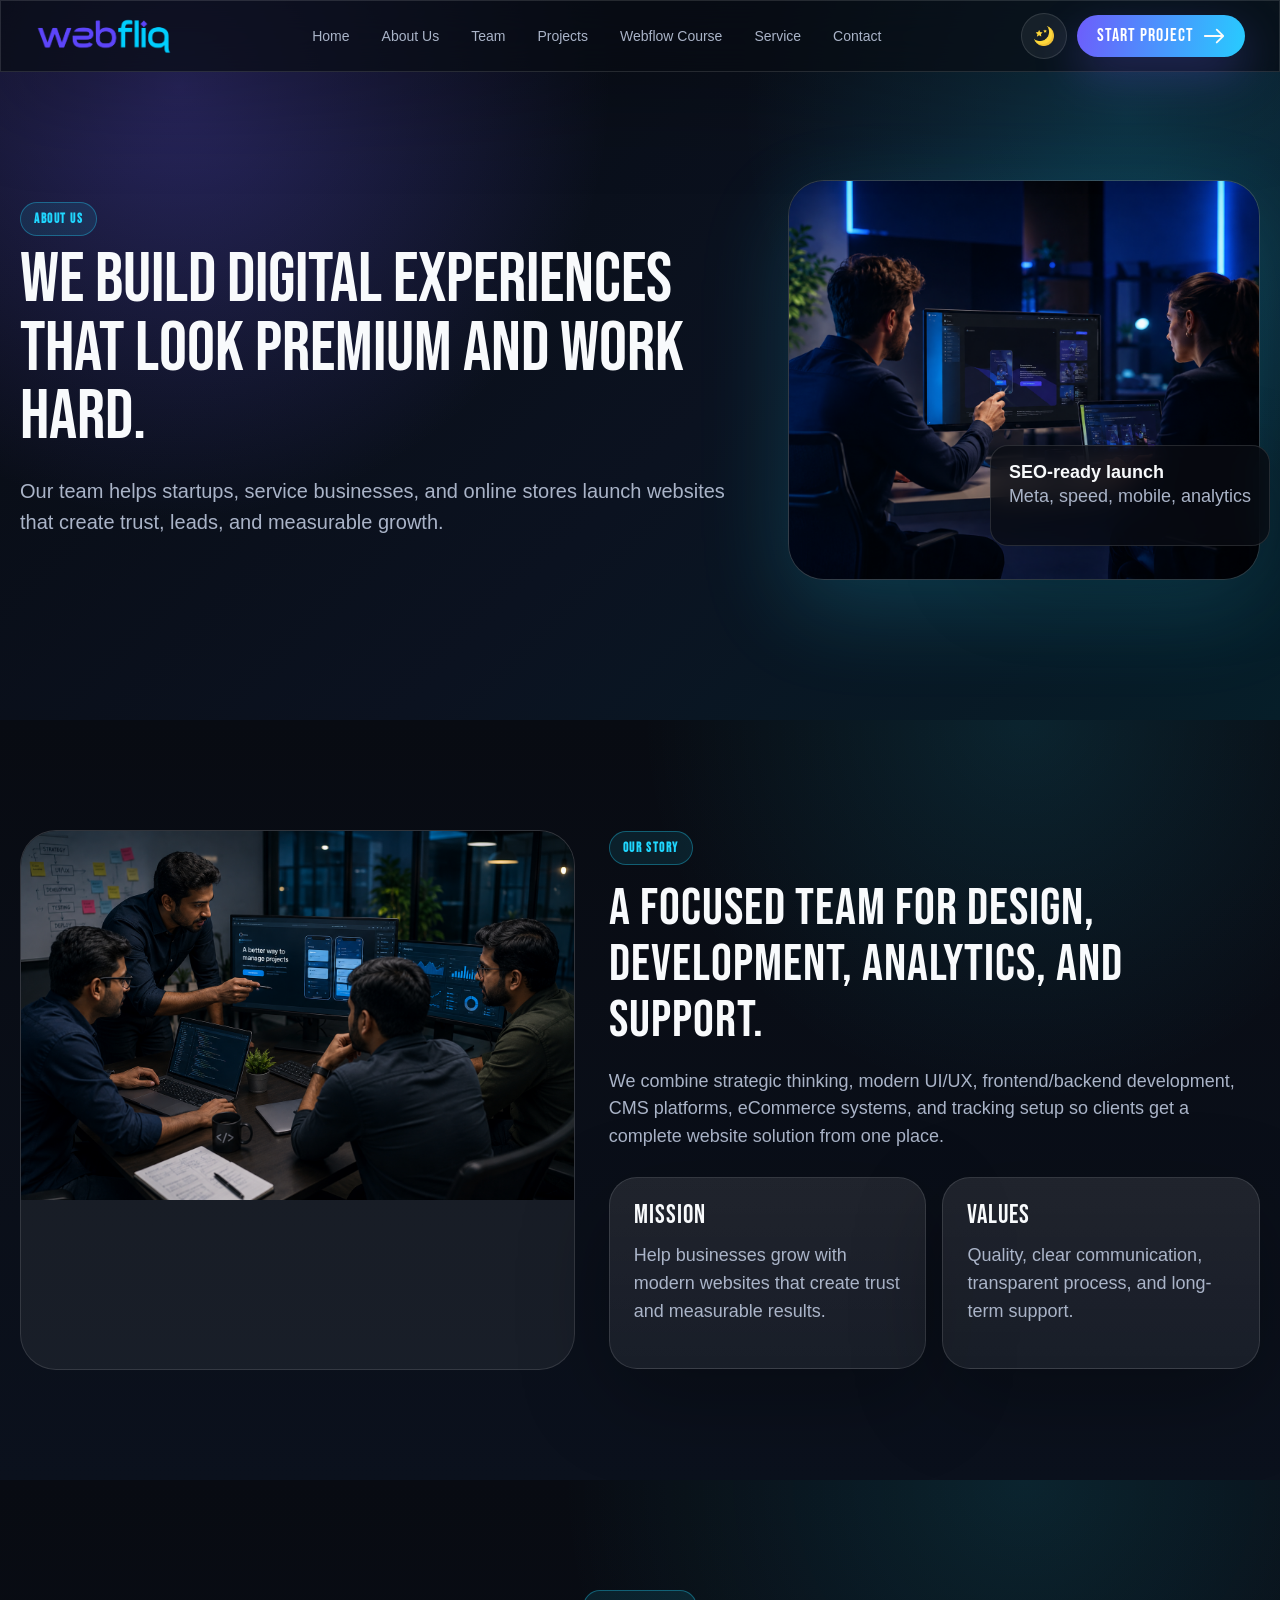
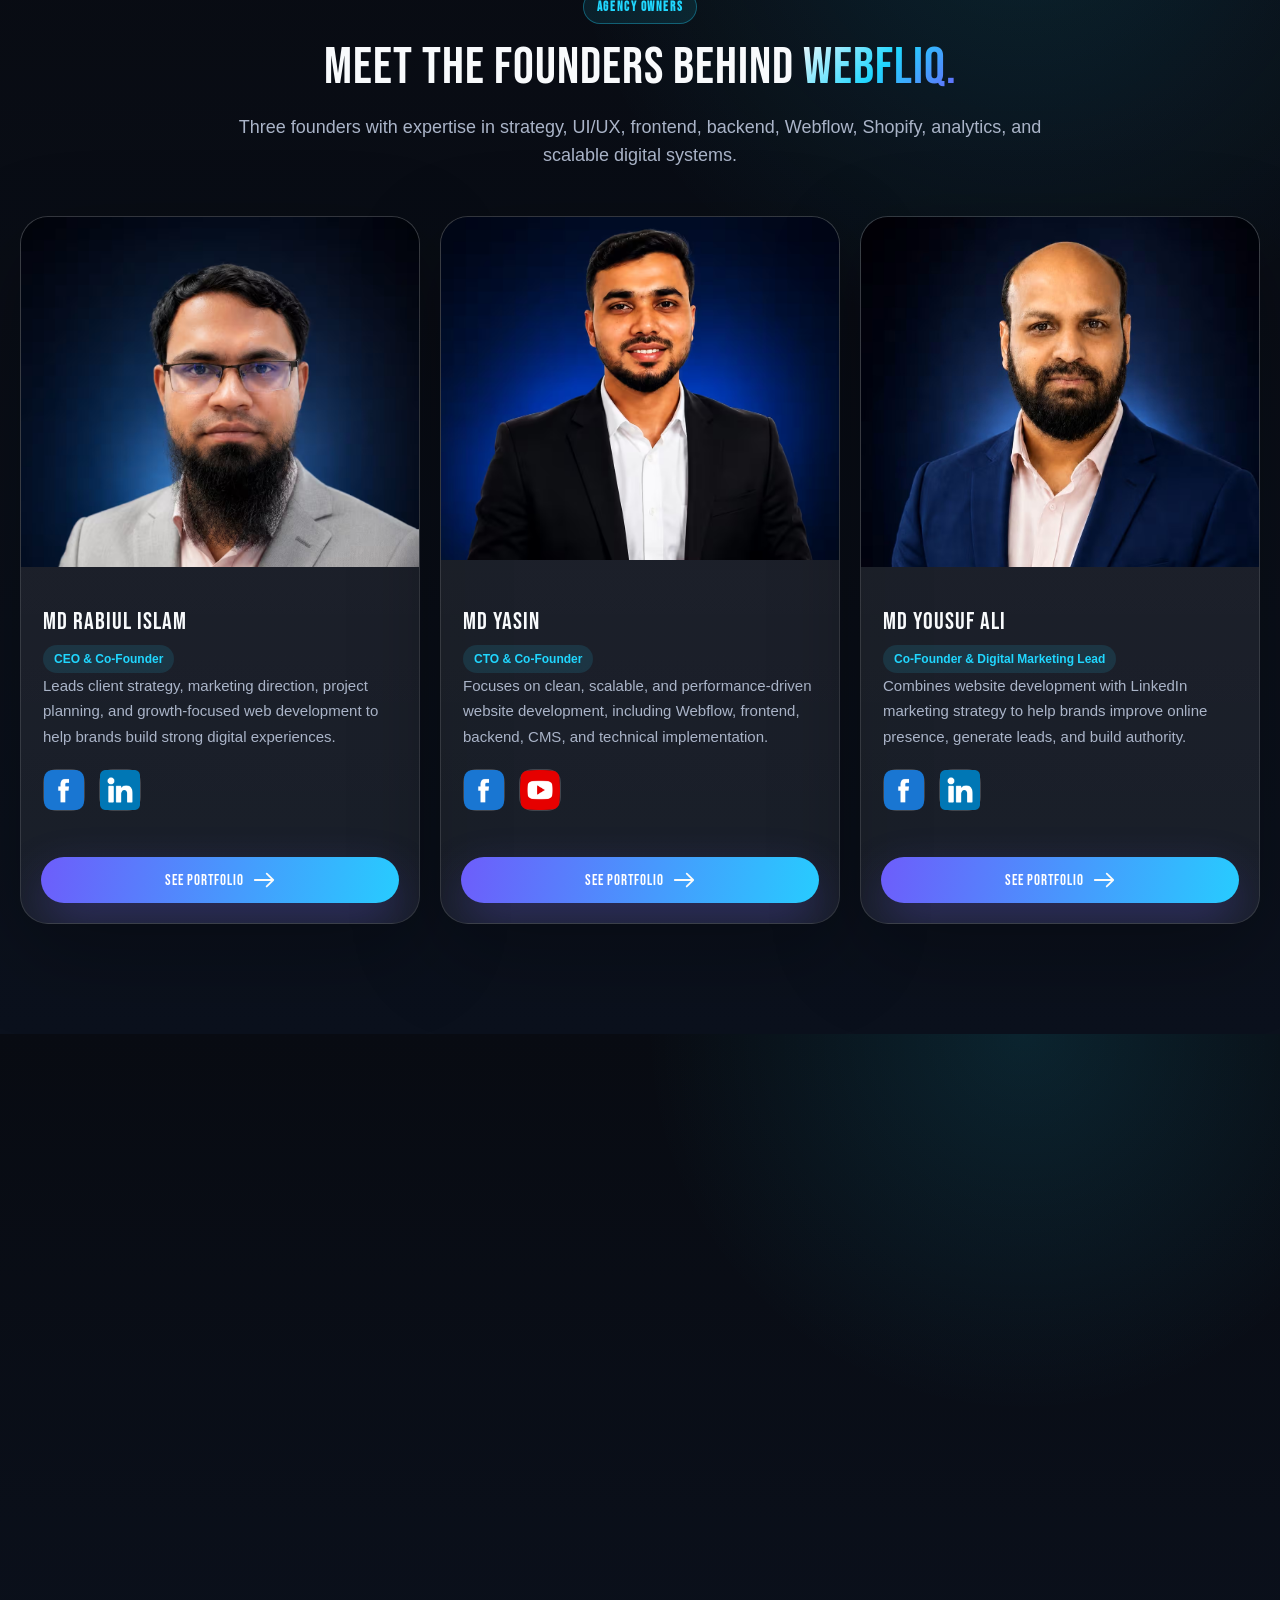
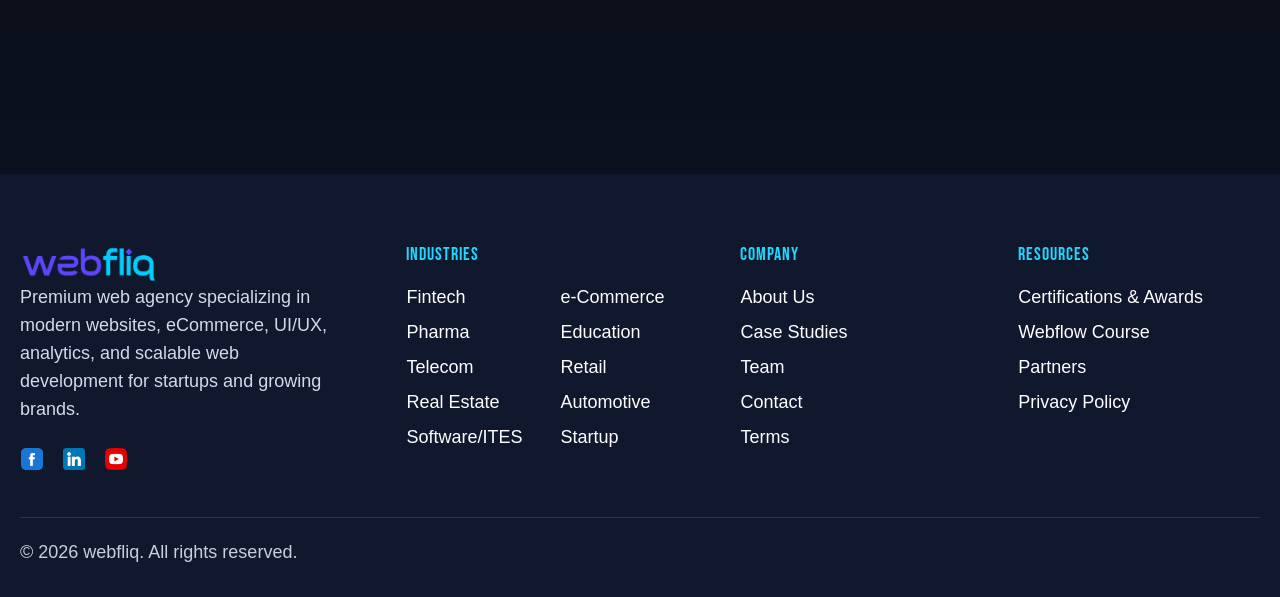
<file: about.html>
<!DOCTYPE html>
<html lang="en" data-theme="dark">

<head>
  <meta charset="UTF-8" />
  <meta name="viewport" content="width=device-width, initial-scale=1.0" />
  <meta http-equiv="X-UA-Compatible" content="IE=edge" />
  <title>About Webfliq | Web Design & Development Agency</title>
  <meta
    name="description"
    content="Learn about Webfliq, a focused web design and development agency helping businesses grow with premium websites, UI/UX, Webflow, Shopify, WordPress, analytics and support."
  />
  <meta
    name="keywords"
    content="about Webfliq, web design agency, web development agency, Webflow agency, Shopify development agency, WordPress development, UI UX design team, website agency"
  />
  <meta name="author" content="Webfliq" />
  <meta name="robots" content="index, follow" />
  <meta name="googlebot" content="index, follow" />
  <link rel="canonical" href="https://webfliq.com/about"/>
  <meta name="theme-color" content="#07111f"/>
  <!-- Favicon -->
  <link rel="icon" href="/favicon.ico" type="image/x-icon" />
  <link rel="icon" type="image/png" sizes="32x32" href="assets/Untitled-2-01.svg"/>
  <link rel="icon" type="image/png" sizes="16x16" href="assets/Untitled-2-01.svg"/>
  <link rel="apple-touch-icon" sizes="180x180" href="assets/logo-180.gif"/>
  <link rel="manifest" href="/site.webmanifest"/>

  <!-- Open Graph -->
  <meta property="og:type" content="website"/>
  <meta property="og:site_name" content="Webfliq"/>
  <meta property="og:url" content="https://webfliq.com/about"/>
  <meta property="og:title" content="About Webfliq | Web Design & Development Agency" />
  <meta
    property="og:description"
    content="Meet Webfliq, a modern website agency focused on design, development, analytics and long-term business growth."
  />
  <!-- Open Graph -->
  <meta property="og:image" content="https://webfliq.com/assets/webfliq-open-graph.jpg" />

  <!-- Twitter/X -->
  <meta name="twitter:card" content="summary_large_image" />
  <meta name="twitter:title" content="About Webfliq | Web Design & Development Agency" />
  <meta
    name="twitter:description"
    content="A focused team for design, development, analytics and support."
  />
  <!-- Twitter/X -->
  <meta name="twitter:image" content="https://webfliq.com/assets/webfliq-open-graph.jpg" />

  <!-- Schema -->
  <script type="application/ld+json">
  {
    "@context": "https://schema.org",
    "@type": "AboutPage",
    "name": "About Webfliq",
    "url": "https://webfliq.com/about",
    "description": "About Webfliq, a web design and development agency specializing in UI/UX, Webflow, Shopify, WordPress, analytics and website support.",
    "publisher": {
      "@type": "Organization",
      "name": "Webfliq",
      "url": "https://webfliq.com",
      "logo": {
        "@type": "ImageObject",
        "url": "https://webfliq.com/assets/webfiq-logo2-01.png"
      }
    }
  }
  </script>

  <!-- Organization Schema -->
  <script type="application/ld+json">
  {
    "@context": "https://schema.org",
    "@type": "ProfessionalService",
    "name": "Webfliq",
    "url": "https://webfliq.com",
    "logo": "https://webfliq.com/assets/webfiq-logo2-01.png",
    "image": "https://webfliq.com/assets/webfliq-open-graph.jpg",
    "description": "Webfliq helps startups, service businesses and online stores launch premium websites that create trust, leads and measurable growth.",
    "areaServed": "Worldwide",
    "priceRange": "$$",
    "serviceType": [
      "Web Design",
      "Web Development",
      "UI/UX Design",
      "Webflow Development",
      "Shopify Development",
      "WordPress Development",
      "Analytics Setup",
      "Website Support"
    ]
  }
  </script>
    <link rel="preconnect" href="https://fonts.googleapis.com">
    <link rel="preconnect" href="https://fonts.gstatic.com" crossorigin>
    <link href="https://fonts.googleapis.com/css2?family=Anton&family=Bebas+Neue&display=swap" rel="stylesheet">

    <link rel="stylesheet" href="style.css" />
</head>
<body>
    <div data-component="navbar"></div>
    <main>
        <section class="page-hero">
            <div class="container">
                <div class="hero-grid">
                    <div class="reveal reveal-left hero-left active"><span class="eyebrow">About us</span>
                        <h1>We build digital experiences that look premium and work hard.</h1>
                        <p class="lead">Our team helps startups, service businesses, and online stores launch websites that
                            create trust, leads, and measurable growth.</p>
                    </div>
                <div class="hero-media reveal reveal-right active">
                    <div class="hero-image-card">
                        <div class="hero-slider">
                            
                            <img src="assets/about-slider-image-1.png" alt="Agency workspace">
                            <img src="assets/about-slider-image-2.png" alt="Creative team meeting">
                            <img src="assets/about-slider-image-3.png" alt="Agency team collaborating">
                            <img src="assets/about-slider-image-4.png" alt="Agency workspace">
                            <img src="assets/about-slider-image-5.png" alt="Creative team meeting">
                        </div>
                    </div>
                    <div class="float-badge"><strong>SEO-ready launch</strong>
                        <p>Meta, speed, mobile, analytics</p>
                    </div>
                </div>
                </div>
            </div>
        </section>
        <section class="section-gradient">
            <div class="container about-grid">
                <div class="about-image reveal reveal-left"><img src="assets/about-protfolio.png"
                        alt="Creative team working"></div>
                <div class="reveal reveal-right"><span class="eyebrow">Our story</span>
                    <h2>A focused team for design, development, analytics, and support.</h2>
                    <p>We combine strategic thinking, modern UI/UX, frontend/backend development, CMS platforms,
                        eCommerce systems, and tracking setup so clients get a complete website solution from one place.
                    </p>
                    <div class="about-cards">
                        <div class="card">
                            <h3>Mission</h3>
                            <p>Help businesses grow with modern websites that create trust and measurable results.</p>
                        </div>
                        <div class="card">
                            <h3>Values</h3>
                            <p>Quality, clear communication, transparent process, and long-term support.</p>
                        </div>
                    </div>
                </div>
            </div>
        </section>
        <section class="section-gradient">
            <div class="container">

                <div class="section-header reveal reveal-up center">
                    <span class="eyebrow">Agency Owners</span>

                    <h2>
                        Meet the founders behind
                        <span class="gradient-text">webfliq.</span>
                    </h2>

                    <p>
                        Three founders with expertise in strategy, UI/UX, frontend,
                        backend, Webflow, Shopify, analytics, and scalable digital systems.
                    </p>
                </div>

                <div class="founders-grid">

                    <!-- Founder 1 -->
                    <article class="team-card reveal reveal-up">
                        <div class="founder-card-top-wrap">
                            <div class="team-image founder-profile">
                                <img src="assets/md-rabiul-islam-profile.avif" alt="md-rabiul-islam">
                            </div>

                            <div class="team-content">

                                <h3>Md Rabiul Islam</h3>

                                <span class="tag">
                                    CEO & Co-Founder
                                </span>

                                <p>
                                    Leads client strategy, marketing direction, project planning, and growth-focused web development to help brands build strong digital experiences.
                                </p>

                                <!-- SOCIAL LINKS -->
                                <div class="founder-socials">

                                    <!-- Facebook -->
                                    <a href="https://www.facebook.com/md.robeul.1" target="_blank" class="founder-social"
                                        aria-label="Facebook">
                                        <img class="theme-icon theme-icon-dark" src="assets/facebook-light.png" alt="Facebook Icon"><img class="theme-icon theme-icon-light" src="assets/facebook-black.png" alt="Facebook Icon">
                                    </a>

                                    <!-- LinkedIn -->
                                    <a href="https://www.linkedin.com/in/md-rabiul-islam-045a9b422" target="_blank" class="founder-social"
                                        aria-label="LinkedIn">
                                        <img class="theme-icon theme-icon-dark" src="assets/linkedin-white.png" alt="LinkedIn Icon"><img class="theme-icon theme-icon-light" src="assets/linkedin-black.png" alt="LinkedIn Icon">
                                    </a>

                                </div>
                            </div>

                            <!-- PORTFOLIO BUTTON -->
                             <div class="founder-btn-wrap">
                                <a href="https://webfliq.com" target="_blank" class="btn btn-primary founder-btn">
                                See Portfolio

                                <img class="btn-icon" src="assets/next-arrow-light.svg" alt="Arrow Icon">
                            </a>
                             </div>
                            

                        </div>
                    </article>

                    <!-- Founder 2 -->
                    <article class="team-card reveal reveal-up founder-card-pd">
                        <div class="founder-card-top-wrap">
                            <div class="team-image founder-profile">
                                <img src="assets/Yasin Protfolio images.avif" alt="Md Yasin">
                            </div>

                            <div class="team-content">

                                <h3>Md Yasin</h3>

                                <span class="tag">
                                    CTO & Co-Founder
                                </span>

                                <p>
                                    Focuses on clean, scalable, and performance-driven website development, including Webflow, frontend, backend, CMS, and technical implementation.
                                </p>

                                <!-- SOCIAL LINKS -->
                                <div class="founder-socials">

                                    <!-- Facebook -->
                                    <a href="https://www.facebook.com/md.yasinhossain.5245" target="_blank" class="founder-social"
                                        aria-label="Facebook">
                                        <img class="theme-icon theme-icon-dark" src="assets/facebook-light.png" alt="Facebook Icon"><img class="theme-icon theme-icon-light" src="assets/facebook-black.png" alt="Facebook Icon">
                                    </a>

                                    <!-- LinkedIn -->
                                    <a href="https://www.youtube.com/@YasinStack" target="_blank" class="founder-social"
                                        aria-label="Youtube">
                                        <img class="theme-icon theme-icon-dark" src="assets/youtube.png" alt="Youtube Icon"><img class="theme-icon theme-icon-light" src="assets/youtube.png" alt="Youtube Icon">
                                    </a>

                                </div>
                            </div>

                        
                            </div>
                            <!-- PORTFOLIO BUTTON -->
                            <div class="founder-btn-wrap">
                                <a href="https://imyasin.dev" target="_blank" class="btn btn-primary founder-btn">
                                See Portfolio

                                <img class="btn-icon" src="assets/next-arrow-light.svg" alt="Arrow Icon">
                            </a>
                            </div>

                        
                    </article>

                    <!-- Founder 3 -->
                    <article class="team-card reveal reveal-up">
                        <div class="founder-card-top-wrap">
                            <div class="team-image founder-profile">
                                <img src="assets/md-yousuf-ali-profile-image.jpg" alt="Founder 1">
                            </div>

                            <div class="team-content">

                                <h3>Md Yousuf Ali</h3>

                                <span class="tag">
                                    Co-Founder & Digital Marketing Lead
                                </span>

                                <p>
                                    Combines website development with LinkedIn marketing strategy to help brands improve online presence, generate leads, and build authority.
                                </p>

                                <!-- SOCIAL LINKS -->
                                <div class="founder-socials">

                                    <!-- Facebook -->
                                    <a href="https://www.facebook.com/kuyousuf" target="_blank" class="founder-social"
                                        aria-label="Facebook">
                                        <img class="theme-icon theme-icon-dark" src="assets/facebook-light.png" alt="Facebook Icon"><img class="theme-icon theme-icon-light" src="assets/facebook-black.png" alt="Facebook Icon">
                                    </a>

                                    <!-- LinkedIn -->
                                    <a href="https://linkedin.com/" target="_blank" class="founder-social"
                                        aria-label="LinkedIn">
                                        <img class="theme-icon theme-icon-dark" src="assets/linkedin-white.png" alt="LinkedIn Icon"><img class="theme-icon theme-icon-light" src="assets/linkedin-black.png" alt="LinkedIn Icon">
                                    </a>

                                </div>
                                </div>
                            <!-- PORTFOLIO BUTTON -->
                             <div class="founder-btn-wrap">
                                <a href="https://webfliq.com" target="_blank" class="btn btn-primary founder-btn">
                                See Portfolio

                                <img class="btn-icon" src="assets/next-arrow-light.svg" alt="Arrow Icon">
                                </a>
                             </div>
                            

                        </div>
                    </article>

                </div>
            </div>
        </section>
    </main>
    <div data-component="faq"></div>
    <div data-component="footer"></div>
    <script src="main.js"></script>
</body>


</html>
</file>
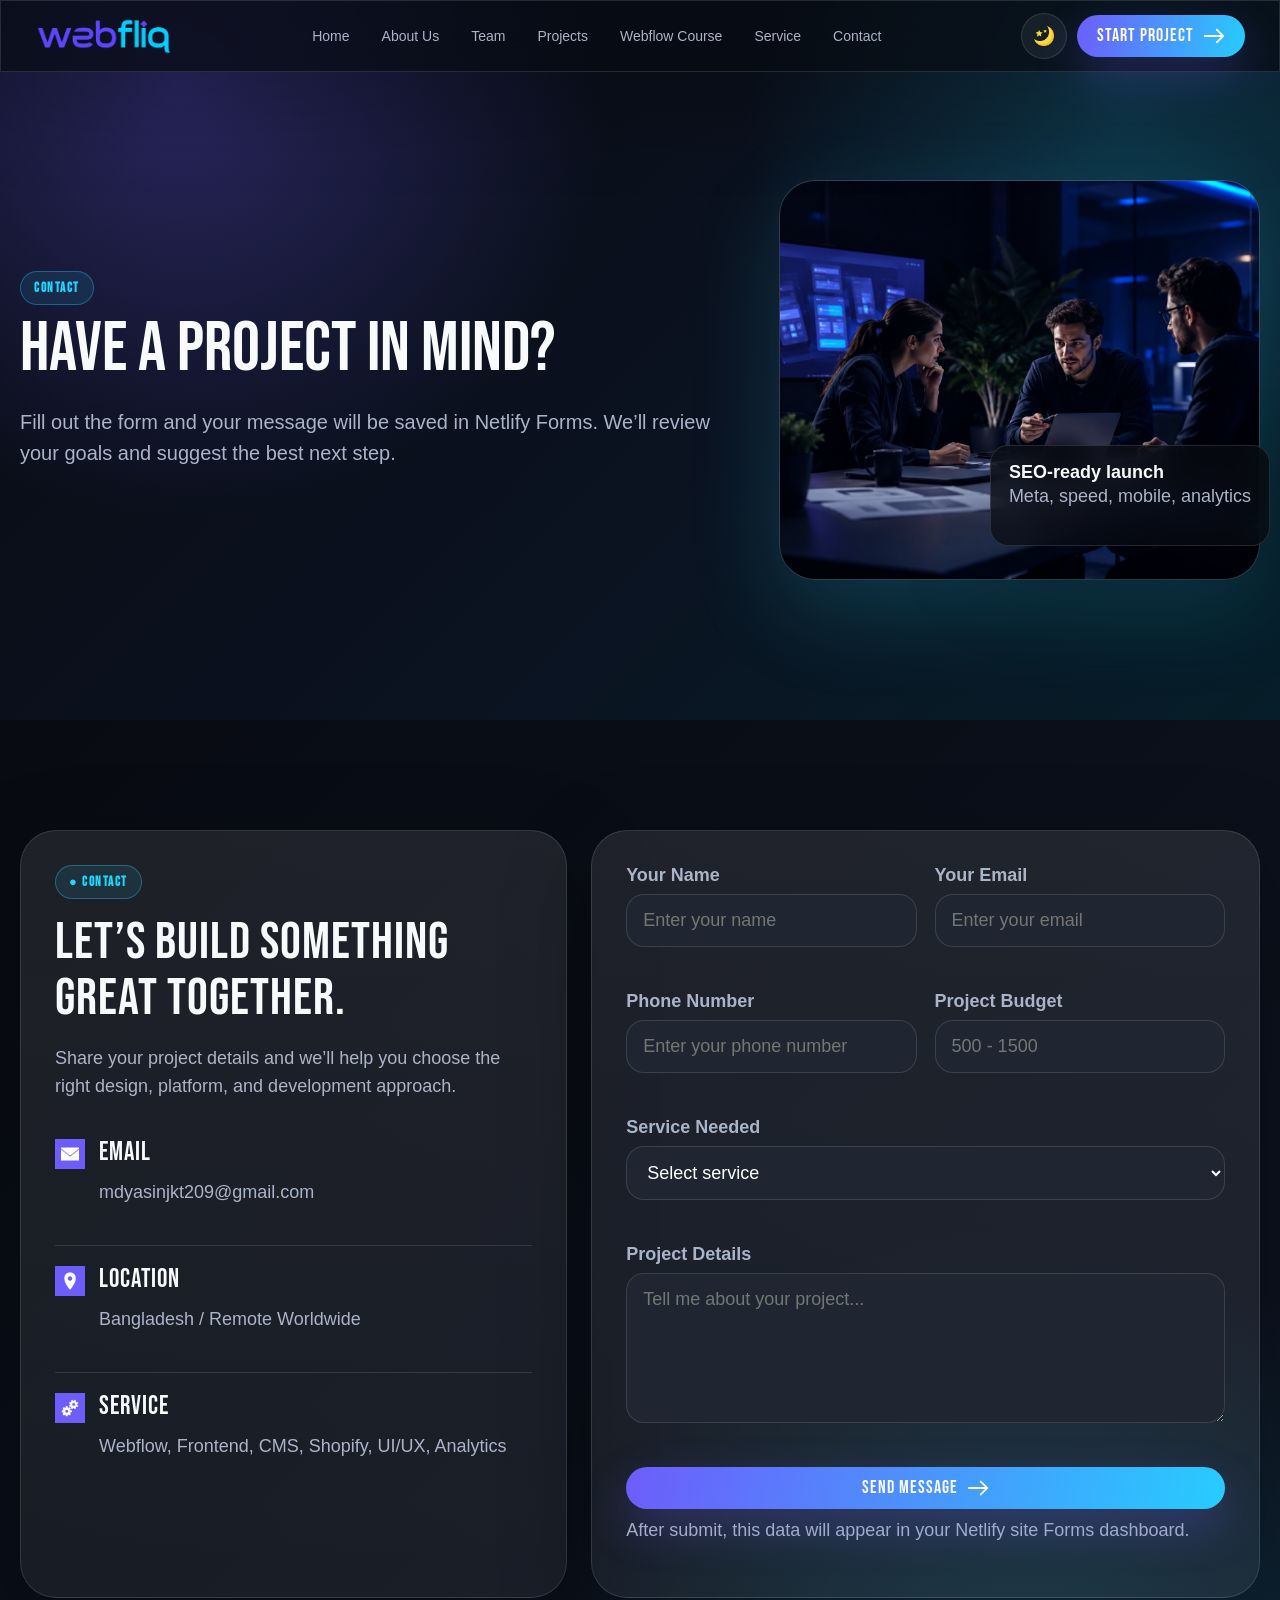
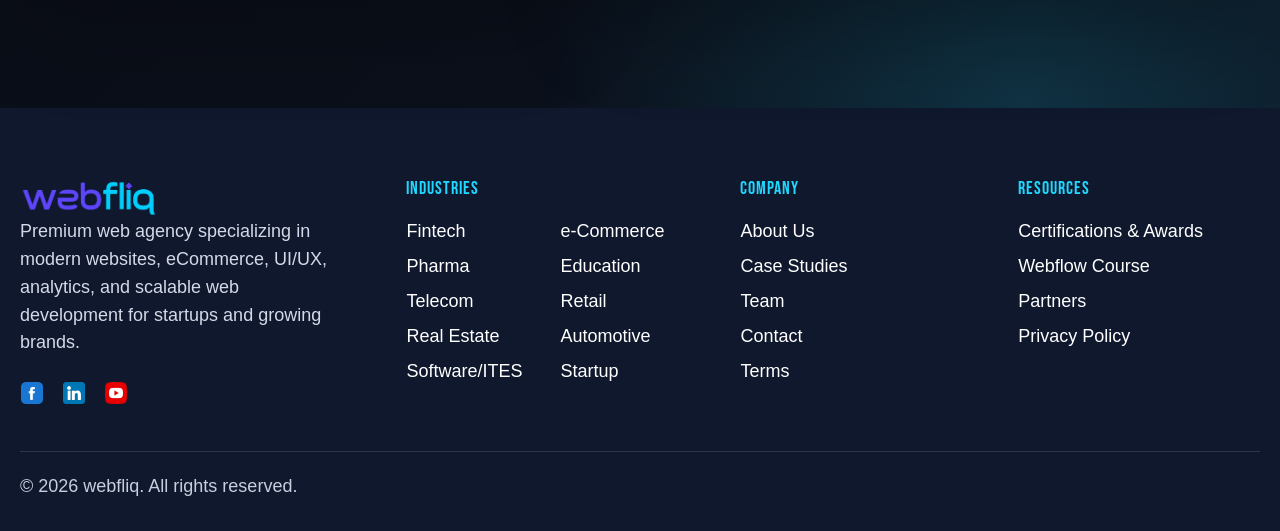
<file: contact.html>
<!DOCTYPE html>
<html lang="en" data-theme="dark">

<head>
  <meta charset="UTF-8" />
  <meta name="viewport" content="width=device-width, initial-scale=1.0" />
  <meta http-equiv="X-UA-Compatible" content="IE=edge" />
  <title>Contact Webfliq | Start Your Website Project</title>
  <meta
    name="description"
    content="Contact Webfliq to discuss your website project. Get help with Webflow, Shopify, WordPress, UI/UX, frontend development, analytics and custom web solutions."
  />
  <meta
    name="keywords"
    content="contact Webfliq, start website project, hire webflow developer, hire shopify developer, website development quote, web design consultation, custom website project"
  />
  <meta name="author" content="Webfliq" />
  <meta name="robots" content="index, follow" />
  <meta name="googlebot" content="index, follow" />
  <link rel="canonical" href="https://webfliq.com/contact" />
  <meta name="theme-color" content="#07111f" />
  <!-- Favicon -->
  <link rel="icon" href="/favicon.ico" type="image/x-icon" />
  <link rel="icon" type="image/png" sizes="32x32" href="assets/Untitled-2-01.svg"/>
  <link rel="icon" type="image/png" sizes="16x16" href="assets/Untitled-2-01.svg"/>
  <link rel="apple-touch-icon" sizes="180x180" href="assets/logo-180.gif"/>
  <link rel="manifest" href="/site.webmanifest" />
  <!-- Open Graph -->
  <meta property="og:type" content="website" />
  <meta property="og:site_name" content="Webfliq" />
  <meta property="og:url" content="https://webfliq.com/contact" />
  <meta property="og:title" content="Contact Webfliq | Start Your Website Project" />
  <meta
    property="og:description"
    content="Have a project in mind? Contact Webfliq for Webflow, Shopify, WordPress, UI/UX and custom website development services."
  />
  <!-- Open Graph -->
  <meta property="og:image" content="https://webfliq.com/assets/webfliq-open-graph.jpg" />
  <!-- Twitter/X -->
  <meta name="twitter:card" content="summary_large_image" />
  <meta name="twitter:title" content="Contact Webfliq | Start Your Website Project" />
  <meta
    name="twitter:description"
    content="Let’s build something great together. Start your website project with Webfliq."
  />
  <!-- Twitter/X -->
  <meta name="twitter:image" content="https://webfliq.com/assets/webfliq-open-graph.jpg" />
  <!-- Contact Page Schema -->
  <script type="application/ld+json">
  {
    "@context": "https://schema.org",
    "@type": "ContactPage",
    "name": "Contact Webfliq",
    "url": "https://webfliq.com/contact",
    "description": "Contact Webfliq to start a website design, development, Webflow, Shopify, WordPress, UI/UX, analytics or custom web development project.",
    "mainEntity": {
      "@type": "ProfessionalService",
      "name": "Webfliq",
      "url": "https://webfliq.com",
      "email": "mdyasinkjt209@gmail.com",
      "areaServed": "Worldwide",
      "address": {
        "@type": "PostalAddress",
        "addressCountry": "BD",
        "addressLocality": "Bangladesh"
      },
      "serviceType": [
        "Webflow Development",
        "Shopify Development",
        "WordPress Development",
        "UI/UX Design",
        "Frontend Development",
        "Analytics Setup",
        "Custom Web Development"
      ]
    }
  }
  </script>
    <link rel="preconnect" href="https://fonts.googleapis.com">
    <link rel="preconnect" href="https://fonts.gstatic.com" crossorigin>
    <link href="https://fonts.googleapis.com/css2?family=Anton&family=Bebas+Neue&display=swap" rel="stylesheet">
    <link rel="stylesheet" href="style.css" />
</head>

<body>
    <div data-component="navbar"></div>
    <main>
        <section class="page-hero">
            <div class="container hero-grid">
                <div class="reveal reveal-left active"><span class="eyebrow">Contact</span>
                    <h1>Have a project in mind?</h1>
                    <p class="lead">Fill out the form and your message will be saved in Netlify Forms. We’ll review your goals
                        and suggest the best next step.</p>
                </div>
                <div class="hero-media reveal reveal-right active">
                    <div class="hero-image-card">
                        <div class="hero-slider">
                            <img src="assets/contact-slider-image-1.png" alt="Agency team collaborating">
                            <img src="assets/contact-slider-image-2.png" alt="Agency team collaborating">
                            <img src="assets/contact-slider-image-3.png" alt="Agency team collaborating">
                            <img src="assets/contact-slider-image-4.png" alt="Agency team collaborating">
                            <img src="assets/contact-slider-image-5.png" alt="Agency team collaborating">
                        </div>
                    </div>
                    <div class="float-badge"><strong>SEO-ready launch</strong>
                        <p>Meta, speed, mobile, analytics</p>
                    </div>
                </div>
            </div>
        </section>
        <section class="contact-section">
            <div class="container contact-box">
                <div class="contact-info-panel reveal reveal-left"><span class="eyebrow">● Contact</span>
                    <h2>Let’s build something great together.</h2>
                    <p>Share your project details and we’ll help you choose the right design, platform, and development
                        approach.</p>
                    <div class="info-row">
                        <div class="info-icon"><img src="assets/email.png" alt="Email icon"></div>
                        <div>
                            <h3>Email</h3>
                            <p>mdyasinjkt209@gmail.com</p>
                        </div>
                    </div>
                    <div class="info-row">
                        <div class="info-icon"><img src="assets/location.png" alt="Location icon"></div>
                        <div>
                            <h3>Location</h3>
                            <p>Bangladesh / Remote Worldwide</p>
                        </div>
                    </div>
                    <div class="info-row">
                        <div class="info-icon"><img src="assets/services.png" alt="Service icon"></div>
                        <div>
                            <h3>Service</h3>
                            <p>Webflow, Frontend, CMS, Shopify, UI/UX, Analytics</p>
                        </div>
                    </div>
                </div>
                <form
                    class="form-panel reveal reveal-right"
                    name="contact"
                    method="POST"
                    action="/thank-you"
                    data-netlify="true"
                    netlify
                    netlify-honeypot="bot-field"
                    class="form-panel reveal reveal-right"
                    >
                    <input type="hidden" name="form-name" value="contact">

                    <p class="hidden-field">
                        <label>Don’t fill this out if you’re human:
                        <input name="bot-field">
                        </label>
                    </p>

                    <div class="form-grid">
                        <div class="field">
                        <label for="name">Your Name</label>
                        <input id="name" name="name" type="text" placeholder="Enter your name" required>
                        <span class="error" data-error="name"></span>
                        </div>

                        <div class="field">
                        <label for="email">Your Email</label>
                        <input id="email" name="email" type="email" placeholder="Enter your email" required>
                        <span class="error" data-error="email"></span>
                        </div>

                        <div class="field">
                        <label for="phone">Phone Number</label>
                        <input id="phone" name="phone" type="tel" inputmode="tel" placeholder="Enter your phone number">
                        <span class="error" data-error="phone"></span>
                        </div>

                        <div class="field">
                        <label for="budget">Project Budget</label>
                        <input id="budget" name="budget" type="text" inputmode="numeric" placeholder="500 - 1500">
                        <span class="error" data-error="budget"></span>
                        </div>

                        <div class="field full">
                        <label for="service">Service Needed</label>
                        <select id="service" name="service" required>
                            <option value="">Select service</option>
                            <option>Webflow Development</option>
                            <option>Frontend Development</option>
                            <option>Backend Development</option>
                            <option>WordPress Website</option>
                            <option>Wix Website</option>
                            <option>Shopify Store</option>
                            <option>UI/UX Design</option>
                            <option>Google Analytics Setup</option>
                        </select>
                        <span class="error" data-error="service"></span>
                        </div>

                        <div class="field full">
                        <label for="message">Project Details</label>
                        <textarea id="message" name="message" placeholder="Tell me about your project..." required></textarea>
                        <span class="error" data-error="message"></span>
                        </div>

                        <div class="field full">
                        <button class="btn btn-primary" type="submit">
                            Send Message
                            <img class="btn-icon" src="assets/next-arrow-light.svg" alt="">
                        </button>

                        <p>After submit, this data will appear in your Netlify site Forms dashboard.</p>
                        </div>
                    </div>
                    </form>
            </div>
        </section>
    </main>
    <div data-component="footer"></div>
    <script src="main.js"></script>
</body>

</html>
</file>
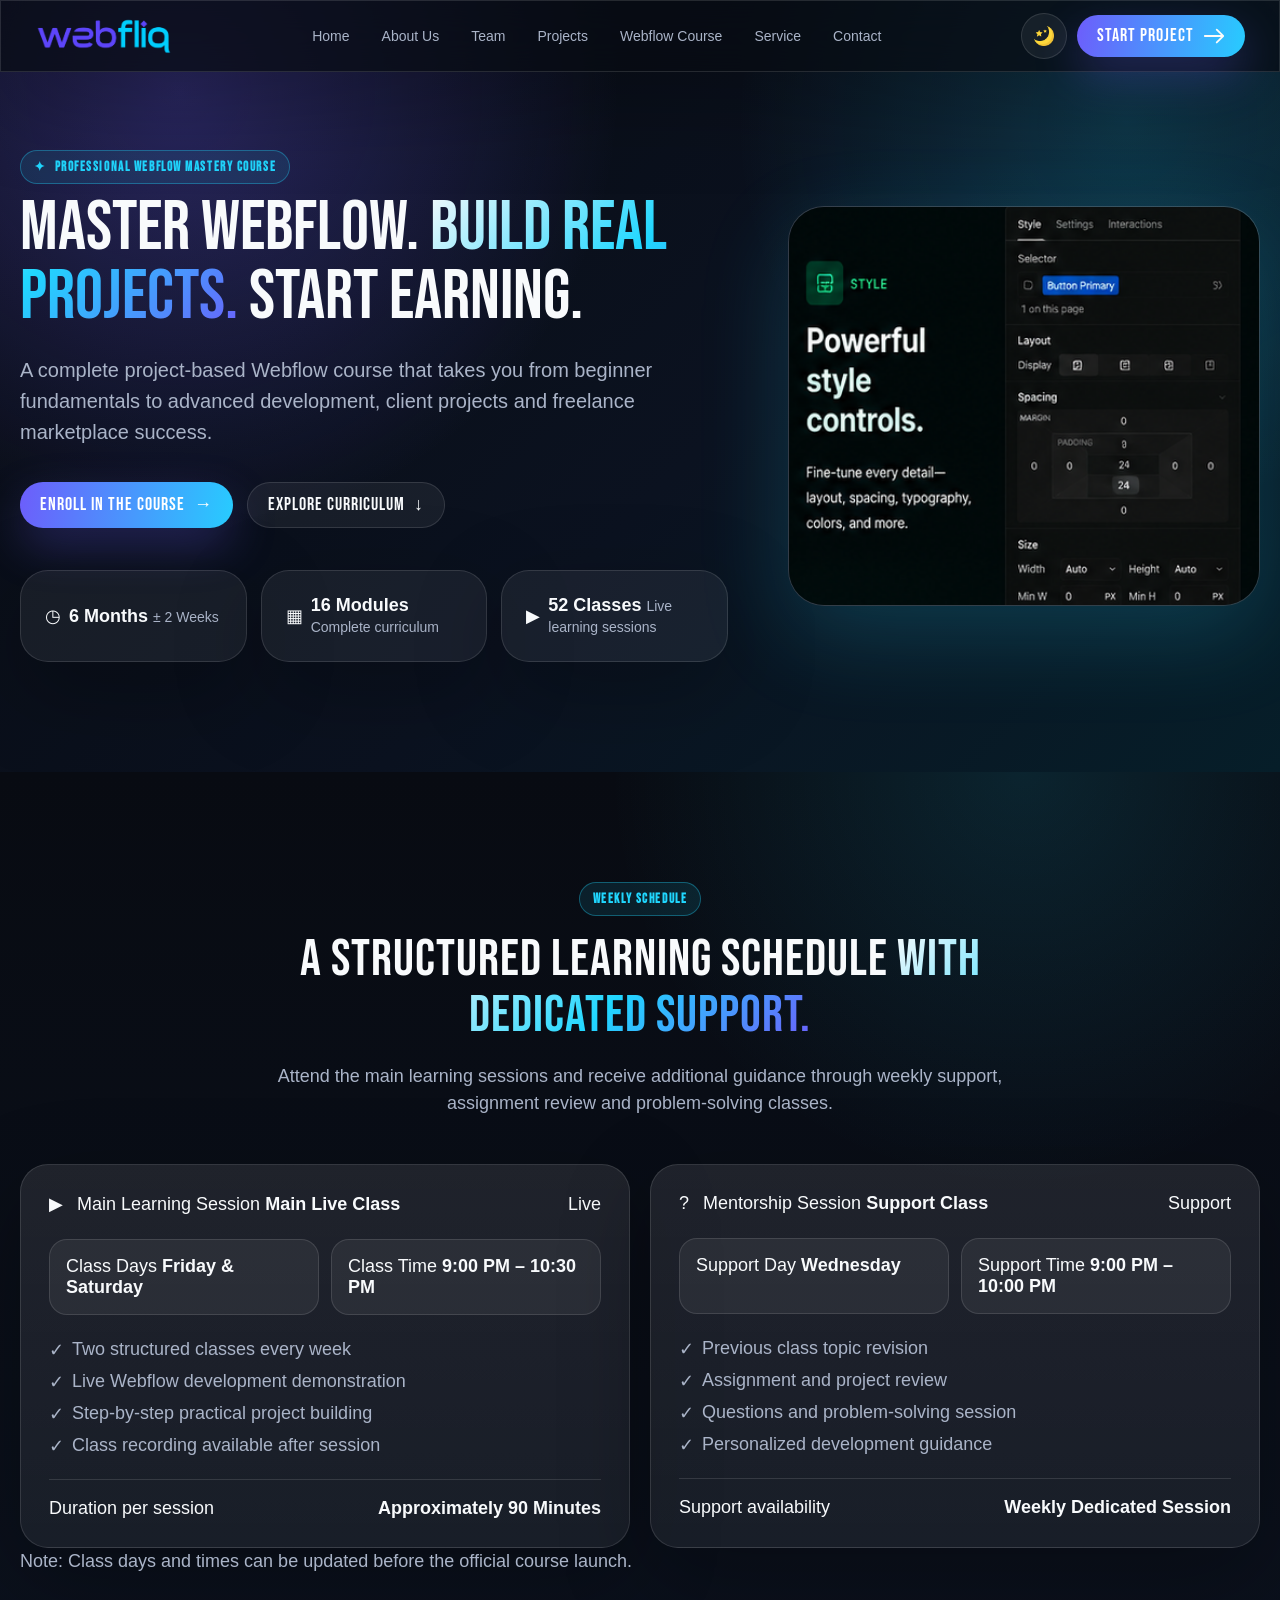
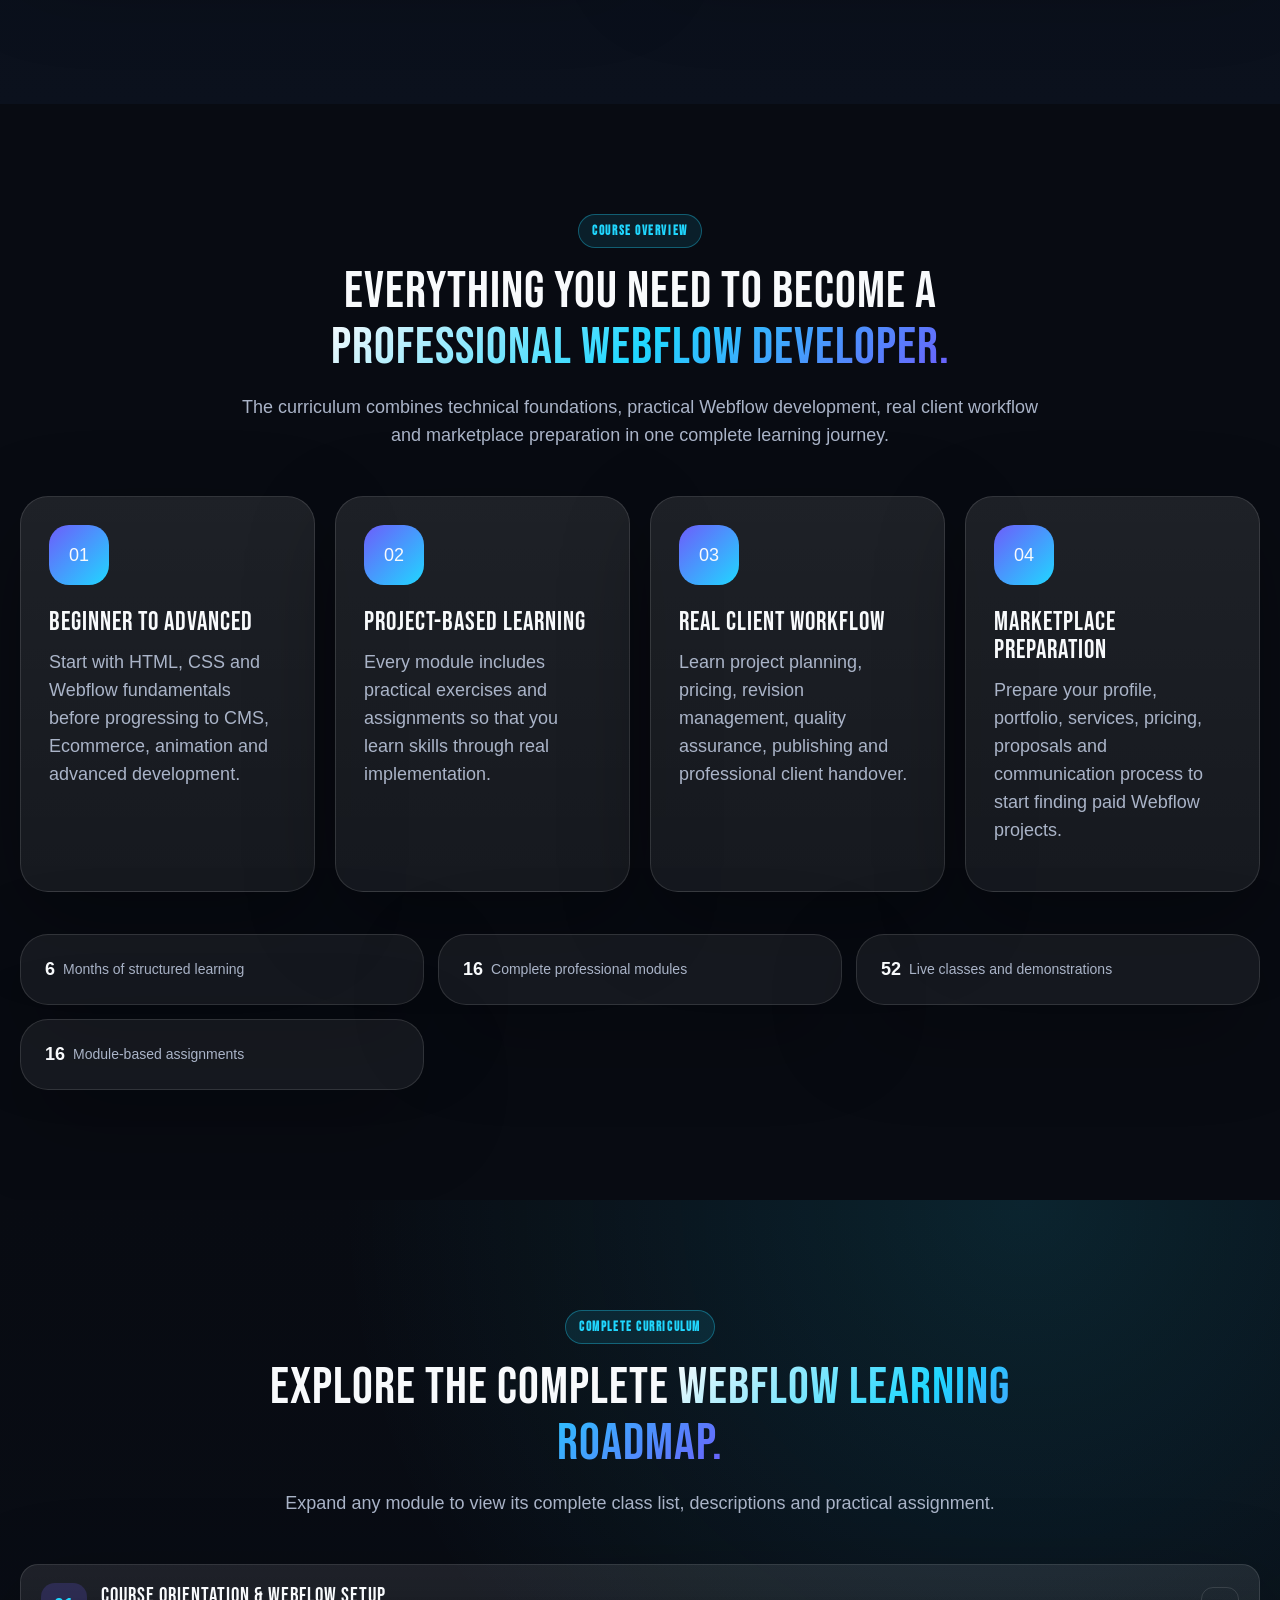
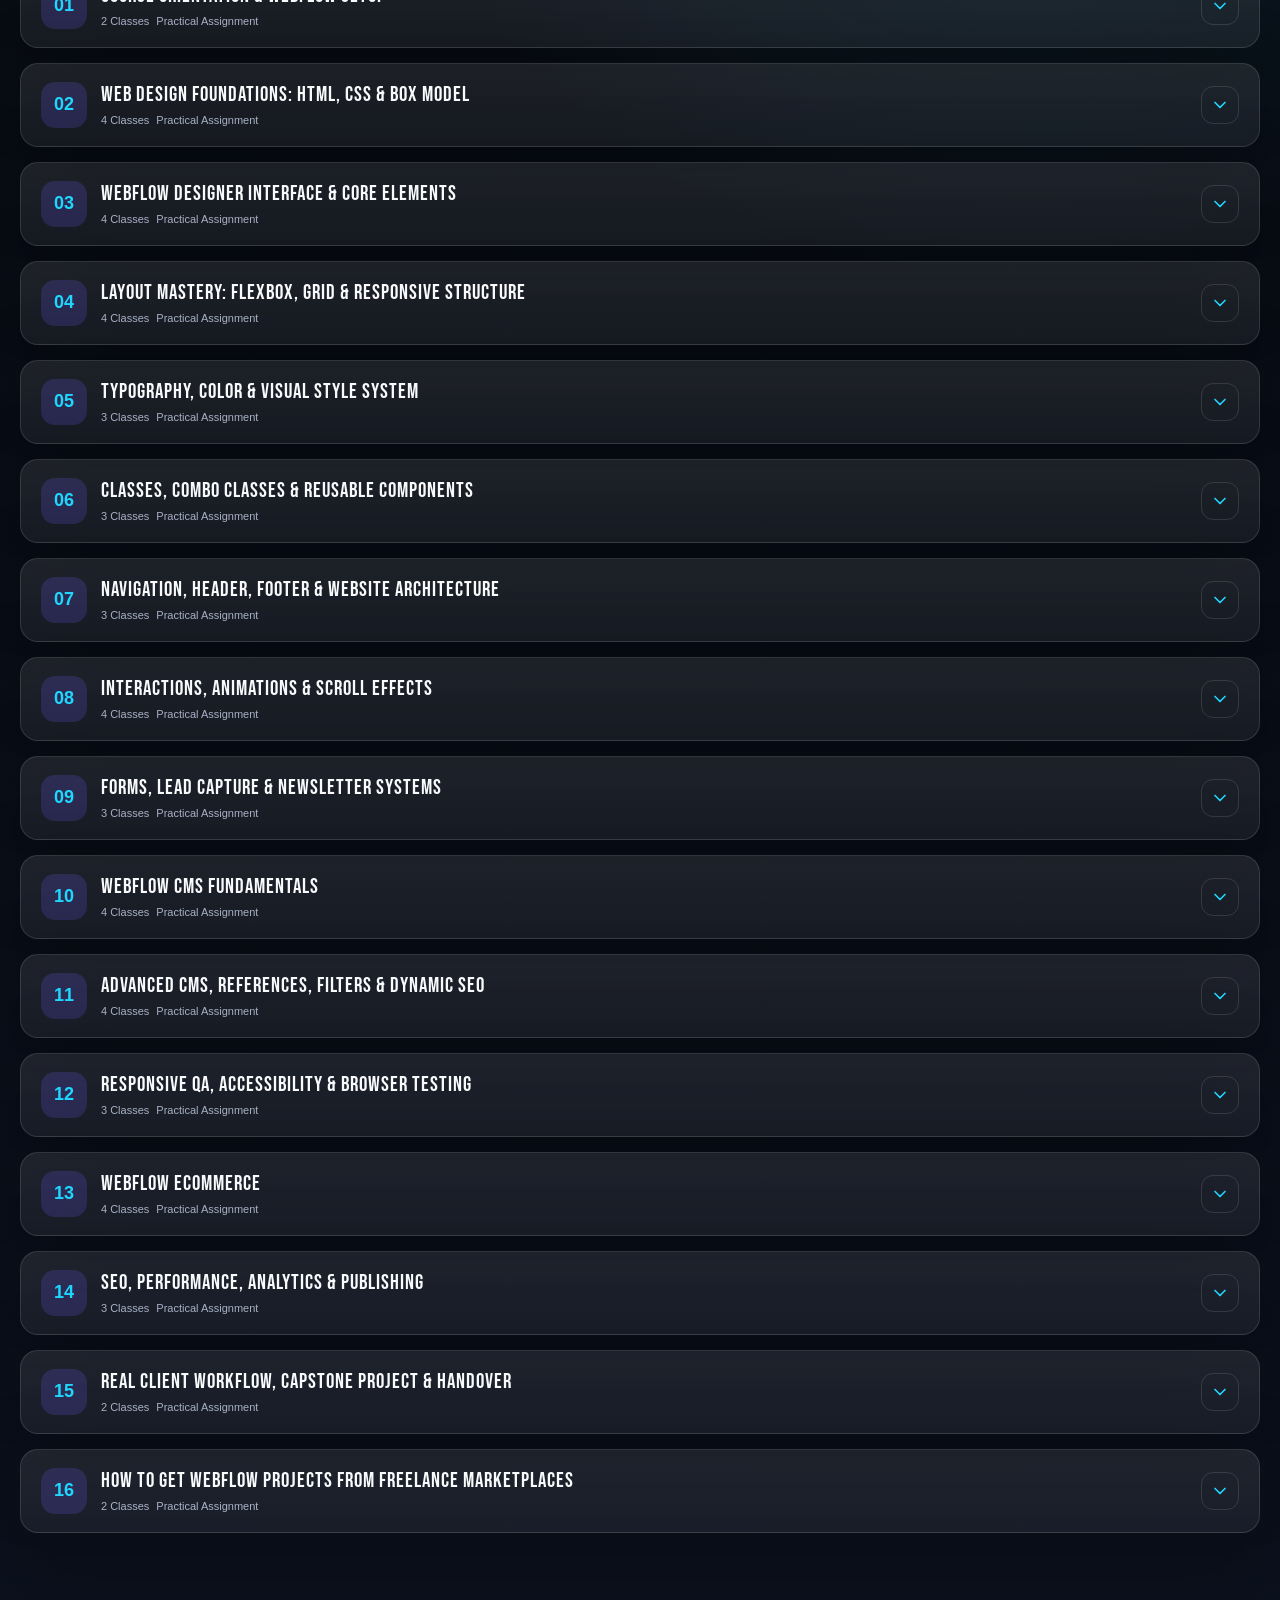
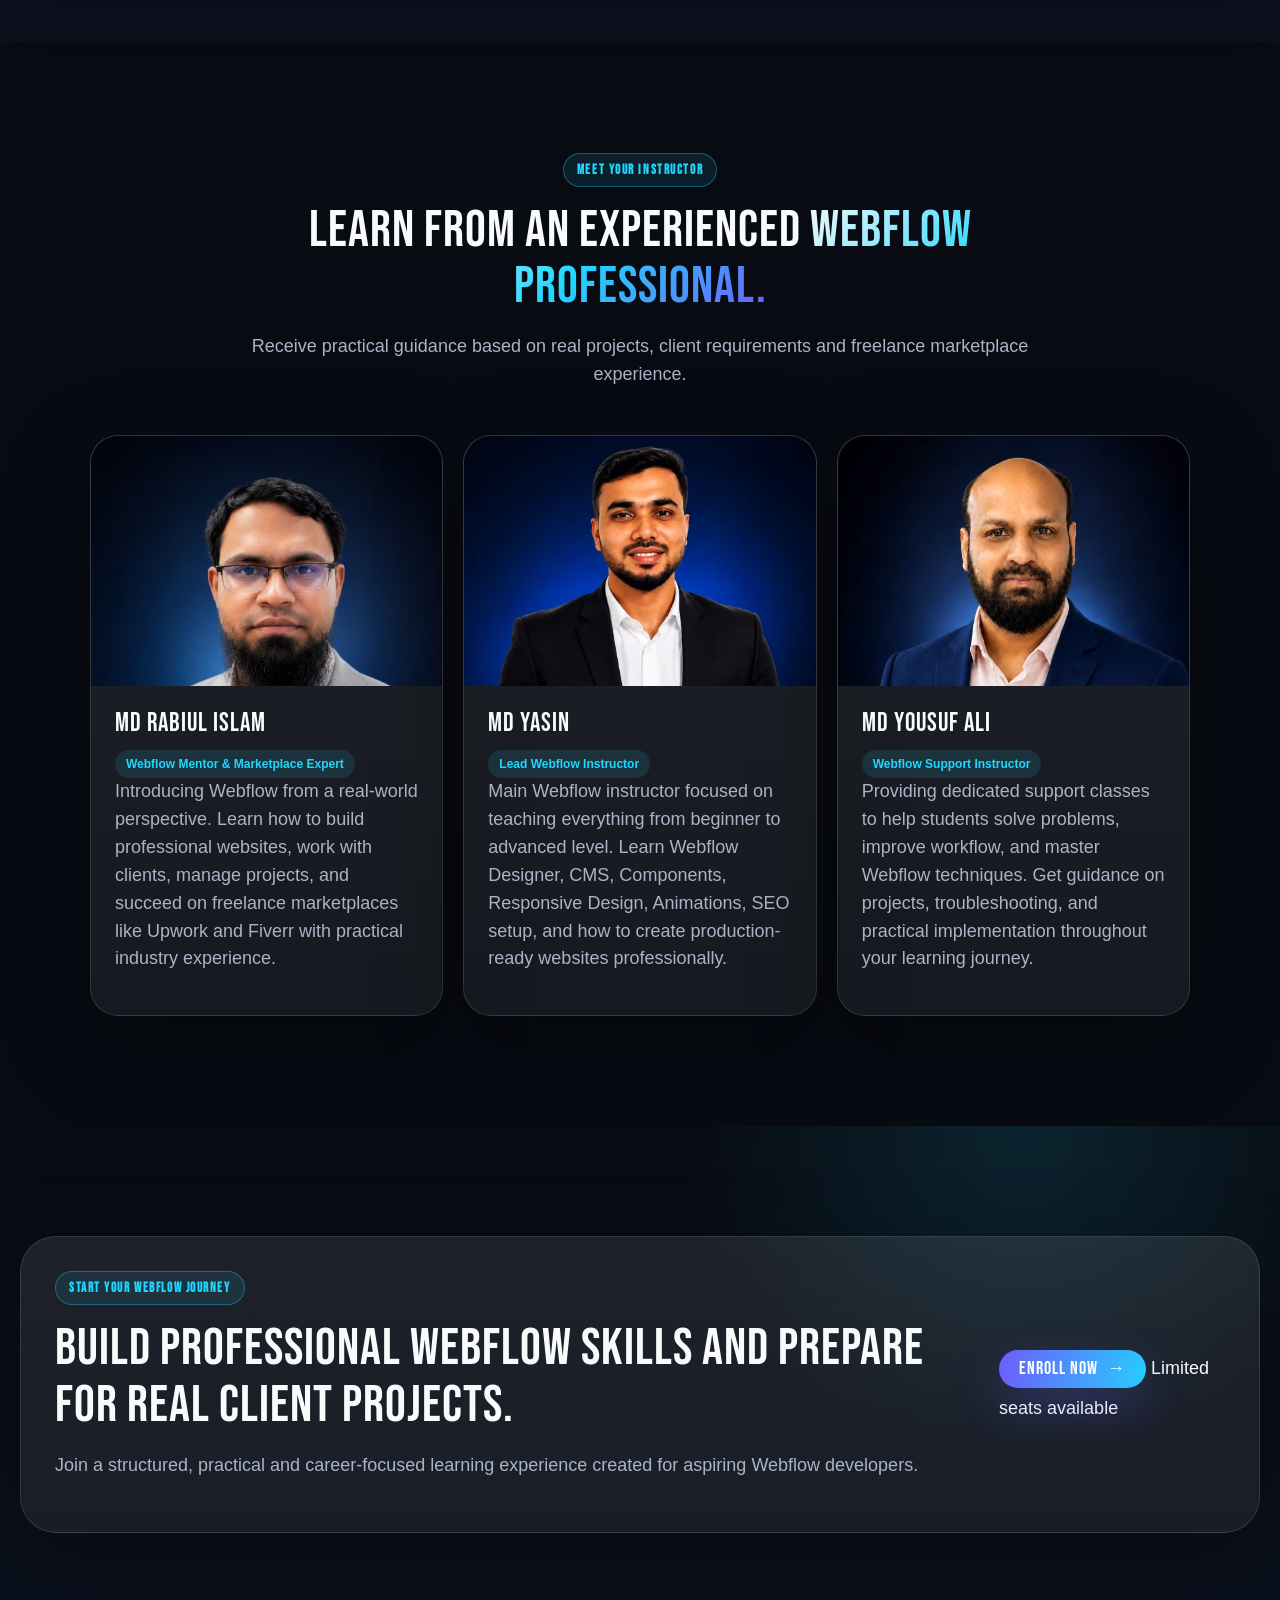
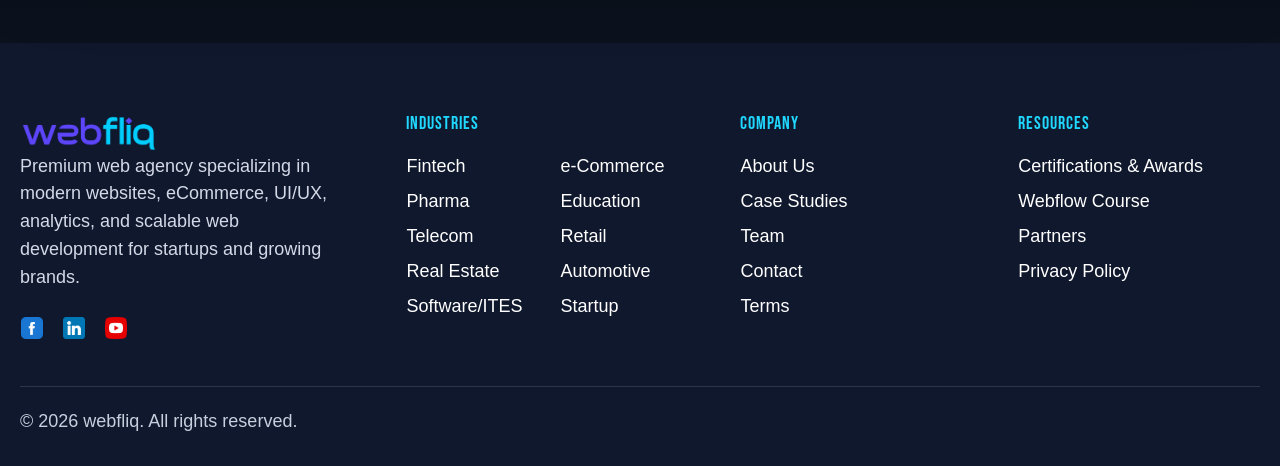
<file: course.html>
<!DOCTYPE html>
<html lang="en" data-theme="dark">
<head>
  <meta charset="UTF-8" />
  <meta name="viewport" content="width=device-width, initial-scale=1.0" />
  <meta http-equiv="X-UA-Compatible" content="IE=edge" />
  <!-- Primary SEO -->
  <title>Webflow Course | Web Design Portfolio | Webfliq</title>
  <meta
    name="description"
    content="Explore Webfliq's portfolio of Webflow, Shopify, WordPress and custom website projects. See how we help businesses improve design, performance, conversions and growth."
  />
  <meta
    name="keywords"
    content="web design portfolio, web development portfolio, webflow projects, shopify projects, wordpress portfolio, website case studies, ecommerce website projects, ui ux portfolio"
  />
  <meta name="author" content="Webfliq" />
  <meta name="robots" content="index, follow" />
  <meta name="googlebot" content="index, follow" />
  <!-- Canonical -->
  <link rel="canonical" href="https://webfliq.com/course" />
  <!-- Theme -->
  <meta name="theme-color" content="#07111f" />
  <!-- Favicon -->
  <link rel="icon" href="/favicon.ico" type="image/x-icon" />
  <link rel="icon" type="image/png" sizes="32x32" href="assets/Untitled-2-01.svg" />
  <link rel="icon" type="image/png" sizes="16x16" href="assets/Untitled-2-01.svg" />
  <link rel="apple-touch-icon" sizes="180x180" href="assets/logo-180.gif" />
  <link rel="manifest" href="/site.webmanifest" />
  <!-- Open Graph -->
  <meta property="og:type" content="website" />
  <meta property="og:site_name" content="Webfliq" />
  <meta property="og:url" content="https://webfliq.com/course" />
  <meta property="og:title" content="Projects & Case Studies | Webfliq"/>
  <meta
    property="og:description"
    content="Browse our collection of Webflow, Shopify, WordPress and custom website projects built for growing brands."
  />
  <!-- Open Graph -->
    <meta property="og:image" content="https://webfliq.com/assets/webfliq-open-graph.jpg" />
  <!-- Twitter -->
  <meta name="twitter:card" content="summary_large_image" />
  <meta name="twitter:title" content="Projects & Case Studies | Webfliq" />
  <meta
    name="twitter:description"
    content="Real client projects focused on performance, design, conversions and measurable growth."
  />
  <!-- Twitter/X -->
  <meta name="twitter:image" content="https://webfliq.com/assets/webfliq-open-graph.jpg" />

  <link rel="preconnect" href="https://fonts.googleapis.com">
  <link rel="preconnect" href="https://fonts.gstatic.com" crossorigin>
  <link href="https://fonts.googleapis.com/css2?family=Anton&family=Bebas+Neue&display=swap" rel="stylesheet">
  <link rel="stylesheet" href="style.css" />
</head>
<body>
    <div data-component="navbar"></div>
    <main class="course-page">

        <!-- Course Hero Start -->
        <section class="page-hero course-hero">
            <div class="container">
                <div class="hero-grid">

                    <div class="hero-left">
                        <div class="eyebrow">
                            <span class="course-eyebrow-icon">✦</span>
                            Professional Webflow Mastery Course
                        </div>

                        <h1 class="course-hero-title">
                            Master Webflow.
                            <span>Build real projects.</span>
                            Start earning.
                        </h1>

                        <p class="lead">
                            A complete project-based Webflow course that takes you
                            from beginner fundamentals to advanced development,
                            client projects and freelance marketplace success.
                        </p>

                        <div class="hero-actions">
                            <a href="#course-enrollment" class="btn btn-primary">
                                Enroll in the Course
                                <span aria-hidden="true">→</span>
                            </a>

                            <a href="#course-curriculum" class="btn btn-secondary">
                                Explore Curriculum
                                <span aria-hidden="true">↓</span>
                            </a>
                        </div>

                        <div class="stats-grid course-hero-meta">
                            <div class="stat-card course-meta-item">
                                <span class="course-meta-icon">◷</span>
                                <div>
                                    <strong>6 Months</strong>
                                    <span>± 2 Weeks</span>
                                </div>
                            </div>

                            <div class="stat-card course-meta-item">
                                <span class="course-meta-icon">▦</span>
                                <div>
                                    <strong>16 Modules</strong>
                                    <span>Complete curriculum</span>
                                </div>
                            </div>

                            <div class="stat-card course-meta-item">
                                <span class="course-meta-icon">▶</span>
                                <div>
                                    <strong>52 Classes</strong>
                                    <span>Live learning sessions</span>
                                </div>
                            </div>
                        </div>
                    </div>

                    <div class="hero-media reveal reveal-right active">
                    <div class="hero-image-card">
                        <div class="hero-slider">
                            <img src="assets/webflow_style_controls-1.png" alt="Agency team collaborating">
                            <img src="assets/webflow_interactions-2.png" alt="Agency workspace">
                            <img src="assets/webflow_design_visual_canvas-3.png" alt="Creative team meeting">
                            <img src="assets/webflow_cms_collections-4.png" alt="Agency team collaborating">
                            <img src="assets/webflow_insights-5.png" alt="Agency workspace">
                        </div>
                    </div> 
                </div>

                </div>
            </div>
        </section>
        <!-- Course Hero End -->


        <!-- Schedule Section Start -->
        <section class="section-gradient course-schedule-section" id="course-schedule">
            <div class="container">

                <div class="section-header center">
                    <div class="eyebrow">Weekly Schedule</div>

                    <h2>
                        A structured learning schedule
                        <span>with dedicated support.</span>
                    </h2>

                    <p>
                        Attend the main learning sessions and receive additional
                        guidance through weekly support, assignment review and
                        problem-solving classes.
                    </p>
                </div>

                <div class="services-grid course-schedule-grid">

                    <article class="service-card course-schedule-card">
                        <div class="course-schedule-card-top">
                            <div class="course-schedule-icon">▶</div>

                            <div class="course-schedule-type">
                                <span>Main Learning Session</span>
                                <strong>Main Live Class</strong>
                            </div>

                            <span class="course-live-badge">Live</span>
                        </div>

                        <div class="course-schedule-time">
                            <div>
                                <span>Class Days</span>
                                <strong>Friday & Saturday</strong>
                            </div>

                            <div>
                                <span>Class Time</span>
                                <strong>9:00 PM – 10:30 PM</strong>
                            </div>
                        </div>

                        <div class="course-schedule-details">
                            <div>
                                <span class="course-check">✓</span>
                                Two structured classes every week
                            </div>

                            <div>
                                <span class="course-check">✓</span>
                                Live Webflow development demonstration
                            </div>

                            <div>
                                <span class="course-check">✓</span>
                                Step-by-step practical project building
                            </div>

                            <div>
                                <span class="course-check">✓</span>
                                Class recording available after session
                            </div>
                        </div>

                        <div class="course-schedule-footer">
                            <span>Duration per session</span>
                            <strong>Approximately 90 Minutes</strong>
                        </div>
                    </article>

                    <article class="service-card course-schedule-card">
                        <div class="course-schedule-card-top">
                            <div class="course-schedule-icon">?</div>

                            <div class="course-schedule-type">
                                <span>Mentorship Session</span>
                                <strong>Support Class</strong>
                            </div>

                            <span class="course-support-badge">Support</span>
                        </div>

                        <div class="course-schedule-time">
                            <div>
                                <span>Support Day</span>
                                <strong>Wednesday</strong>
                            </div>

                            <div>
                                <span>Support Time</span>
                                <strong>9:00 PM – 10:00 PM</strong>
                            </div>
                        </div>

                        <div class="course-schedule-details">
                            <div>
                                <span class="course-check">✓</span>
                                Previous class topic revision
                            </div>

                            <div>
                                <span class="course-check">✓</span>
                                Assignment and project review
                            </div>

                            <div>
                                <span class="course-check">✓</span>
                                Questions and problem-solving session
                            </div>

                            <div>
                                <span class="course-check">✓</span>
                                Personalized development guidance
                            </div>
                        </div>

                        <div class="course-schedule-footer">
                            <span>Support availability</span>
                            <strong>Weekly Dedicated Session</strong>
                        </div>
                    </article>

                </div>

                <p class="course-schedule-note">
                    Note: Class days and times can be updated before the official
                    course launch.
                </p>
            </div>
        </section>
        <!-- Schedule Section End -->


        <!-- Course Overview Start -->
        <section class="course-overview-section" id="course-overview">
            <div class="container">

                <div class="section-header center">
                    <div class="eyebrow">Course Overview</div>

                    <h2>
                        Everything you need to become a
                        <span>professional Webflow developer.</span>
                    </h2>

                    <p>
                        The curriculum combines technical foundations, practical
                        Webflow development, real client workflow and marketplace
                        preparation in one complete learning journey.
                    </p>
                </div>

                <div class="services-grid">

                    <article class="service-card">
                        <div class="icon-img course-overview-icon">01</div>

                        <h3>Beginner to Advanced</h3>

                        <p>
                            Start with HTML, CSS and Webflow fundamentals before
                            progressing to CMS, Ecommerce, animation and advanced
                            development.
                        </p>
                    </article>

                    <article class="service-card">
                        <div class="icon-img course-overview-icon">02</div>

                        <h3>Project-Based Learning</h3>

                        <p>
                            Every module includes practical exercises and
                            assignments so that you learn skills through real
                            implementation.
                        </p>
                    </article>

                    <article class="service-card">
                        <div class="icon-img course-overview-icon">03</div>

                        <h3>Real Client Workflow</h3>

                        <p>
                            Learn project planning, pricing, revision management,
                            quality assurance, publishing and professional client
                            handover.
                        </p>
                    </article>

                    <article class="service-card">
                        <div class="icon-img course-overview-icon">04</div>

                        <h3>Marketplace Preparation</h3>

                        <p>
                            Prepare your profile, portfolio, services, pricing,
                            proposals and communication process to start finding
                            paid Webflow projects.
                        </p>
                    </article>

                </div>

                <div class="stats-grid">
                    <div class="stat-card">
                        <strong>6</strong>
                        <span>Months of structured learning</span>
                    </div>

                    <div class="stat-card">
                        <strong>16</strong>
                        <span>Complete professional modules</span>
                    </div>

                    <div class="stat-card">
                        <strong>52</strong>
                        <span>Live classes and demonstrations</span>
                    </div>

                    <div class="stat-card">
                        <strong>16</strong>
                        <span>Module-based assignments</span>
                    </div>
                </div>

            </div>
        </section>
        <!-- Course Overview End -->


        <!-- Curriculum Section Start -->
        <section class="section-gradient course-curriculum-section" id="course-curriculum">
            <div class="container">

                <div class="section-header center">
                    <div class="eyebrow">Complete Curriculum</div>

                    <h2>
                        Explore the complete
                        <span>Webflow learning roadmap.</span>
                    </h2>

                    <p>
                        Expand any module to view its complete class list,
                        descriptions and practical assignment.
                    </p>
                </div>

                

    <div class="course-accordion-list" id="courseAccordion">

        <!-- =========================
            Module 01
        ========================== -->
        <article class="course-module" data-course-module>
            <button
                type="button"
                class="course-module-trigger"
                aria-expanded="false"
                aria-controls="course-module-content-1"
            >
                <span class="course-module-number">01</span>

                <span class="course-module-heading">
                    <h3>Course Orientation &amp; Webflow Setup</h3>

                    <span class="course-module-meta">
                        <span>2 Classes</span>
                        <span>Practical Assignment</span>
                    </span>
                </span>

                <span class="course-arrow" aria-hidden="true">
                    <svg viewBox="0 0 24 24" focusable="false">
                        <path d="M6 9l6 6 6-6" />
                    </svg>
                </span>
            </button>

            <div
                class="course-module-content"
                id="course-module-content-1"
            >
                <div class="course-module-content-inner">
                    <div class="course-module-body">

                        <p class="course-module-description">
                            This module introduces the complete learning roadmap
                            and prepares students for the course workflow.
                        </p>

                        <div class="services-grid course-class-list">

                            <article class="card course-class-item">
                                <div class="course-class-number">1.1</div>

                                <div>
                                    <h4>Course Roadmap &amp; Learning Process</h4>

                                    <p>
                                        Understand the six-month structure,
                                        project-based learning method and expected
                                        outcomes.
                                    </p>
                                </div>
                            </article>

                            <article class="card course-class-item">
                                <div class="course-class-number">1.2</div>

                                <div>
                                    <h4>
                                        Tools, Webflow Account &amp; Workspace Setup
                                    </h4>

                                    <p>
                                        Set up the required tools, create a Webflow
                                        account and explore the workspace.
                                    </p>
                                </div>
                            </article>

                        </div>

                        <div class="legal-card course-module-assignment">
                            <div class="course-assignment-icon">✓</div>

                            <div>
                                <span>Module Practice / Assignment</span>

                                <p>
                                    Create your Webflow workspace, organize the
                                    required tools and submit a screenshot with a
                                    short learning plan.
                                </p>
                            </div>
                        </div>

                    </div>
                </div>
            </div>
        </article>


        <!-- =========================
            Module 02
        ========================== -->
        <article class="course-module" data-course-module>
            <button
                type="button"
                class="course-module-trigger"
                aria-expanded="false"
                aria-controls="course-module-content-2"
            >
                <span class="course-module-number">02</span>

                <span class="course-module-heading">
                    <h3>
                        Web Design Foundations: HTML, CSS &amp; Box Model
                    </h3>

                    <span class="course-module-meta">
                        <span>4 Classes</span>
                        <span>Practical Assignment</span>
                    </span>
                </span>

                <span class="course-arrow" aria-hidden="true">
                    <svg viewBox="0 0 24 24" focusable="false">
                        <path d="M6 9l6 6 6-6" />
                    </svg>
                </span>
            </button>

            <div
                class="course-module-content"
                id="course-module-content-2"
            >
                <div class="course-module-content-inner">
                    <div class="course-module-body">

                        <p class="course-module-description">
                            This module builds the core technical foundation
                            required to understand how websites are structured
                            and styled.
                        </p>

                        <div class="services-grid course-class-list">

                            <article class="card course-class-item">
                                <div class="course-class-number">2.1</div>

                                <div>
                                    <h4>HTML Structure &amp; Common Tags</h4>

                                    <p>
                                        Learn document structure, headings,
                                        paragraphs, links, images, lists, sections
                                        and divs.
                                    </p>
                                </div>
                            </article>

                            <article class="card course-class-item">
                                <div class="course-class-number">2.2</div>

                                <div>
                                    <h4>CSS Syntax, Selectors &amp; Classes</h4>

                                    <p>
                                        Understand CSS rules, properties, values,
                                        classes, IDs and selectors.
                                    </p>
                                </div>
                            </article>

                            <article class="card course-class-item">
                                <div class="course-class-number">2.3</div>

                                <div>
                                    <h4>CSS Box Model</h4>

                                    <p>
                                        Learn margin, padding, border, width,
                                        height and element sizing.
                                    </p>
                                </div>
                            </article>

                            <article class="card course-class-item">
                                <div class="course-class-number">2.4</div>

                                <div>
                                    <h4>Mini HTML/CSS Layout Practice</h4>

                                    <p>
                                        Build a simple webpage section using the
                                        concepts covered in this module.
                                    </p>
                                </div>
                            </article>

                        </div>

                        <div class="legal-card course-module-assignment">
                            <div class="course-assignment-icon">✓</div>

                            <div>
                                <span>Module Practice / Assignment</span>

                                <p>
                                    Build and submit a simple responsive hero
                                    section using HTML and CSS fundamentals.
                                </p>
                            </div>
                        </div>

                    </div>
                </div>
            </div>
        </article>


        <!-- =========================
            Module 03
        ========================== -->
        <article class="course-module" data-course-module>
            <button
                type="button"
                class="course-module-trigger"
                aria-expanded="false"
                aria-controls="course-module-content-3"
            >
                <span class="course-module-number">03</span>

                <span class="course-module-heading">
                    <h3>Webflow Designer Interface &amp; Core Elements</h3>

                    <span class="course-module-meta">
                        <span>4 Classes</span>
                        <span>Practical Assignment</span>
                    </span>
                </span>

                <span class="course-arrow" aria-hidden="true">
                    <svg viewBox="0 0 24 24" focusable="false">
                        <path d="M6 9l6 6 6-6" />
                    </svg>
                </span>
            </button>

            <div
                class="course-module-content"
                id="course-module-content-3"
            >
                <div class="course-module-content-inner">
                    <div class="course-module-body">

                        <p class="course-module-description">
                            This module helps students confidently use the Webflow
                            Designer and understand the essential page-building
                            elements.
                        </p>

                        <div class="services-grid course-class-list">

                            <article class="card course-class-item">
                                <div class="course-class-number">3.1</div>

                                <div>
                                    <h4>Designer Interface Tour</h4>

                                    <p>
                                        Explore the canvas, toolbar, panels,
                                        settings and main controls.
                                    </p>
                                </div>
                            </article>

                            <article class="card course-class-item">
                                <div class="course-class-number">3.2</div>

                                <div>
                                    <h4>Navigator &amp; Page Structure</h4>

                                    <p>
                                        Build a clean parent-child hierarchy and
                                        understand page organization.
                                    </p>
                                </div>
                            </article>

                            <article class="card course-class-item">
                                <div class="course-class-number">3.3</div>

                                <div>
                                    <h4>
                                        Section, Container, Div Block &amp; Basic
                                        Elements
                                    </h4>

                                    <p>
                                        Learn the primary building blocks used in
                                        professional Webflow layouts.
                                    </p>
                                </div>
                            </article>

                            <article class="card course-class-item">
                                <div class="course-class-number">3.4</div>

                                <div>
                                    <h4>Style Panel, Assets &amp; Media</h4>

                                    <p>
                                        Apply basic styles and manage images,
                                        icons, videos and uploaded assets.
                                    </p>
                                </div>
                            </article>

                        </div>

                        <div class="legal-card course-module-assignment">
                            <div class="course-assignment-icon">✓</div>

                            <div>
                                <span>Module Practice / Assignment</span>

                                <p>
                                    Recreate a structured webpage section using
                                    sections, containers, div blocks and media
                                    elements.
                                </p>
                            </div>
                        </div>

                    </div>
                </div>
            </div>
        </article>


        <!-- =========================
            Module 04
        ========================== -->
        <article class="course-module" data-course-module>
            <button
                type="button"
                class="course-module-trigger"
                aria-expanded="false"
                aria-controls="course-module-content-4"
            >
                <span class="course-module-number">04</span>

                <span class="course-module-heading">
                    <h3>
                        Layout Mastery: Flexbox, Grid &amp; Responsive Structure
                    </h3>

                    <span class="course-module-meta">
                        <span>4 Classes</span>
                        <span>Practical Assignment</span>
                    </span>
                </span>

                <span class="course-arrow" aria-hidden="true">
                    <svg viewBox="0 0 24 24" focusable="false">
                        <path d="M6 9l6 6 6-6" />
                    </svg>
                </span>
            </button>

            <div
                class="course-module-content"
                id="course-module-content-4"
            >
                <div class="course-module-content-inner">
                    <div class="course-module-body">

                        <p class="course-module-description">
                            This module teaches modern layout systems and
                            responsive structure planning for desktop, tablet and
                            mobile devices.
                        </p>

                        <div class="services-grid course-class-list">

                            <article class="card course-class-item">
                                <div class="course-class-number">4.1</div>

                                <div>
                                    <h4>Flexbox Fundamentals</h4>

                                    <p>
                                        Learn direction, alignment, justification,
                                        wrapping and gap.
                                    </p>
                                </div>
                            </article>

                            <article class="card course-class-item">
                                <div class="course-class-number">4.2</div>

                                <div>
                                    <h4>CSS Grid Fundamentals</h4>

                                    <p>
                                        Work with rows, columns, grid areas and
                                        two-dimensional layouts.
                                    </p>
                                </div>
                            </article>

                            <article class="card course-class-item">
                                <div class="course-class-number">4.3</div>

                                <div>
                                    <h4>Spacing, Alignment &amp; Layout Planning</h4>

                                    <p>
                                        Create consistent spacing and balanced
                                        content structure.
                                    </p>
                                </div>
                            </article>

                            <article class="card course-class-item">
                                <div class="course-class-number">4.4</div>

                                <div>
                                    <h4>
                                        Responsive Breakpoints &amp; Layout
                                        Debugging
                                    </h4>

                                    <p>
                                        Adapt layouts for different devices and
                                        fix overflow or alignment issues.
                                    </p>
                                </div>
                            </article>

                        </div>

                        <div class="legal-card course-module-assignment">
                            <div class="course-assignment-icon">✓</div>

                            <div>
                                <span>Module Practice / Assignment</span>

                                <p>
                                    Build the same responsive content section once
                                    with Flexbox and once with CSS Grid.
                                </p>
                            </div>
                        </div>

                    </div>
                </div>
            </div>
        </article>


        <!-- =========================
            Module 05
        ========================== -->
        <article class="course-module" data-course-module>
            <button
                type="button"
                class="course-module-trigger"
                aria-expanded="false"
                aria-controls="course-module-content-5"
            >
                <span class="course-module-number">05</span>

                <span class="course-module-heading">
                    <h3>Typography, Color &amp; Visual Style System</h3>

                    <span class="course-module-meta">
                        <span>3 Classes</span>
                        <span>Practical Assignment</span>
                    </span>
                </span>

                <span class="course-arrow" aria-hidden="true">
                    <svg viewBox="0 0 24 24" focusable="false">
                        <path d="M6 9l6 6 6-6" />
                    </svg>
                </span>
            </button>

            <div
                class="course-module-content"
                id="course-module-content-5"
            >
                <div class="course-module-content-inner">
                    <div class="course-module-body">

                        <p class="course-module-description">
                            This module focuses on creating a consistent and
                            professional visual system for a complete website.
                        </p>

                        <div class="services-grid course-class-list">

                            <article class="card course-class-item">
                                <div class="course-class-number">5.1</div>

                                <div>
                                    <h4>Typography System</h4>

                                    <p>
                                        Define heading levels, paragraph styles,
                                        font sizes, weights and line heights.
                                    </p>
                                </div>
                            </article>

                            <article class="card course-class-item">
                                <div class="course-class-number">5.2</div>

                                <div>
                                    <h4>Color Palette, Contrast &amp; UI States</h4>

                                    <p>
                                        Build a usable color system and design
                                        default, hover, active and disabled states.
                                    </p>
                                </div>
                            </article>

                            <article class="card course-class-item">
                                <div class="course-class-number">5.3</div>

                                <div>
                                    <h4>Website Style Guide</h4>

                                    <p>
                                        Combine typography, colors, buttons,
                                        spacing and common UI elements into a
                                        reusable guide.
                                    </p>
                                </div>
                            </article>

                        </div>

                        <div class="legal-card course-module-assignment">
                            <div class="course-assignment-icon">✓</div>

                            <div>
                                <span>Module Practice / Assignment</span>

                                <p>
                                    Create a complete mini style guide for a
                                    fictional brand.
                                </p>
                            </div>
                        </div>

                    </div>
                </div>
            </div>
        </article>


        <!-- =========================
            Module 06
        ========================== -->
        <article class="course-module" data-course-module>
            <button
                type="button"
                class="course-module-trigger"
                aria-expanded="false"
                aria-controls="course-module-content-6"
            >
                <span class="course-module-number">06</span>

                <span class="course-module-heading">
                    <h3>
                        Classes, Combo Classes &amp; Reusable Components
                    </h3>

                    <span class="course-module-meta">
                        <span>3 Classes</span>
                        <span>Practical Assignment</span>
                    </span>
                </span>

                <span class="course-arrow" aria-hidden="true">
                    <svg viewBox="0 0 24 24" focusable="false">
                        <path d="M6 9l6 6 6-6" />
                    </svg>
                </span>
            </button>

            <div
                class="course-module-content"
                id="course-module-content-6"
            >
                <div class="course-module-content-inner">
                    <div class="course-module-body">

                        <p class="course-module-description">
                            This module teaches clean class organization and
                            reusable systems for maintainable Webflow projects.
                        </p>

                        <div class="services-grid course-class-list">

                            <article class="card course-class-item">
                                <div class="course-class-number">6.1</div>

                                <div>
                                    <h4>Professional Class Naming</h4>

                                    <p>
                                        Create scalable and understandable class
                                        names.
                                    </p>
                                </div>
                            </article>

                            <article class="card course-class-item">
                                <div class="course-class-number">6.2</div>

                                <div>
                                    <h4>Combo Classes &amp; Global Styles</h4>

                                    <p>
                                        Build variations without creating
                                        unnecessary duplicate classes.
                                    </p>
                                </div>
                            </article>

                            <article class="card course-class-item">
                                <div class="course-class-number">6.3</div>

                                <div>
                                    <h4>Reusable Components &amp; UI Kit</h4>

                                    <p>
                                        Create and manage reusable navigation,
                                        cards, buttons, sections and CTA
                                        components.
                                    </p>
                                </div>
                            </article>

                        </div>

                        <div class="legal-card course-module-assignment">
                            <div class="course-assignment-icon">✓</div>

                            <div>
                                <span>Module Practice / Assignment</span>

                                <p>
                                    Build a small reusable UI kit containing at
                                    least five components with clean class naming.
                                </p>
                            </div>
                        </div>

                    </div>
                </div>
            </div>
        </article>


        <!-- =========================
            Module 07
        ========================== -->
        <article class="course-module" data-course-module>
            <button
                type="button"
                class="course-module-trigger"
                aria-expanded="false"
                aria-controls="course-module-content-7"
            >
                <span class="course-module-number">07</span>

                <span class="course-module-heading">
                    <h3>
                        Navigation, Header, Footer &amp; Website Architecture
                    </h3>

                    <span class="course-module-meta">
                        <span>3 Classes</span>
                        <span>Practical Assignment</span>
                    </span>
                </span>

                <span class="course-arrow" aria-hidden="true">
                    <svg viewBox="0 0 24 24" focusable="false">
                        <path d="M6 9l6 6 6-6" />
                    </svg>
                </span>
            </button>

            <div
                class="course-module-content"
                id="course-module-content-7"
            >
                <div class="course-module-content-inner">
                    <div class="course-module-body">

                        <p class="course-module-description">
                            This module covers site-wide structure, navigation
                            systems and professional page architecture.
                        </p>

                        <div class="services-grid course-class-list">

                            <article class="card course-class-item">
                                <div class="course-class-number">7.1</div>

                                <div>
                                    <h4>Responsive Navbar &amp; Mobile Menu</h4>

                                    <p>
                                        Build desktop and mobile navigation with
                                        proper interactions.
                                    </p>
                                </div>
                            </article>

                            <article class="card course-class-item">
                                <div class="course-class-number">7.2</div>

                                <div>
                                    <h4>
                                        Dropdowns, Links &amp; Anchor Navigation
                                    </h4>

                                    <p>
                                        Create dropdown menus, internal links and
                                        smooth section navigation.
                                    </p>
                                </div>
                            </article>

                            <article class="card course-class-item">
                                <div class="course-class-number">7.3</div>

                                <div>
                                    <h4>Footer &amp; Complete Page Architecture</h4>

                                    <p>
                                        Design a professional footer and organize
                                        pages, sections and site-wide links.
                                    </p>
                                </div>
                            </article>

                        </div>

                        <div class="legal-card course-module-assignment">
                            <div class="course-assignment-icon">✓</div>

                            <div>
                                <span>Module Practice / Assignment</span>

                                <p>
                                    Build a responsive navbar, dropdown menu,
                                    multi-column footer and complete page link
                                    structure.
                                </p>
                            </div>
                        </div>

                    </div>
                </div>
            </div>
        </article>


        <!-- =========================
            Module 08
        ========================== -->
        <article class="course-module" data-course-module>
            <button
                type="button"
                class="course-module-trigger"
                aria-expanded="false"
                aria-controls="course-module-content-8"
            >
                <span class="course-module-number">08</span>

                <span class="course-module-heading">
                    <h3>Interactions, Animations &amp; Scroll Effects</h3>

                    <span class="course-module-meta">
                        <span>4 Classes</span>
                        <span>Practical Assignment</span>
                    </span>
                </span>

                <span class="course-arrow" aria-hidden="true">
                    <svg viewBox="0 0 24 24" focusable="false">
                        <path d="M6 9l6 6 6-6" />
                    </svg>
                </span>
            </button>

            <div
                class="course-module-content"
                id="course-module-content-8"
            >
                <div class="course-module-content-inner">
                    <div class="course-module-body">

                        <p class="course-module-description">
                            This module teaches how to add purposeful interactions
                            and smooth motion without reducing website
                            performance.
                        </p>

                        <div class="services-grid course-class-list">

                            <article class="card course-class-item">
                                <div class="course-class-number">8.1</div>

                                <div>
                                    <h4>Hover &amp; Micro-interactions</h4>

                                    <p>
                                        Design polished hover effects for buttons,
                                        cards, images and navigation.
                                    </p>
                                </div>
                            </article>

                            <article class="card course-class-item">
                                <div class="course-class-number">8.2</div>

                                <div>
                                    <h4>Page Load Animations</h4>

                                    <p>
                                        Create smooth entrance animations when a
                                        page loads.
                                    </p>
                                </div>
                            </article>

                            <article class="card course-class-item">
                                <div class="course-class-number">8.3</div>

                                <div>
                                    <h4>Scroll-triggered Animations</h4>

                                    <p>
                                        Reveal elements and animate sections based
                                        on scroll position.
                                    </p>
                                </div>
                            </article>

                            <article class="card course-class-item">
                                <div class="course-class-number">8.4</div>

                                <div>
                                    <h4>
                                        Lottie, Video &amp; Animation Performance
                                    </h4>

                                    <p>
                                        Use Lottie and video elements while
                                        maintaining smooth performance.
                                    </p>
                                </div>
                            </article>

                        </div>

                        <div class="legal-card course-module-assignment">
                            <div class="course-assignment-icon">✓</div>

                            <div>
                                <span>Module Practice / Assignment</span>

                                <p>
                                    Add a page-load animation, scroll and
                                    three professional hover interactions to a
                                    webpage.
                                </p>
                            </div>
                        </div>

                    </div>
                </div>
            </div>
        </article>


        <!-- =========================
            Module 09
        ========================== -->
        <article class="course-module" data-course-module>
            <button
                type="button"
                class="course-module-trigger"
                aria-expanded="false"
                aria-controls="course-module-content-9"
            >
                <span class="course-module-number">09</span>

                <span class="course-module-heading">
                    <h3>Forms, Lead Capture &amp; Newsletter Systems</h3>

                    <span class="course-module-meta">
                        <span>3 Classes</span>
                        <span>Practical Assignment</span>
                    </span>
                </span>

                <span class="course-arrow" aria-hidden="true">
                    <svg viewBox="0 0 24 24" focusable="false">
                        <path d="M6 9l6 6 6-6" />
                    </svg>
                </span>
            </button>

            <div
                class="course-module-content"
                id="course-module-content-9"
            >
                <div class="course-module-content-inner">
                    <div class="course-module-body">

                        <p class="course-module-description">
                            This module explains how to build conversion-focused
                            forms and handle submission states professionally.
                        </p>

                        <div class="services-grid course-class-list">

                            <article class="card course-class-item">
                                <div class="course-class-number">9.1</div>

                                <div>
                                    <h4>Contact Form Design &amp; Field Setup</h4>

                                    <p>
                                        Build text fields, email fields, selects,
                                        checkboxes and text areas.
                                    </p>
                                </div>
                            </article>

                            <article class="card course-class-item">
                                <div class="course-class-number">9.2</div>

                                <div>
                                    <h4>
                                        Validation, Success &amp; Error States
                                    </h4>

                                    <p>
                                        Configure required fields and create
                                        professional feedback messages.
                                    </p>
                                </div>
                            </article>

                            <article class="card course-class-item">
                                <div class="course-class-number">9.3</div>

                                <div>
                                    <h4>
                                        Newsletter Popup &amp; Integration Workflow
                                    </h4>

                                    <p>
                                        Build a subscription popup and understand
                                        CRM or automation integration planning.
                                    </p>
                                </div>
                            </article>

                        </div>

                        <div class="legal-card course-module-assignment">
                            <div class="course-assignment-icon">✓</div>

                            <div>
                                <span>Module Practice / Assignment</span>

                                <p>
                                    Create a complete contact form and newsletter
                                    popup with validation, success and error
                                    states.
                                </p>
                            </div>
                        </div>

                    </div>
                </div>
            </div>
        </article>


        <!-- =========================
            Module 10
        ========================== -->
        <article class="course-module" data-course-module>
            <button
                type="button"
                class="course-module-trigger"
                aria-expanded="false"
                aria-controls="course-module-content-10"
            >
                <span class="course-module-number">10</span>

                <span class="course-module-heading">
                    <h3>Webflow CMS Fundamentals</h3>

                    <span class="course-module-meta">
                        <span>4 Classes</span>
                        <span>Practical Assignment</span>
                    </span>
                </span>

                <span class="course-arrow" aria-hidden="true">
                    <svg viewBox="0 0 24 24" focusable="false">
                        <path d="M6 9l6 6 6-6" />
                    </svg>
                </span>
            </button>

            <div
                class="course-module-content"
                id="course-module-content-10"
            >
                <div class="course-module-content-inner">
                    <div class="course-module-body">

                        <p class="course-module-description">
                            This module introduces dynamic content and teaches
                            students how to build CMS-powered websites.
                        </p>

                        <div class="services-grid course-class-list">

                            <article class="card course-class-item">
                                <div class="course-class-number">10.1</div>

                                <div>
                                    <h4>CMS Collections &amp; Field Planning</h4>

                                    <p>
                                        Plan blog, team, service, portfolio or
                                        property collections.
                                    </p>
                                </div>
                            </article>

                            <article class="card course-class-item">
                                <div class="course-class-number">10.2</div>

                                <div>
                                    <h4>
                                        Collection Lists &amp; Dynamic Binding
                                    </h4>

                                    <p>
                                        Display CMS content using cards, grids and
                                        reusable layouts.
                                    </p>
                                </div>
                            </article>

                            <article class="card course-class-item">
                                <div class="course-class-number">10.3</div>

                                <div>
                                    <h4>Collection Template Pages</h4>

                                    <p>
                                        Build dynamic detail pages for every CMS
                                        item.
                                    </p>
                                </div>
                            </article>

                            <article class="card course-class-item">
                                <div class="course-class-number">10.4</div>

                                <div>
                                    <h4>Complete CMS Blog Build</h4>

                                    <p>
                                        Create a functional blog with categories,
                                        authors, images and rich text content.
                                    </p>
                                </div>
                            </article>

                        </div>

                        <div class="legal-card course-module-assignment">
                            <div class="course-assignment-icon">✓</div>

                            <div>
                                <span>Module Practice / Assignment</span>

                                <p>
                                    Build and submit a complete CMS blog with at
                                    least five sample posts.
                                </p>
                            </div>
                        </div>

                    </div>
                </div>
            </div>
        </article>


        <!-- =========================
            Module 11
        ========================== -->
        <article class="course-module" data-course-module>
            <button
                type="button"
                class="course-module-trigger"
                aria-expanded="false"
                aria-controls="course-module-content-11"
            >
                <span class="course-module-number">11</span>

                <span class="course-module-heading">
                    <h3>
                        Advanced CMS, References, Filters &amp; Dynamic SEO
                    </h3>

                    <span class="course-module-meta">
                        <span>4 Classes</span>
                        <span>Practical Assignment</span>
                    </span>
                </span>

                <span class="course-arrow" aria-hidden="true">
                    <svg viewBox="0 0 24 24" focusable="false">
                        <path d="M6 9l6 6 6-6" />
                    </svg>
                </span>
            </button>

            <div
                class="course-module-content"
                id="course-module-content-11"
            >
                <div class="course-module-content-inner">
                    <div class="course-module-body">

                        <p class="course-module-description">
                            This module expands CMS knowledge with relationships,
                            filtering concepts and dynamic search optimization.
                        </p>

                        <div class="services-grid course-class-list">

                            <article class="card course-class-item">
                                <div class="course-class-number">11.1</div>

                                <div>
                                    <h4>
                                        Categories, Tags &amp; Author References
                                    </h4>

                                    <p>
                                        Connect related CMS collections using
                                        reference fields.
                                    </p>
                                </div>
                            </article>

                            <article class="card course-class-item">
                                <div class="course-class-number">11.2</div>

                                <div>
                                    <h4>
                                        Multi-reference &amp; Related Content
                                    </h4>

                                    <p>
                                        Display multiple related items and create
                                        advanced content relationships.
                                    </p>
                                </div>
                            </article>

                            <article class="card course-class-item">
                                <div class="course-class-number">11.3</div>

                                <div>
                                    <h4>CMS Filtering &amp; Search Concepts</h4>

                                    <p>
                                        Understand category filters, search and
                                        user-friendly content discovery.
                                    </p>
                                </div>
                            </article>

                            <article class="card course-class-item">
                                <div class="course-class-number">11.4</div>

                                <div>
                                    <h4>Dynamic SEO Fields</h4>

                                    <p>
                                        Configure dynamic titles, descriptions,
                                        slugs, Open Graph images and structured
                                        content.
                                    </p>
                                </div>
                            </article>

                        </div>

                        <div class="legal-card course-module-assignment">
                            <div class="course-assignment-icon">✓</div>

                            <div>
                                <span>Module Practice / Assignment</span>

                                <p>
                                    Add categories, authors, related content,
                                    filtering and dynamic SEO to the CMS project.
                                </p>
                            </div>
                        </div>

                    </div>
                </div>
            </div>
        </article>


        <!-- =========================
            Module 12
        ========================== -->
        <article class="course-module" data-course-module>
            <button
                type="button"
                class="course-module-trigger"
                aria-expanded="false"
                aria-controls="course-module-content-12"
            >
                <span class="course-module-number">12</span>

                <span class="course-module-heading">
                    <h3>
                        Responsive QA, Accessibility &amp; Browser Testing
                    </h3>

                    <span class="course-module-meta">
                        <span>3 Classes</span>
                        <span>Practical Assignment</span>
                    </span>
                </span>

                <span class="course-arrow" aria-hidden="true">
                    <svg viewBox="0 0 24 24" focusable="false">
                        <path d="M6 9l6 6 6-6" />
                    </svg>
                </span>
            </button>

            <div
                class="course-module-content"
                id="course-module-content-12"
            >
                <div class="course-module-content-inner">
                    <div class="course-module-body">

                        <p class="course-module-description">
                            This module teaches a repeatable quality-assurance
                            process for delivering reliable and accessible
                            websites.
                        </p>

                        <div class="services-grid course-class-list">

                            <article class="card course-class-item">
                                <div class="course-class-number">12.1</div>

                                <div>
                                    <h4>Responsive Audit &amp; Device Fixes</h4>

                                    <p>
                                        Test and correct layout, typography,
                                        images, grids and overflow across
                                        breakpoints.
                                    </p>
                                </div>
                            </article>

                            <article class="card course-class-item">
                                <div class="course-class-number">12.2</div>

                                <div>
                                    <h4>Accessibility Essentials</h4>

                                    <p>
                                        Apply semantic structure, readable
                                        contrast, alt text, keyboard-friendly
                                        behavior and clear labels.
                                    </p>
                                </div>
                            </article>

                            <article class="card course-class-item">
                                <div class="course-class-number">12.3</div>

                                <div>
                                    <h4>Final QA &amp; Cross-browser Testing</h4>

                                    <p>
                                        Check links, forms, CMS content,
                                        performance and browser compatibility.
                                    </p>
                                </div>
                            </article>

                        </div>

                        <div class="legal-card course-module-assignment">
                            <div class="course-assignment-icon">✓</div>

                            <div>
                                <span>Module Practice / Assignment</span>

                                <p>
                                    Perform a full QA audit on an existing page
                                    and submit a completed issue-and-fix checklist.
                                </p>
                            </div>
                        </div>

                    </div>
                </div>
            </div>
        </article>


        <!-- =========================
            Module 13
        ========================== -->
        <article class="course-module" data-course-module>
            <button
                type="button"
                class="course-module-trigger"
                aria-expanded="false"
                aria-controls="course-module-content-13"
            >
                <span class="course-module-number">13</span>

                <span class="course-module-heading">
                    <h3>Webflow Ecommerce</h3>

                    <span class="course-module-meta">
                        <span>4 Classes</span>
                        <span>Practical Assignment</span>
                    </span>
                </span>

                <span class="course-arrow" aria-hidden="true">
                    <svg viewBox="0 0 24 24" focusable="false">
                        <path d="M6 9l6 6 6-6" />
                    </svg>
                </span>
            </button>

            <div
                class="course-module-content"
                id="course-module-content-13"
            >
                <div class="course-module-content-inner">
                    <div class="course-module-body">

                        <p class="course-module-description">
                            This module covers the full process of creating and
                            testing a Webflow Ecommerce store.
                        </p>

                        <div class="services-grid course-class-list">

                            <article class="card course-class-item">
                                <div class="course-class-number">13.1</div>

                                <div>
                                    <h4>
                                        Ecommerce Settings &amp; Product Structure
                                    </h4>

                                    <p>
                                        Configure business details, currency,
                                        products, categories, SKU and pricing.
                                    </p>
                                </div>
                            </article>

                            <article class="card course-class-item">
                                <div class="course-class-number">13.2</div>

                                <div>
                                    <h4>Product Template Page</h4>

                                    <p>
                                        Build a dynamic and conversion-focused
                                        product detail page.
                                    </p>
                                </div>
                            </article>

                            <article class="card course-class-item">
                                <div class="course-class-number">13.3</div>

                                <div>
                                    <h4>Cart, Checkout &amp; Order Flow</h4>

                                    <p>
                                        Customize the cart and understand the
                                        complete customer purchase journey.
                                    </p>
                                </div>
                            </article>

                            <article class="card course-class-item">
                                <div class="course-class-number">13.4</div>

                                <div>
                                    <h4>Coupons, Discounts &amp; Store QA</h4>

                                    <p>
                                        Configure promotions and test products,
                                        cart, checkout and confirmation flows.
                                    </p>
                                </div>
                            </article>

                        </div>

                        <div class="legal-card course-module-assignment">
                            <div class="course-assignment-icon">✓</div>

                            <div>
                                <span>Module Practice / Assignment</span>

                                <p>
                                    Build a small Ecommerce store with products,
                                    categories, cart, checkout and one promotional
                                    offer.
                                </p>
                            </div>
                        </div>

                    </div>
                </div>
            </div>
        </article>


        <!-- =========================
            Module 14
        ========================== -->
        <article class="course-module" data-course-module>
            <button
                type="button"
                class="course-module-trigger"
                aria-expanded="false"
                aria-controls="course-module-content-14"
            >
                <span class="course-module-number">14</span>

                <span class="course-module-heading">
                    <h3>SEO, Performance, Analytics &amp; Publishing</h3>

                    <span class="course-module-meta">
                        <span>3 Classes</span>
                        <span>Practical Assignment</span>
                    </span>
                </span>

                <span class="course-arrow" aria-hidden="true">
                    <svg viewBox="0 0 24 24" focusable="false">
                        <path d="M6 9l6 6 6-6" />
                    </svg>
                </span>
            </button>

            <div
                class="course-module-content"
                id="course-module-content-14"
            >
                <div class="course-module-content-inner">
                    <div class="course-module-body">

                        <p class="course-module-description">
                            This module prepares websites for search engines,
                            performance, tracking and professional launch.
                        </p>

                        <div class="services-grid course-class-list">

                            <article class="card course-class-item">
                                <div class="course-class-number">14.1</div>

                                <div>
                                    <h4>On-page SEO &amp; Social Sharing</h4>

                                    <p>
                                        Configure titles, descriptions, headings,
                                        slugs, canonical settings and Open Graph
                                        previews.
                                    </p>
                                </div>
                            </article>

                            <article class="card course-class-item">
                                <div class="course-class-number">14.2</div>

                                <div>
                                    <h4>Performance Optimization</h4>

                                    <p>
                                        Improve images, assets, loading behavior
                                        and overall page speed.
                                    </p>
                                </div>
                            </article>

                            <article class="card course-class-item">
                                <div class="course-class-number">14.3</div>

                                <div>
                                    <h4>
                                        Analytics, Domain Connection &amp;
                                        Publishing
                                    </h4>

                                    <p>
                                        Set up analytics basics, connect a custom
                                        domain, verify SSL and publish safely.
                                    </p>
                                </div>
                            </article>

                        </div>

                        <div class="legal-card course-module-assignment">
                            <div class="course-assignment-icon">✓</div>

                            <div>
                                <span>Module Practice / Assignment</span>

                                <p>
                                    Complete an SEO and performance audit, connect
                                    publishing settings and prepare a website for
                                    launch.
                                </p>
                            </div>
                        </div>

                    </div>
                </div>
            </div>
        </article>


        <!-- =========================
            Module 15
        ========================== -->
        <article class="course-module" data-course-module>
            <button
                type="button"
                class="course-module-trigger"
                aria-expanded="false"
                aria-controls="course-module-content-15"
            >
                <span class="course-module-number">15</span>

                <span class="course-module-heading">
                    <h3>
                        Real Client Workflow, Capstone Project &amp; Handover
                    </h3>

                    <span class="course-module-meta">
                        <span>2 Classes</span>
                        <span>Practical Assignment</span>
                    </span>
                </span>

                <span class="course-arrow" aria-hidden="true">
                    <svg viewBox="0 0 24 24" focusable="false">
                        <path d="M6 9l6 6 6-6" />
                    </svg>
                </span>
            </button>

            <div
                class="course-module-content"
                id="course-module-content-15"
            >
                <div class="course-module-content-inner">
                    <div class="course-module-body">

                        <p class="course-module-description">
                            This module simulates a complete real client project
                            from brief to final delivery.
                        </p>

                        <div class="services-grid course-class-list">

                            <article class="card course-class-item">
                                <div class="course-class-number">15.1</div>

                                <div>
                                    <h4>
                                        Client Brief, Scope, Pricing &amp; Timeline
                                    </h4>

                                    <p>
                                        Convert client requirements into a clear
                                        project plan and estimate.
                                    </p>
                                </div>
                            </article>

                            <article class="card course-class-item">
                                <div class="course-class-number">15.2</div>

                                <div>
                                    <h4>
                                        Capstone Build, Revisions &amp; Handover
                                    </h4>

                                    <p>
                                        Build the final website, manage feedback,
                                        prepare documentation and complete client
                                        handover.
                                    </p>
                                </div>
                            </article>

                        </div>

                        <div class="legal-card course-module-assignment">
                            <div class="course-assignment-icon">✓</div>

                            <div>
                                <span>Module Practice / Assignment</span>

                                <p>
                                    Complete and present a full client-style
                                    capstone website with a scope document,
                                    revision log and handover checklist.
                                </p>
                            </div>
                        </div>

                    </div>
                </div>
            </div>
        </article>


        <!-- =========================
            Module 16
        ========================== -->
        <article class="course-module" data-course-module>
            <button
                type="button"
                class="course-module-trigger"
                aria-expanded="false"
                aria-controls="course-module-content-16"
            >
                <span class="course-module-number">16</span>

                <span class="course-module-heading">
                    <h3>
                        How to Get Webflow Projects from Freelance Marketplaces
                    </h3>

                    <span class="course-module-meta">
                        <span>2 Classes</span>
                        <span>Practical Assignment</span>
                    </span>
                </span>

                <span class="course-arrow" aria-hidden="true">
                    <svg viewBox="0 0 24 24" focusable="false">
                        <path d="M6 9l6 6 6-6" />
                    </svg>
                </span>
            </button>

            <div
                class="course-module-content"
                id="course-module-content-16"
            >
                <div class="course-module-content-inner">
                    <div class="course-module-body">

                        <p class="course-module-description">
                            The final module shows students how to turn their
                            Webflow skills into paid opportunities through
                            marketplaces and direct client outreach.
                        </p>

                        <div class="services-grid course-class-list">

                            <article class="card course-class-item">
                                <div class="course-class-number">16.1</div>

                                <div>
                                    <h4>
                                        Profile, Portfolio, Services &amp; Pricing
                                    </h4>

                                    <p>
                                        Create a professional marketplace profile,
                                        organize portfolio case studies, define
                                        services and set practical pricing.
                                    </p>
                                </div>
                            </article>

                            <article class="card course-class-item">
                                <div class="course-class-number">16.2</div>

                                <div>
                                    <h4>
                                        Job Search, Proposal, Interview &amp;
                                        Client Acquisition
                                    </h4>

                                    <p>
                                        Find suitable jobs, write personalized
                                        proposals, communicate professionally,
                                        win projects, collect reviews and build
                                        long-term client relationships.
                                    </p>
                                </div>
                            </article>

                        </div>

                        <div class="legal-card course-module-assignment">
                            <div class="course-assignment-icon">✓</div>

                            <div>
                                <span>Module Practice / Assignment</span>

                                <p>
                                    Prepare a marketplace-ready profile, three
                                    service packages, two portfolio case studies
                                    and one complete proposal for a real Webflow
                                    job post.
                                </p>
                            </div>
                        </div>

                    </div>
                </div>
            </div>
        </article>

    </div>



            </div>
        </section>
        <!-- Curriculum Section End -->


        <!-- Instructor Section Start -->
        <section class="course-instructor-section" id="course-instructor">
            <div class="container">

                <div class="section-header center">
                    <div class="eyebrow">Meet Your Instructor</div>

                    <h2>
                        Learn from an experienced
                        <span>Webflow professional.</span>
                    </h2>

                    <p>
                        Receive practical guidance based on real projects, client
                        requirements and freelance marketplace experience.
                    </p>
                </div>

                <div class="course-instructor-card course-reveal">

                    <div class="team-grid instractor-grid">
                    <article class="team-card reveal reveal-up">
                        <div class="team-image"><img src="assets/md-rabiul-islam-profile.avif" alt="Md Rabiul Islam"></div>
                        <div class="team-content">
                            <h3>Md Rabiul Islam</h3><span class="tag">Webflow Mentor & Marketplace Expert</span>
                            <p>Introducing Webflow from a real-world perspective. Learn how to build professional websites, work with clients, manage projects, and succeed on freelance marketplaces like Upwork and Fiverr with practical industry experience.</p>
                        </div>
                    </article>
                    <article class="team-card reveal reveal-zoom">
                        <div class="team-image"><img src="assets/Yasin Protfolio images.avif" alt="Yasin"></div>
                        <div class="team-content">
                            <h3>Md Yasin</h3><span class="tag">Lead Webflow Instructor</span>
                            <p>Main Webflow instructor focused on teaching everything from beginner to advanced level. Learn Webflow Designer, CMS, Components, Responsive Design, Animations, SEO setup, and how to create production-ready websites professionally.</p>
                        </div>
                    </article>
                    <article class="team-card reveal reveal-up">
                        <div class="team-image"><img src="assets/md-yousuf-ali-profile-image.jpg" alt="Md Yousuf Ali"></div>
                        <div class="team-content">
                            <h3>Md Yousuf Ali</h3><span class="tag">Webflow Support Instructor</span>
                            <p>Providing dedicated support classes to help students solve problems, improve workflow, and master Webflow techniques. Get guidance on projects, troubleshooting, and practical implementation throughout your learning journey.</p>
                        </div>
                    </article>
                </div>
                </div>

            </div>
        </section>
        <!-- Instructor Section End -->


        <!-- Enrollment CTA Start -->
        <section class="section-gradient course-enrollment-section" id="course-enrollment">
            <div class="container">
                <div class="contact-info-panel course-enrollment-card">

                    <div class="course-enrollment-content">
                        <div class="eyebrow">
                            Start Your Webflow Journey
                        </div>

                        <h2>
                            Build professional Webflow skills and prepare for
                            real client projects.
                        </h2>

                        <p>
                            Join a structured, practical and career-focused learning
                            experience created for aspiring Webflow developers.
                        </p>
                    </div>

                    <div class="course-enrollment-action">
                        <!-- নিজের WhatsApp / Enrollment link এখানে বসাবে -->
                        <a
                            href="#"
                            class="btn btn-primary"
                        style="margin-bottom: 10px;">
                            Enroll Now
                            <span aria-hidden="true">→</span>
                        </a>

                        <span>Limited seats available</span>
                    </div>

                </div>
            </div>
        </section>
        <!-- Enrollment CTA End -->

        </main>
        <div data-component="footer"></div>
        <script src="main.js"></script>
</body>
</html>
</file>
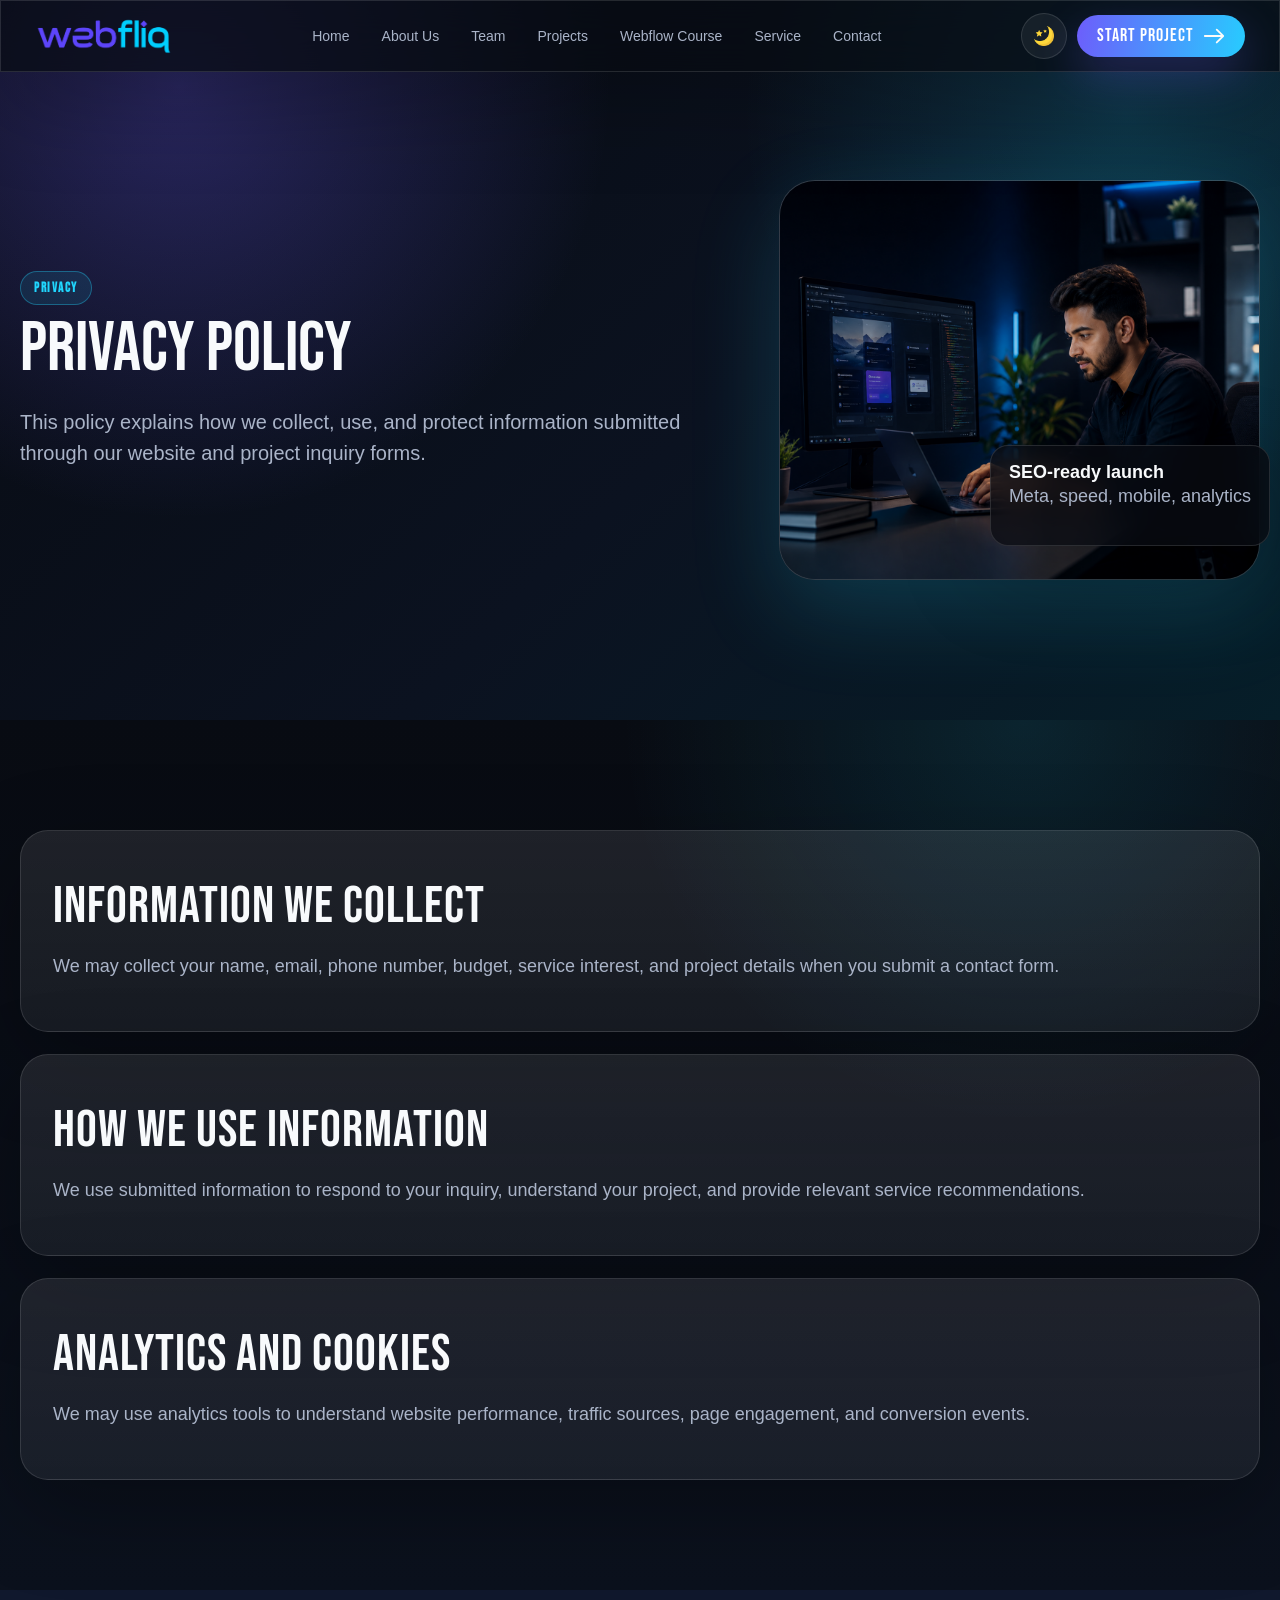
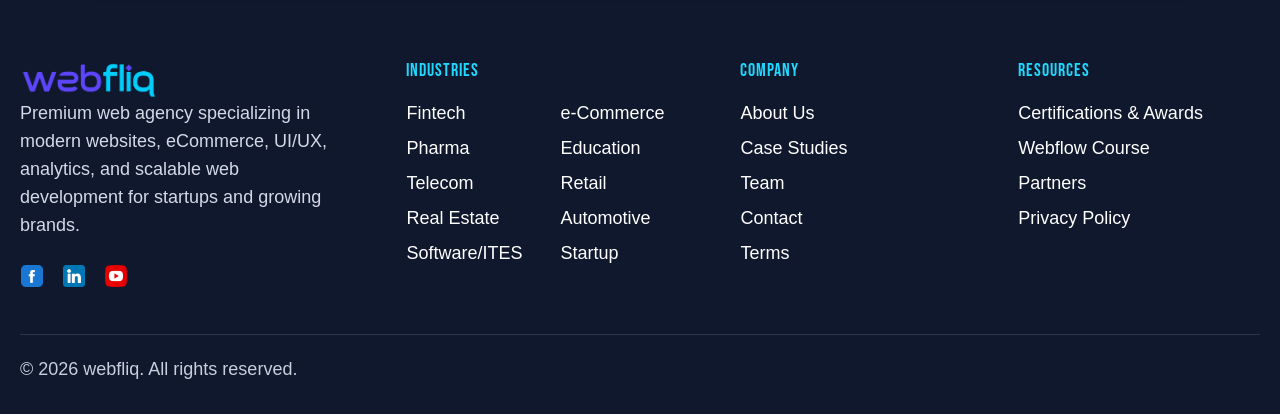
<file: privacy.html>
<!DOCTYPE html>
<html lang="en" data-theme="dark">

<head>
   
    <!-- Character Encoding -->
    <meta charset="UTF-8" />
    <meta name="viewport" content="width=device-width, initial-scale=1.0" />
    <meta http-equiv="X-UA-Compatible" content="IE=edge" />
    <title>Privacy Policy | PixelForge Agency</title>
    <meta
        name="description"
        content="Webfliq builds modern Webflow, Shopify and WordPress websites that drive growth. Fast, SEO-friendly, conversion-focused solutions for ambitious brands."
    />
    <meta
        name="keywords"
        content="web design agency, web development agency, webflow development, shopify development, wordpress development, ui ux design, ecommerce website development, seo friendly websites, custom website development"
    />
    <meta name="author" content="Webfliq" />
    <meta name="robots" content="index, follow"/>
    <meta name="googlebot" content="index, follow"/>

    <!-- Canonical URL -->
    <link rel="canonical" href="https://webfliq.com/" />

    <!-- Theme Color -->
    <meta name="theme-color" content="#07111f" />

    <!-- Favicon -->
    <link rel="icon" href="/favicon.ico" type="image/x-icon"/>
    <link rel="icon" type="image/png" sizes="32x32" href="assets/Untitled-2-01.svg"/>
    <link rel="icon" type="image/png" sizes="16x16" href="assets/Untitled-2-01.svg"/>
    <link rel="apple-touch-icon" sizes="180x180" href="assets/logo-180.gif"/>
    <link rel="manifest" href="/site.webmanifest"/>

    <!-- Open Graph (Facebook, LinkedIn) -->
    <meta property="og:type" content="website" />
    <meta property="og:site_name" content="Webfliq" />
    <meta property="og:url" content="https://webfliq.com/" />
    <meta property="og:title" content="Web Design & Development Agency | Webfliq"/>
    <meta
        property="og:description"
        content="Modern Webflow, Shopify, WordPress and custom website solutions for growing brands."
    />
    <!-- Open Graph -->
    <meta property="og:image" content="https://webfliq.com/assets/webfliq-open-graph.jpg" />

    <!-- Twitter/X -->
    <meta name="twitter:card" content="summary_large_image" />
    <meta name="twitter:title" content="Web Design & Development Agency | Webfliq"/>
    <meta
        name="twitter:description"
        content="Fast, SEO-friendly, conversion-focused websites for ambitious brands."
    />
    <!-- Twitter/X -->
    <meta name="twitter:image" content="https://webfliq.com/assets/webfliq-open-graph.jpg" />

    <link rel="preconnect" href="https://fonts.googleapis.com">
    <link rel="preconnect" href="https://fonts.gstatic.com" crossorigin>
    <link href="https://fonts.googleapis.com/css2?family=Anton&family=Bebas+Neue&display=swap" rel="stylesheet">
    <link rel="stylesheet" href="style.css">
</head>

<body>
    <div data-component="navbar"></div>
    <main>
        <section class="page-hero">
            <div class="container hero-grid">
                <div class="reveal reveal-left active"><span class="eyebrow">Privacy</span>
                    <h1>Privacy Policy</h1>
                    <p class="lead">This policy explains how we collect, use, and protect information submitted through
                        our website and project inquiry forms.</p>
                </div>
                <div class="hero-media reveal reveal-right active">
                    <div class="hero-image-card">
                        <div class="hero-slider">
                            <img src="assets/home-slider-image-1.png" alt="Agency team collaborating">
                            <img src="assets/home-slider-image-2.png" alt="Agency workspace">
                            <img src="assets/home-slider-image-3.png" alt="Creative team meeting">
                            <img src="assets/home-slider-image-4.png" alt="Agency team collaborating">
                            <img src="assets/home-slider-image-5.png" alt="Agency workspace">
                            <img src="assets/home-hero-img.png" alt="Agency workspace">
                        </div>
                    </div>
                    
                    <div class="float-badge"><strong>SEO-ready launch</strong>
                        <p>Meta, speed, mobile, analytics</p>
                    </div>
                </div>
            </div>
        </section>
        <section class="section-gradient">
            <div class="container legal-content">
                <div class="legal-card reveal reveal-up">
                    <h2>Information We Collect</h2>
                    <p>We may collect your name, email, phone number, budget, service interest, and project details when
                        you submit a contact form.</p>
                </div>
                <div class="legal-card reveal reveal-up">
                    <h2>How We Use Information</h2>
                    <p>We use submitted information to respond to your inquiry, understand your project, and provide
                        relevant service recommendations.</p>
                </div>
                <div class="legal-card reveal reveal-up">
                    <h2>Analytics and Cookies</h2>
                    <p>We may use analytics tools to understand website performance, traffic sources, page engagement,
                        and conversion events.</p>
                </div>
            </div>
        </section>
    </main>
    <div data-component="footer"></div>
    <script src="main.js"></script>
</body>

</html>
</file>
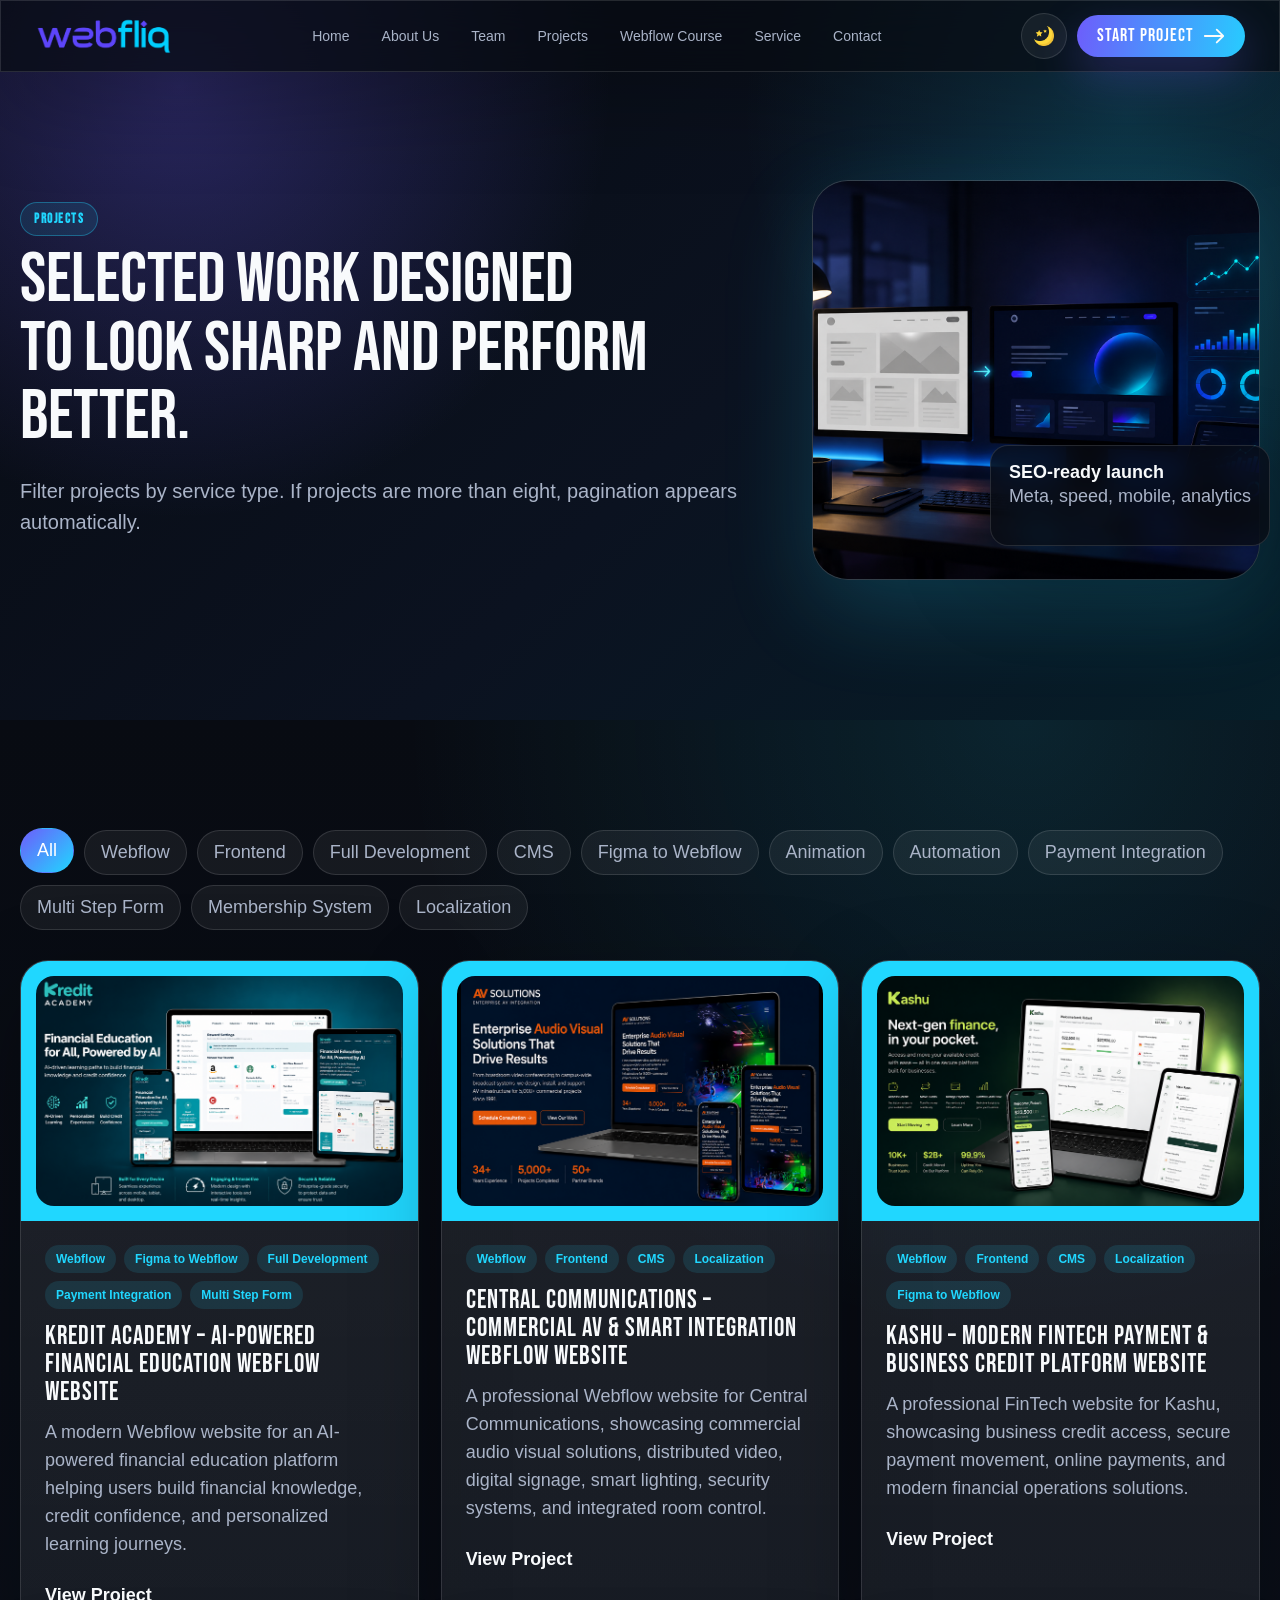
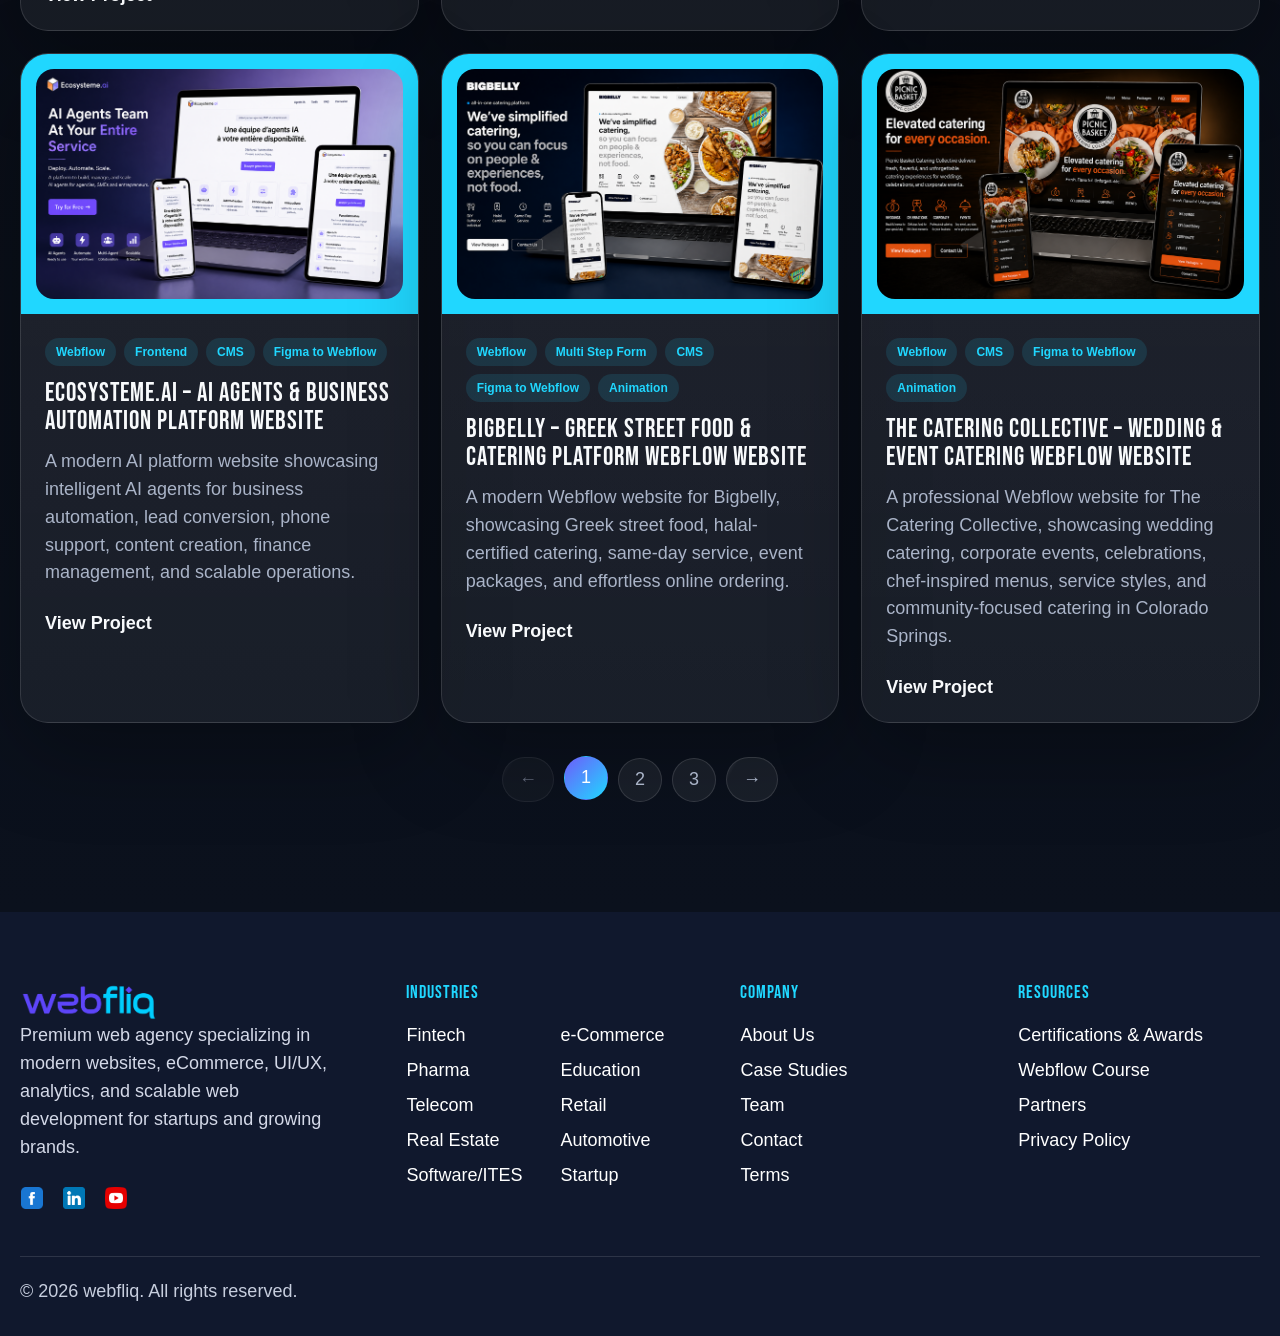
<file: projects.html>
<!DOCTYPE html>
<html lang="en" data-theme="dark">

<head>
  <meta charset="UTF-8" />
  <meta name="viewport" content="width=device-width, initial-scale=1.0" />
  <meta http-equiv="X-UA-Compatible" content="IE=edge" />
  <!-- Primary SEO -->
  <title>Projects & Case Studies | Web Design Portfolio | Webfliq</title>
  <meta
    name="description"
    content="Explore Webfliq's portfolio of Webflow, Shopify, WordPress and custom website projects. See how we help businesses improve design, performance, conversions and growth."
  />
  <meta
    name="keywords"
    content="web design portfolio, web development portfolio, webflow projects, shopify projects, wordpress portfolio, website case studies, ecommerce website projects, ui ux portfolio"
  />
  <meta name="author" content="Webfliq" />
  <meta name="robots" content="index, follow" />
  <meta name="googlebot" content="index, follow" />
  <!-- Canonical -->
  <link rel="canonical" href="https://webfliq.com/projects" />
  <!-- Theme -->
  <meta name="theme-color" content="#07111f" />
  <!-- Favicon -->
  <link rel="icon" href="/favicon.ico" type="image/x-icon" />
  <link rel="icon" type="image/png" sizes="32x32" href="assets/Untitled-2-01.svg" />
  <link rel="icon" type="image/png" sizes="16x16" href="assets/Untitled-2-01.svg" />
  <link rel="apple-touch-icon" sizes="180x180" href="assets/logo-180.gif" />
  <link rel="manifest" href="/site.webmanifest" />
  <!-- Open Graph -->
  <meta property="og:type" content="website" />
  <meta property="og:site_name" content="Webfliq" />
  <meta property="og:url" content="https://webfliq.com/projects" />
  <meta property="og:title" content="Projects & Case Studies | Webfliq"/>
  <meta
    property="og:description"
    content="Browse our collection of Webflow, Shopify, WordPress and custom website projects built for growing brands."
  />
  <!-- Open Graph -->
    <meta property="og:image" content="https://webfliq.com/assets/webfliq-open-graph.jpg" />
  <!-- Twitter -->
  <meta name="twitter:card" content="summary_large_image" />
  <meta name="twitter:title" content="Projects & Case Studies | Webfliq" />
  <meta
    name="twitter:description"
    content="Real client projects focused on performance, design, conversions and measurable growth."
  />
  <!-- Twitter/X -->
    <meta name="twitter:image" content="https://webfliq.com/assets/webfliq-open-graph.jpg" />

  <!-- Projects Page Schema -->
  <script type="application/ld+json">
  {
    "@context":"https://schema.org",
    "@type":"CollectionPage",
    "name":"Webfliq Projects",
    "url":"https://webfliq.com/projects",
    "description":"Portfolio and case studies showcasing Webflow, Shopify, WordPress and custom website projects."
  }
  </script>

  <!-- Organization Schema -->
  <script type="application/ld+json">
  {
    "@context":"https://schema.org",
    "@type":"ProfessionalService",
    "name":"Webfliq",
    "url":"https://webfliq.com",
    "logo":"https://webfliq.com/assets/webfiq-logo2-01.png",
    "description":"Web design and development agency specializing in Webflow, Shopify, WordPress and custom website solutions."
  }
  </script>
  <link rel="preconnect" href="https://fonts.googleapis.com">
  <link rel="preconnect" href="https://fonts.gstatic.com" crossorigin>
  <link href="https://fonts.googleapis.com/css2?family=Anton&family=Bebas+Neue&display=swap" rel="stylesheet">

  <link rel="stylesheet" href="style.css" />
</head>

<body>
    <div data-component="navbar"></div>
    <main>
        <section class="page-hero">
            <div class="container hero-grid">
                <div class="reveal reveal-left active"><span class="eyebrow">Projects</span>
                    <h1>Selected work designed <br> to look sharp and perform better.</h1>
                    <p class="lead">Filter projects by service type. If projects are more than eight, pagination appears
                        automatically.</p>
                </div>
                <div class="hero-media reveal reveal-right active">
                    <div class="hero-image-card">
                        <div class="hero-slider">
                            <img src="assets/projects-slider-image-1.png" alt="Agency team collaborating">
                            <img src="assets/projects-slider-image-2.png" alt="Agency team collaborating">
                            <img src="assets/projects-slider-image-3.png" alt="Agency team collaborating">
                            <img src="assets/projects-slider-image-4.png" alt="Agency team collaborating">
                            <img src="assets/projects-slider-image-5.png" alt="Agency team collaborating">
                        </div>
                    </div>
                    <div class="float-badge"><strong>SEO-ready launch</strong>
                        <p>Meta, speed, mobile, analytics</p>
                    </div>
                </div>
            </div>
        </section>
          <section class="section-gradient" data-project-root data-per-page="6">

              <div class="container">

                 <!-- FILTERS -->
                  <div class="project-tools reveal reveal-up">
                      <button class="filter-btn active" data-filter="All" type="button">All</button>
                      <button class="filter-btn" data-filter="webflow" type="button">Webflow</button>
                      <button class="filter-btn" data-filter="frontend" type="button">Frontend</button>
                      <button class="filter-btn" data-filter="full-development" type="button">Full Development</button>
                      <button class="filter-btn" data-filter="cms" type="button">CMS</button>
                      <button class="filter-btn" data-filter="figma-to-webflow" type="button">Figma to Webflow</button>
                      <button class="filter-btn" data-filter="animation" type="button">Animation</button>
                      <button class="filter-btn" data-filter="automation" type="button">Automation</button>
                      <button class="filter-btn" data-filter="payment-integration" type="button">Payment Integration</button>
                      <button class="filter-btn" data-filter="multi-step-form" type="button">Multi Step Form</button>
                      <button class="filter-btn" data-filter="membership-system" type="button">Membership System</button>
                      <button class="filter-btn" data-filter="localization" type="button">Localization</button>
                  </div>
                  <!-- PROJECTS -->
                  <div class="projects-grid">
                      <a class="project-card reveal reveal-up"
                          href="https://kk-pro.webflow.io"
                          target="_blank"
                          data-filter-tags="webflow,figma-to-webflow,full-development,payment-integration,multi-step-form">

                          <div class="project-image">
                            <div class="project-image-wrap">
                                <img src="assets/credit-academy-thumbnail.png" alt="">
                            </div>
                              
                          </div>

                          <div class="project-content">

                              <!-- Visible Tags -->
                              <div class="tags">
                                  <span class="tag">Webflow</span>
                                  <span class="tag">Figma to Webflow</span>
                                  <span class="tag">Full Development</span>
                                  <span class="tag">Payment Integration</span>
                                  <span class="tag">Multi Step Form</span>
                              </div>

                              <h3>Kredit Academy – AI-Powered Financial Education Webflow Website</h3>

                              <p>A modern Webflow website for an AI-powered financial education platform helping users build financial knowledge, credit confidence, and personalized learning journeys.</p>

                              <span class="project-link">
                                  View Project
                              </span>

                          </div>

                      </a>
                      <a class="project-card reveal reveal-up"
                          href="https://central-inc.webflow.io"
                          target="_blank"
                          data-filter-tags="webflow, fronend,cms,localization ">

                          <div class="project-image">
                            <div class="project-image-wrap">
                                <img src="assets/av-solutions-thumbnail.png" alt="Central Communications">
                            </div>
                          </div>

                          <div class="project-content">

                              <div class="tags">
                                  <span class="tag">Webflow</span>
                                  <span class="tag">Frontend</span>
                                  <span class="tag">CMS</span>
                                  <span class="tag">Localization</span>
                              </div>

                              <h3>Central Communications – Commercial AV & Smart Integration Webflow Website</h3>

                              <p>A professional Webflow website for Central Communications, showcasing commercial audio visual solutions, distributed video, digital signage, smart lighting, security systems, and integrated room control.</p>

                              <span class="project-link">
                                  View Project
                              </span>

                          </div>

                      </a>
                      <a class="project-card reveal reveal-up"
                          href="https://www.kashupay.com"
                          target="_blank"
                          data-filter-tags="webflow, fronend,cms,localization, figma-to-webflow">
                          <div class="project-image">
                              <div class="project-image-wrap">
                                <img src="assets/kasu-pay-thumbnail.png" alt="Kashu – Modern FinTech Payment">

                              </div>
                          </div>
                          <div class="project-content">
                              <div class="tags">
                                  <span class="tag">Webflow</span>
                                  <span class="tag">Frontend</span>
                                  <span class="tag">CMS</span>
                                  <span class="tag">Localization</span>
                                  <span class="tag">Figma to Webflow</span>
                              </div>
                              <h3>Kashu – Modern FinTech Payment & Business Credit Platform Website</h3>
                              <p>A professional FinTech website for Kashu, showcasing business credit access, secure payment movement, online payments, and modern financial operations solutions.</p>
                              <span class="project-link">
                                  View Project
                              </span>
                          </div>
                      </a>
                      <a class="project-card reveal reveal-up"
                          href="https://www.ecosysteme.ai"
                          target="_blank"
                          data-filter-tags="webflow,figma-to-webflow,frontend,cms">
                          <div class="project-image">
                              <div class="project-image-wrap">
                                <img src="assets/ecoseystem-thumbnail.png" alt="Ecosysteme">
                              </div>
                          </div>
                          <div class="project-content">
                              <div class="tags">
                                  <span class="tag">Webflow</span>
                                  <span class="tag">Frontend</span>
                                  <span class="tag">CMS</span>
                                  <span class="tag">Figma to Webflow</span>
                              </div>
                              <h3>Ecosysteme.ai – AI Agents & Business Automation Platform Website</h3>
                              <p>A modern AI platform website showcasing intelligent AI agents for business automation, lead conversion, phone support, content creation, finance management, and scalable operations.</p>
                              <span class="project-link">
                                  View Project
                              </span>
                          </div>
                      </a>
                      <a class="project-card reveal reveal-up"
                          href="https://bigbelly.webflow.io"
                          target="_blank"
                          data-filter-tags="webflow,figma-to-webflow,multi-step-form,cms,animation">
                          <div class="project-image">
                              <div class="project-image-wrap">
                                <img src="assets/bigbally-thumbnail.png" alt="Bigbelly – Greek Street Food & Catering Platform Webflow Website">
                              </div>
                          </div>
                          <div class="project-content">
                              <div class="tags">
                                  <span class="tag">Webflow</span>
                                  <span class="tag">Multi Step Form</span>
                                  <span class="tag">CMS</span>
                                  <span class="tag">Figma to Webflow</span>
                                  <span class="tag">Animation</span>
                              </div>
                              <h3>Bigbelly – Greek Street Food & Catering Platform Webflow Website</h3>
                              <p>A modern Webflow website for Bigbelly, showcasing Greek street food, halal-certified catering, same-day service, event packages, and effortless online ordering.</p>
                              <span class="project-link">
                                  View Project
                              </span>
                          </div>
                      </a>
                       <a class="project-card reveal reveal-up"
                          href="https://the-catering-collective.webflow.io"
                          target="_blank"
                          data-filter-tags="webflow,figma-to-webflow,cms,animation">
                          <div class="project-image">
                              <div class="project-image-wrap">
                                <img src="assets/picnic-busket-thumbnail.png" alt="The Catering Collective – Wedding & Event Catering Webflow Website">
                              </div>
                          </div>
                          <div class="project-content">
                              <div class="tags">
                                  <span class="tag">Webflow</span>
                                  <span class="tag">CMS</span>
                                  <span class="tag">Figma to Webflow</span>
                                  <span class="tag">Animation</span>
                              </div>
                              <h3>The Catering Collective – Wedding & Event Catering Webflow Website</h3>
                              <p>A professional Webflow website for The Catering Collective, showcasing wedding catering, corporate events, celebrations, chef-inspired menus, service styles, and community-focused catering in Colorado Springs.</p>
                              <span class="project-link">
                                  View Project
                              </span>
                          </div>
                      </a>
                      <a class="project-card reveal reveal-up"
                          href="https://mb-academy-1655b2.webflow.io"
                          target="_blank"
                          data-filter-tags="webflow,cms,animation,frontend">
                          <div class="project-image">
                              <div class="project-image-wrap">
                                <img src="assets/md-academy-thumbnail.png" alt="MB Academy – E-Commerce Coaching & Brand Scaling Webflow Website">
                              </div>
                          </div>
                          <div class="project-content">
                              <div class="tags">
                                  <span class="tag">Webflow</span>
                                  <span class="tag">CMS</span>
                                  <span class="tag">Animation</span>
                                  <span class="tag">Frontend</span>
                              </div>
                              <h3>MB Academy – E-Commerce Coaching & Brand Scaling Webflow Website</h3>
                              <p>A high-converting Webflow website for MB Academy, showcasing e-commerce coaching, brand building, expert mentorship, scaling strategies, and exit-focused business growth.</p>
                              <span class="project-link">
                                  View Project
                              </span>
                          </div>
                      </a>
                      <a class="project-card reveal reveal-up"
                          href="https://arest-new.webflow.io"
                          target="_blank"
                          data-filter-tags="webflow,cms,animation">
                          <div class="project-image">
                              <div class="project-image-wrap">
                                <img src="assets/arest-thumbnail.png" alt="Arest – AI Data Intelligence & Real-Time Transaction Data Website">

                              </div>
                          </div>
                          <div class="project-content">
                              <div class="tags">
                                  <span class="tag">Webflow</span>
                                  <span class="tag">CMS</span>
                                  <span class="tag">Animation</span>
                              </div>
                              <h3>Arest – AI Data Intelligence & Real-Time Transaction Data Website</h3>
                              <p>A modern Webflow website for Arest, showcasing proprietary datasets, real-time transactional data, AI model training, data labeling, feature engineering, and compliant data-driven insights.</p>
                              <span class="project-link">
                                  View Project
                              </span>
                          </div>
                      </a>
                      <a class="project-card reveal reveal-up"
                          href="https://www.julienroman.com"
                          target="_blank"
                          data-filter-tags="webflow,cms,full-development, animation,figma-to-webflow">
                          <div class="project-image">
                              <div class="project-image-wrap">
                                <img src="assets/julienroman-thumbnail.png" alt="Julien Roman – Crypto Investment Coaching & Private Club Website">
                              </div>
                          </div>
                          <div class="project-content">
                              <div class="tags">
                                  <span class="tag">Webflow</span>
                                  <span class="tag">CMS</span>
                                  <span class="tag">Full Development</span>
                                  <span class="tag">Figma to Webflow</span>
                                  <span class="tag">Animation</span>
                              </div>
                              <h3>Julien Roman – Crypto Investment Coaching & Private Club Website</h3>
                              <p>A modern Webflow website for Arest, showcasing proprietary datasets, real-time transactional data, AI model training, data labeling, feature engineering, and compliant data-driven insights.</p>
                              <span class="project-link">
                                  View Project
                              </span>
                          </div>
                      </a>
                      <a class="project-card reveal reveal-up"
                          href="https://www.lestudiodesign.fr"
                          target="_blank"
                          data-filter-tags="webflow,localization,full-development, animation,figma-to-webflow,membership-system">
                          <div class="project-image">
                              <div class="project-image-wrap">
                                <img src="assets/lestudio-thumbnail.png" alt="LeStudio – E-Commerce UX/UI & CRO Consulting Website">
                              </div>
                          </div>
                          <div class="project-content">
                              <div class="tags">
                                  <span class="tag">Webflow</span>
                                  <span class="tag">Localization</span>
                                  <span class="tag">Full Development</span>
                                  <span class="tag">Figma to Webflow</span>
                                  <span class="tag">Animation</span>
                                  <span class="tag">Membership System</span>
                              </div>
                              <h3>LeStudio – E-Commerce UX/UI & CRO Consulting Website</h3>
                              <p>A professional website for LeStudio, showcasing e-commerce UX/UI design, CRO audits, conversion-focused redesigns, Figma mockups, and optimization services for DTC brands.</p>
                              <span class="project-link">
                                  View Project
                              </span>
                          </div>
                      </a>
                       <a class="project-card reveal reveal-up"
                          href="https://www.booststats.fr"
                          target="_blank"
                          data-filter-tags="webflow,localization, animation,figma-to-webflow">
                          <div class="project-image">
                              <div class="project-image-wrap">
                                <img src="assets/booststats-thumbnail.png" alt="BoostStats – Automated YouTube SEO Optimization Website">
                              </div>
                          </div>
                          <div class="project-content">
                              <div class="tags">
                                  <span class="tag">Webflow</span>
                                  <span class="tag">Localization</span>
                                  <span class="tag">Figma to Webflow</span>
                                  <span class="tag">Animation</span>
                              </div>
                              <h3>BoostStats – Automated YouTube SEO Optimization Website</h3>
                              <p>A high-converting website for BoostStats, showcasing automated YouTube descriptions, SEO optimization, smart chaptering, strategic keywords, hashtags, and visibility-focused video growth.</p>
                              <span class="project-link">
                                  View Project
                              </span>
                          </div>
                      </a>
                      <a class="project-card reveal reveal-up"
                          href="https://www.maximize.media"
                          target="_blank"
                          data-filter-tags="webflow, animation,figma-to-webflow,membership-system">
                          <div class="project-image">
                              <div class="project-image-wrap">
                                <img src="assets/maximize-thumbnail.png" alt="Maximize Media – B2B Video Content Agency Website">
                              </div>
                          </div>
                          <div class="project-content">
                              <div class="tags">
                                  <span class="tag">Webflow</span>
                                  <span class="tag">Membership System</span>
                                  <span class="tag">Figma to Webflow</span>
                                  <span class="tag">Animation</span>
                              </div>
                              <h3>Maximize Media – B2B Video Content Agency Website</h3>
                              <p>A professional website for Maximize Media, showcasing B2B video production, podcasts, thought leadership, event coverage, customer stories, explainers, ads, and content distribution services.</p>
                              <span class="project-link">
                                  View Project
                              </span>
                          </div>
                      </a>
                      <a class="project-card reveal reveal-up"
                          href="https://www.bookkards.com"
                          target="_blank"
                          data-filter-tags="webflow, animation,localization,membership-system,automation">
                          <div class="project-image">
                              <div class="project-image-wrap">
                                <img src="assets/bookkards-thumbnail.png" alt="BookKards – Digital Reading & Multimedia Storytelling Platform Website">
                              </div>
                          </div>
                          <div class="project-content">
                              <div class="tags">
                                  <span class="tag">Webflow</span>
                                  <span class="tag">Membership System</span>
                                  <span class="tag">Localization</span>
                                  <span class="tag">Animation</span>
                                  <span class="tag">Automation</span>
                              </div>
                              <h3>BookKards – Digital Reading & Multimedia Storytelling Platform Website</h3>
                              <p>A modern digital reading platform website for BookKards, showcasing immersive memoir content, music, videos, news, book previews, and interactive storytelling experiences.</p>
                              <span class="project-link">
                                  View Project
                              </span>
                          </div>
                      </a>
                      <a class="project-card reveal reveal-up"
                          href="https://yonathantrader.webflow.io"
                          target="_blank"
                          data-filter-tags="webflow, animation,localization">
                          <div class="project-image">
                              <div class="project-image-wrap">
                                <img src="assets/yonathantrader-thumbnail.png" alt="YonathanCM Trader – Forex Trading Courses & Mentorship Website">
                              </div>
                          </div>
                          <div class="project-content">
                              <div class="tags">
                                  <span class="tag">Webflow</span>
                                  <span class="tag">Localization</span>
                                  <span class="tag">Animation</span>
                              </div>
                              <h3>YonathanCM Trader – Forex Trading Courses & Mentorship Website</h3>
                              <p>A professional Webflow website for YonathanCM Trader, showcasing forex trading courses, personalized mentorship, Telegram market insights, trading signals, and financial growth education.</p>
                              <span class="project-link">
                                  View Project
                              </span>
                          </div>
                      </a>
                  </div>

                  <!-- PAGINATION -->
                  <div class="pagination" data-pagination>

                      <button class="pagination-btn" data-prev type="button">
                          ←
                      </button>

                      <div class="data-page-numbers" data-page-numbers></div>

                      <button class="pagination-btn" data-next type="button">
                          →
                      </button>

                  </div>

              </div>

          </section>
    
      </main>
    <div data-component="footer"></div>
    <script src="main.js"></script>
</body>

</html>
</file>
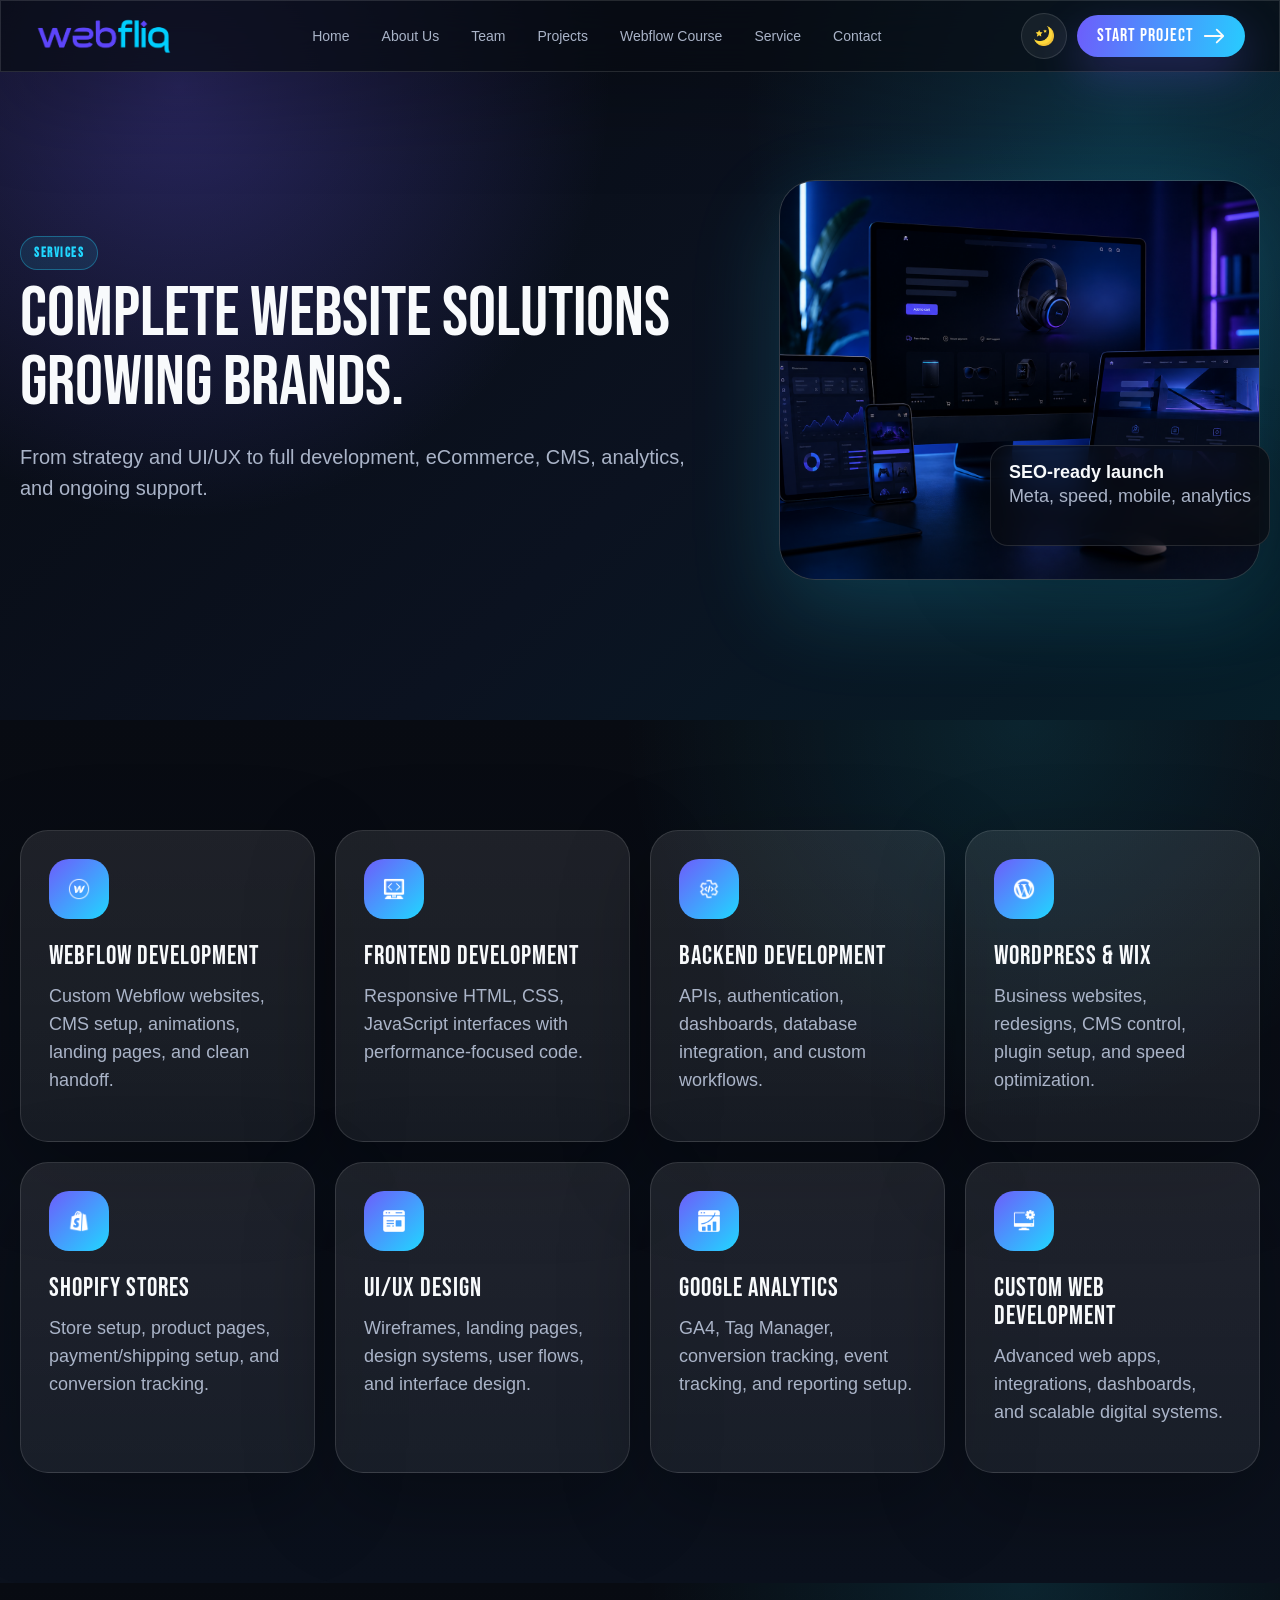
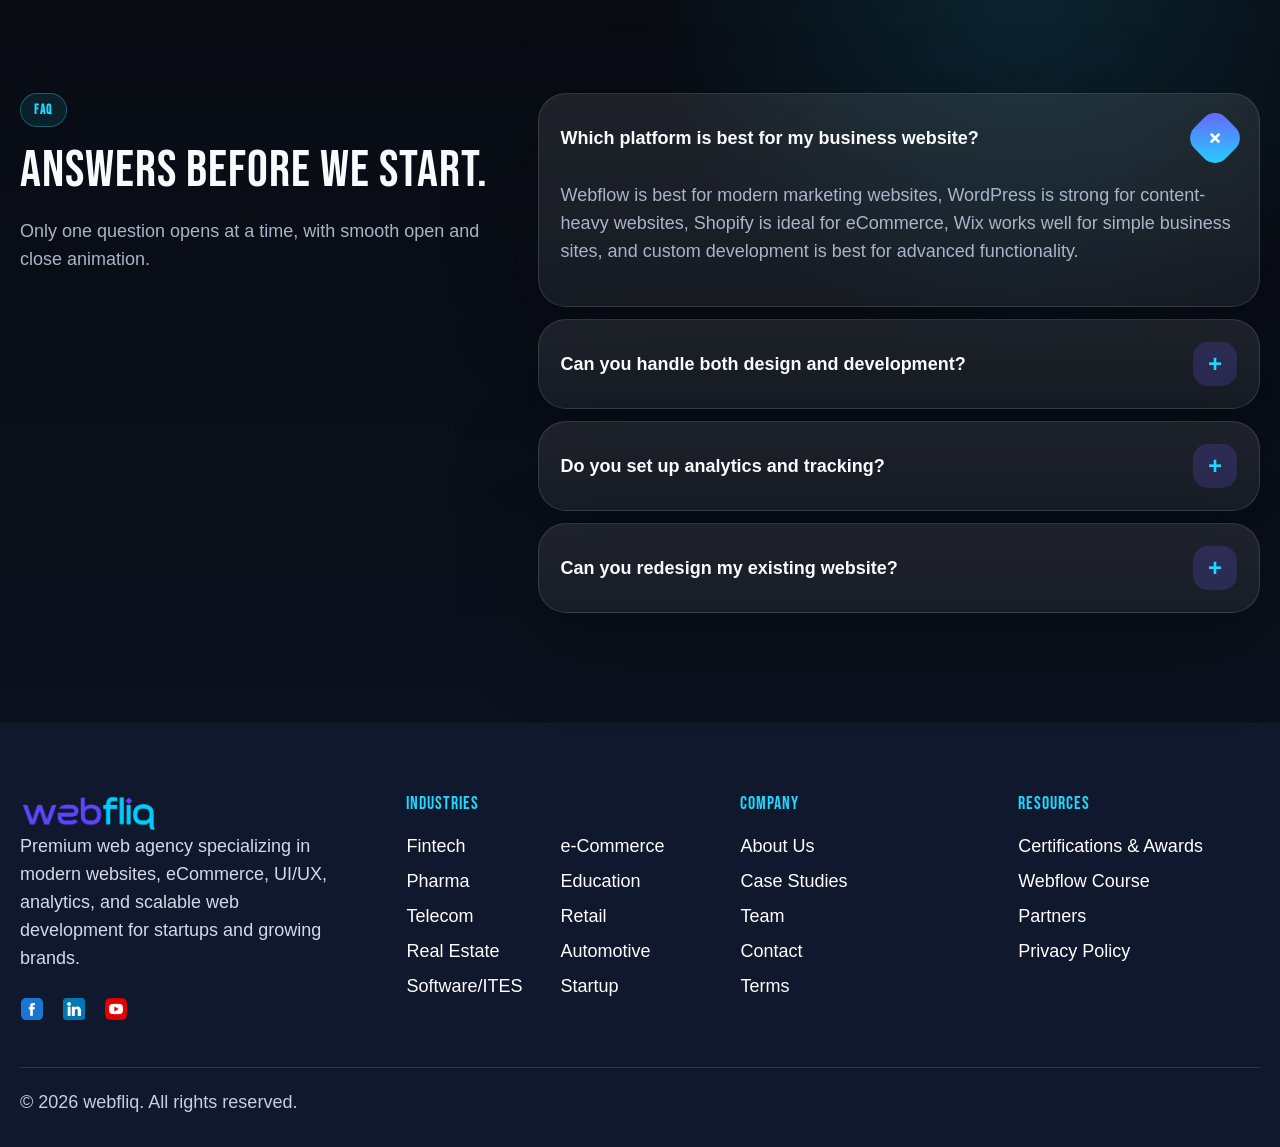
<file: services.html>
<!DOCTYPE html>
<html lang="en" data-theme="dark">

<head>
  <meta charset="UTF-8" />
  <meta name="viewport" content="width=device-width, initial-scale=1.0" />
  <meta http-equiv="X-UA-Compatible" content="IE=edge" />
  <!-- Primary SEO -->
  <title>Website Development Services | Webflow, Shopify & WordPress | Webfliq</title>
  <meta
    name="description"
    content="Explore Webfliq's professional website development services including Webflow, Shopify, WordPress, UI/UX design, frontend, backend development, analytics setup and custom web solutions."
  />
  <meta
    name="keywords"
    content="webflow development services, shopify development services, wordpress development services, ui ux design services, frontend development, backend development, custom web development, google analytics setup, website development agency"
  />
  <meta name="author" content="Webfliq" />
  <meta name="robots" content="index, follow" />
  <meta name="googlebot" content="index, follow" />
  <!-- Canonical -->
  <link rel="canonical" href="https://webfliq.com/services" />
  <!-- Theme -->
  <meta name="theme-color" content="#07111f" />
  <!-- Favicon -->
  <link rel="icon" href="/favicon.ico" type="image/x-icon" />
  <link rel="icon" type="image/png" sizes="32x32" href="assets/Untitled-2-01.svg" />
  <link rel="icon" type="image/png" sizes="16x16" href="assets/Untitled-2-01.svg" />
  <link rel="apple-touch-icon" sizes="180x180" href="assets/logo-180.gif" />
  <link rel="manifest" href="/site.webmanifest" />
  <!-- Open Graph -->
  <meta property="og:type" content="website" />
  <meta property="og:site_name" content="Webfliq" />
  <meta property="og:url" content="https://webfliq.com/services" />
  <meta property="og:title" content="Website Development Services | Webfliq" />
  <meta
    property="og:description"
    content="Professional Webflow, Shopify, WordPress, UI/UX, analytics and custom website development services for growing brands."
  />
   <!-- Open Graph -->
  <meta property="og:image" content="https://webfliq.com/assets/webfliq-open-graph.jpg" />
  <!-- Twitter -->
  <meta name="twitter:card" content="summary_large_image" />
  <meta name="twitter:title" content="Website Development Services | Webfliq" />
  <meta
    name="twitter:description"
    content="Modern website solutions including Webflow, Shopify, WordPress, UI/UX and analytics services."
  />
  <!-- Twitter/X -->
  <meta name="twitter:image" content="https://webfliq.com/assets/webfliq-open-graph.jpg" />
  <!-- Services Page Schema -->
  <script type="application/ld+json">
  {
    "@context":"https://schema.org",
    "@type":"Service",
    "name":"Website Development Services",
    "provider":{
      "@type":"Organization",
      "name":"Webfliq",
      "url":"https://webfliq.com"
    },
    "serviceType":[
      "Webflow Development",
      "Shopify Development",
      "WordPress Development",
      "Frontend Development",
      "Backend Development",
      "UI/UX Design",
      "Google Analytics Setup",
      "Custom Web Development"
    ],
    "areaServed":"Worldwide"
  }
  </script>

  <!-- FAQ Schema -->
  <script type="application/ld+json">
  {
    "@context":"https://schema.org",
    "@type":"FAQPage",
    "mainEntity":[
      {
        "@type":"Question",
        "name":"Which platform is best for my business website?",
        "acceptedAnswer":{
          "@type":"Answer",
          "text":"Webflow is best for modern marketing websites, WordPress is strong for content-heavy websites, Shopify is ideal for eCommerce, and custom development is best for advanced functionality."
        }
      },
      {
        "@type":"Question",
        "name":"Can you handle both design and development?",
        "acceptedAnswer":{
          "@type":"Answer",
          "text":"Yes. Webfliq provides both UI/UX design and full website development services."
        }
      },
      {
        "@type":"Question",
        "name":"Do you set up analytics and tracking?",
        "acceptedAnswer":{
          "@type":"Answer",
          "text":"Yes. We set up Google Analytics 4, Google Tag Manager, event tracking and conversion tracking."
        }
      },
      {
        "@type":"Question",
        "name":"Can you redesign my existing website?",
        "acceptedAnswer":{
          "@type":"Answer",
          "text":"Yes. We redesign existing websites to improve performance, user experience and conversions."
        }
      }
    ]
  }
  </script>
    <link rel="preconnect" href="https://fonts.googleapis.com">
    <link rel="preconnect" href="https://fonts.gstatic.com" crossorigin>
    <link href="https://fonts.googleapis.com/css2?family=Anton&family=Bebas+Neue&display=swap" rel="stylesheet">
    <link rel="stylesheet" href="style.css" />
</head>
<body>
    <div data-component="navbar"></div>
    <main>
        <section class="page-hero">
            <div class="container hero-grid">
                <div class="reveal reveal-left active"><span class="eyebrow">Services</span>
                    <h1>Complete website solutions <br> growing brands.</h1>
                    <p class="lead">From strategy and UI/UX to full development, eCommerce, CMS, analytics, and ongoing
                        support.</p>
                </div>
                <div class="hero-media reveal reveal-right active">
                    <div class="hero-image-card">
                        <div class="hero-slider">
                            <img src="assets/services-slider-image-1.png" alt="Agency team collaborating">
                            <img src="assets/services-slider-image-2.png" alt="Agency team collaborating">
                            <img src="assets/services-slider-image-3.png" alt="Agency team collaborating">
                            <img src="assets/services-slider-image-4.png" alt="Agency team collaborating">
                            <img src="assets/services-slider-image-5.png" alt="Agency team collaborating">
                            
                        </div>
                    </div>
                    <div class="float-badge"><strong>SEO-ready launch</strong>
                        <p>Meta, speed, mobile, analytics</p>
                    </div>
                </div>
            </div>
        </section>
        <section class="section-gradient">
            <div class="container">
                <div class="services-grid">
                    <article class="service-card reveal reveal-up">
                        <div class="icon-img"><img src="assets/webflow.png" alt="Webflow icon"></div>
                        <h3>Webflow Development</h3>
                        <p>Custom Webflow websites, CMS setup, animations, landing pages, and clean handoff.</p>
                    </article>
                    <article class="service-card reveal reveal-up">
                        <div class="icon-img"><img src="assets/fronend-development.png" alt="Frontend icon"></div>
                        <h3>Frontend Development</h3>
                        <p>Responsive HTML, CSS, JavaScript interfaces with performance-focused code.</p>
                    </article>
                    <article class="service-card reveal reveal-up">
                        <div class="icon-img"><img src="assets/backend-development.png" alt="Backend icon"></div>
                        <h3>Backend Development</h3>
                        <p>APIs, authentication, dashboards, database integration, and custom workflows.</p>
                    </article>
                    <article class="service-card reveal reveal-up">
                        <div class="icon-img"><img src="assets/wordpress.png" alt="WordPress icon"></div>
                        <h3>WordPress & Wix</h3>
                        <p>Business websites, redesigns, CMS control, plugin setup, and speed optimization.</p>
                    </article>
                    <article class="service-card reveal reveal-up">
                        <div class="icon-img"><img src="assets/shopify.png" alt="Shopify icon"></div>
                        <h3>Shopify Stores</h3>
                        <p>Store setup, product pages, payment/shipping setup, and conversion tracking.</p>
                    </article>
                    <article class="service-card reveal reveal-up">
                        <div class="icon-img"><img src="assets/ui-ux-design.png" alt="UI UX icon"></div>
                        <h3>UI/UX Design</h3>
                        <p>Wireframes, landing pages, design systems, user flows, and interface design.</p>
                    </article>
                    <article class="service-card reveal reveal-up">
                        <div class="icon-img"><img src="assets/analytics.png" alt="Analytics icon"></div>
                        <h3>Google Analytics</h3>
                        <p>GA4, Tag Manager, conversion tracking, event tracking, and reporting setup.</p>
                    </article>
                    <article class="service-card reveal reveal-up">
                        <div class="icon-img"><img src="assets/custom-web-development.png" alt="Custom icon"></div>
                        <h3>Custom Web Development</h3>
                        <p>Advanced web apps, integrations, dashboards, and scalable digital systems.</p>
                    </article>
                </div>
            </div>
        </section>
    </main>
    <div data-component="faq"></div>
    <div data-component="footer"></div>
    <script src="main.js"></script>
</body>

</html>
</file>
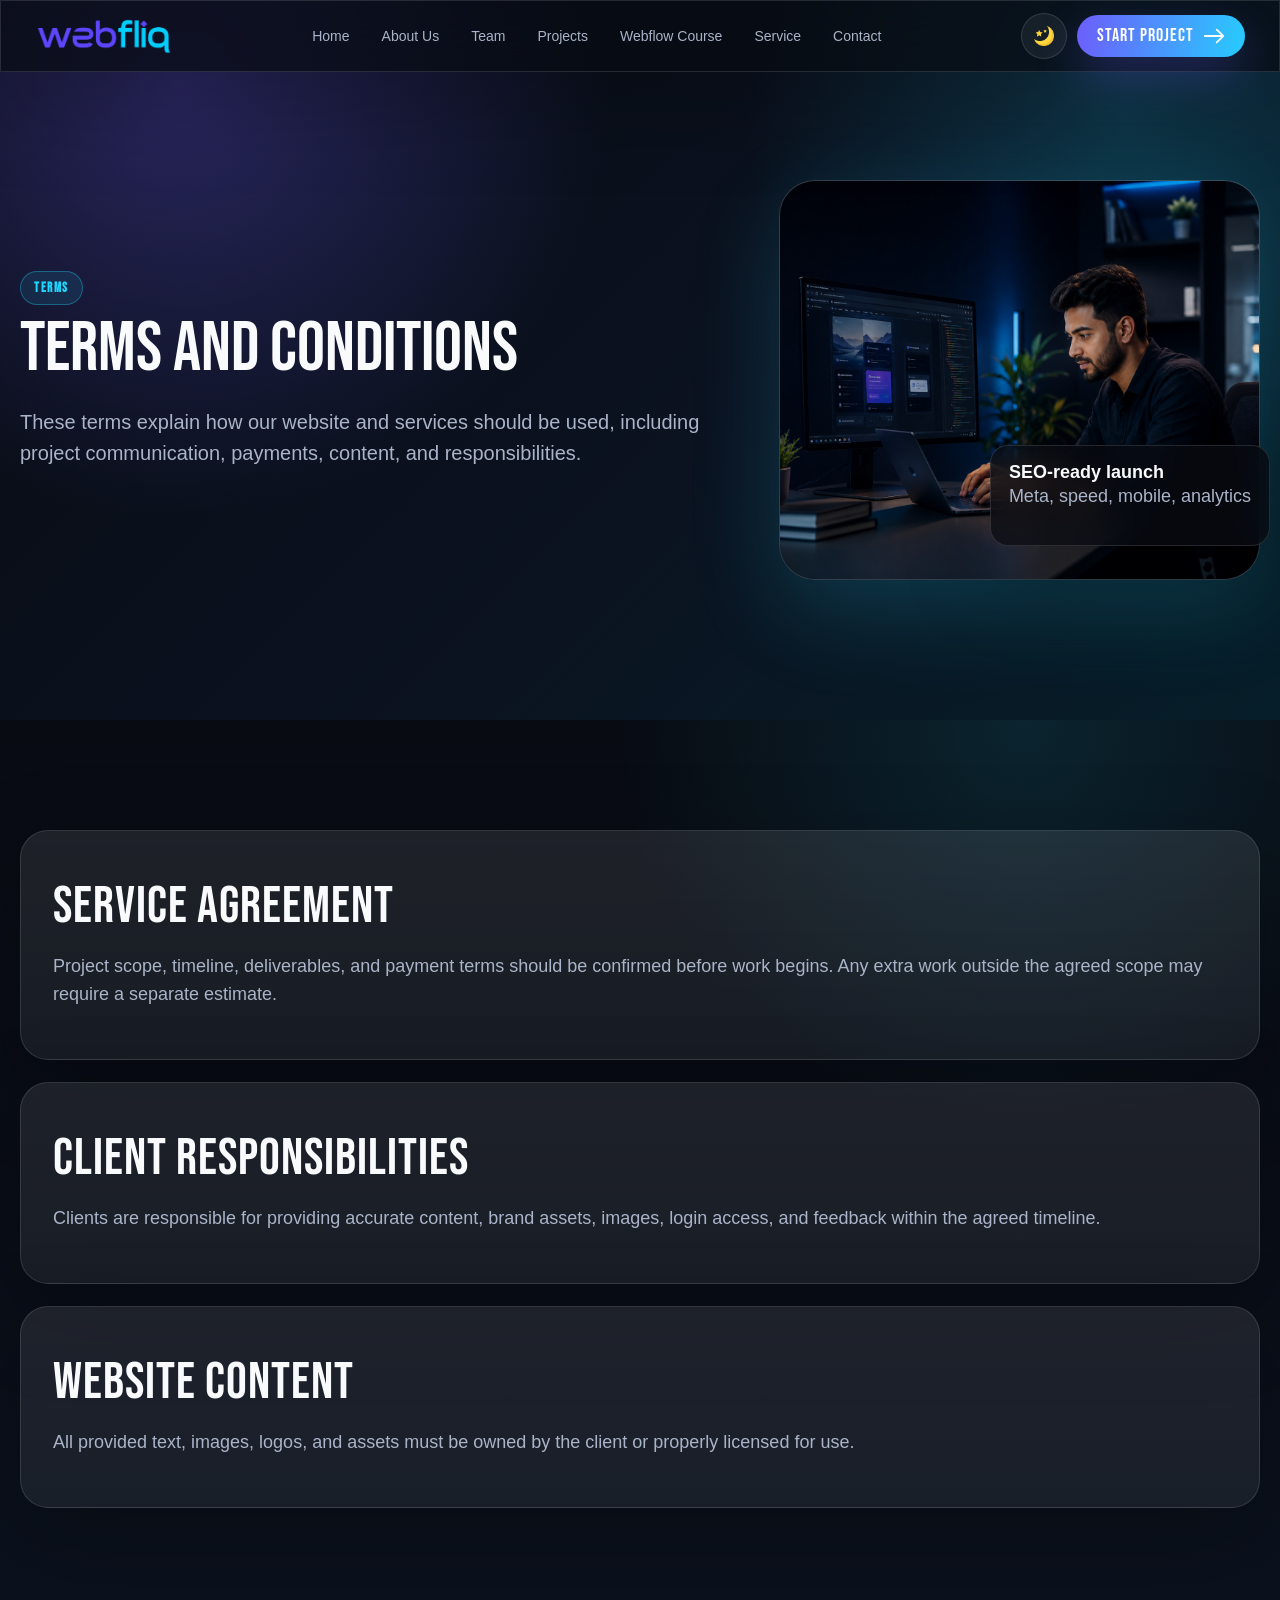
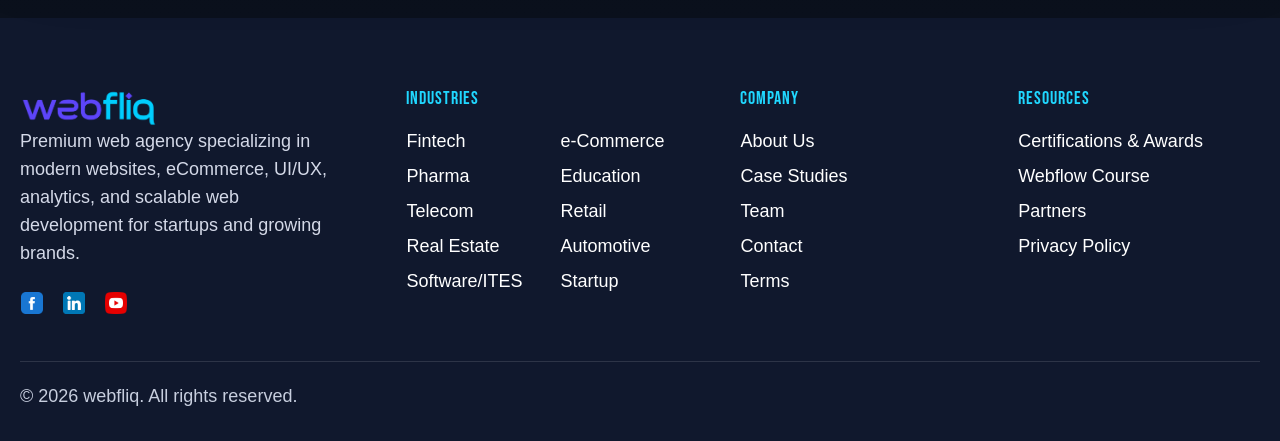
<file: terms.html>
<!DOCTYPE html>
<html lang="en" data-theme="dark">

<head>
    <!-- Character Encoding -->
    <meta charset="UTF-8" />
    <meta name="viewport" content="width=device-width, initial-scale=1.0" />
    <meta http-equiv="X-UA-Compatible" content="IE=edge" />
    <title>Webfliq | Web Design & Development Agency | Webflow, Shopify & WordPress Experts</title>
    <meta
        name="description"
        content="Webfliq builds modern Webflow, Shopify and WordPress websites that drive growth. Fast, SEO-friendly, conversion-focused solutions for ambitious brands."
    />
    <meta
        name="keywords"
        content="web design agency, web development agency, webflow development, shopify development, wordpress development, ui ux design, ecommerce website development, seo friendly websites, custom website development"
    />
    <meta name="author" content="Webfliq" />
    <meta name="robots" content="index, follow"/>
    <meta name="googlebot" content="index, follow"/>

    <!-- Canonical URL -->
    <link rel="canonical" href="https://webfliq.com/" />

    <!-- Theme Color -->
    <meta name="theme-color" content="#07111f" />

    <!-- Favicon -->
    <link rel="icon" href="/favicon.ico" type="image/x-icon"/>
    <link rel="icon" type="image/png" sizes="32x32" href="assets/Untitled-2-01.svg"/>
    <link rel="icon" type="image/png" sizes="16x16" href="assets/Untitled-2-01.svg"/>
    <link rel="apple-touch-icon" sizes="180x180" href="assets/logo-180.gif"/>
    <link rel="manifest" href="/site.webmanifest"/>

    <!-- Open Graph (Facebook, LinkedIn) -->
    <meta property="og:type" content="website" />
    <meta property="og:site_name" content="Webfliq" />
    <meta property="og:url" content="https://webfliq.com/" />
    <meta property="og:title" content="Web Design & Development Agency | Webfliq"/>
    <meta
        property="og:description"
        content="Modern Webflow, Shopify, WordPress and custom website solutions for growing brands."
    />
    <!-- Open Graph -->
    <meta property="og:image" content="https://webfliq.com/assets/webfliq-open-graph.jpg" />

    <!-- Twitter/X -->
    <meta name="twitter:card" content="summary_large_image" />
    <meta name="twitter:title" content="Web Design & Development Agency | Webfliq"/>
    <meta
        name="twitter:description"
        content="Fast, SEO-friendly, conversion-focused websites for ambitious brands."
    />
    <!-- Twitter/X -->
    <meta name="twitter:image" content="https://webfliq.com/assets/webfliq-open-graph.jpg" />

    <link rel="preconnect" href="https://fonts.googleapis.com">
    <link rel="preconnect" href="https://fonts.gstatic.com" crossorigin>
    <link href="https://fonts.googleapis.com/css2?family=Anton&family=Bebas+Neue&display=swap" rel="stylesheet">

    <link rel="stylesheet" href="style.css">
</head>

<body>
    <div data-component="navbar"></div>
    <main>
        <section class="page-hero">
            <div class="container hero-grid">
                <div class="reveal reveal-left active"><span class="eyebrow">Terms</span>
                    <h1>Terms and Conditions</h1>
                    <p class="lead">These terms explain how our website and services should be used, including project
                        communication, payments, content, and responsibilities.</p>
                </div>
                <div class="hero-media reveal reveal-right active">
                    <div class="hero-image-card">
                        <div class="hero-slider">
                            <img src="assets/home-slider-image-1.png" alt="Agency team collaborating">
                            <img src="assets/home-slider-image-2.png" alt="Agency workspace">
                            <img src="assets/home-slider-image-3.png" alt="Creative team meeting">
                            <img src="assets/home-slider-image-4.png" alt="Agency team collaborating">
                            <img src="assets/home-slider-image-5.png" alt="Agency workspace">
                            <img src="assets/home-hero-img.png" alt="Agency workspace">
                        </div>
                    </div>
                    
                    <div class="float-badge"><strong>SEO-ready launch</strong>
                        <p>Meta, speed, mobile, analytics</p>
                    </div>
                </div>
            </div>
        </section>
        <section class="section-gradient">
            <div class="container legal-content">
                <div class="legal-card reveal reveal-up">
                    <h2>Service Agreement</h2>
                    <p>Project scope, timeline, deliverables, and payment terms should be confirmed before work begins.
                        Any extra work outside the agreed scope may require a separate estimate.</p>
                </div>
                <div class="legal-card reveal reveal-up">
                    <h2>Client Responsibilities</h2>
                    <p>Clients are responsible for providing accurate content, brand assets, images, login access, and
                        feedback within the agreed timeline.</p>
                </div>
                <div class="legal-card reveal reveal-up">
                    <h2>Website Content</h2>
                    <p>All provided text, images, logos, and assets must be owned by the client or properly licensed for
                        use.</p>
                </div>
            </div>
        </section>
    </main>
    <div data-component="footer"></div>
    <script src="main.js"></script>
</body>

</html>
</file>
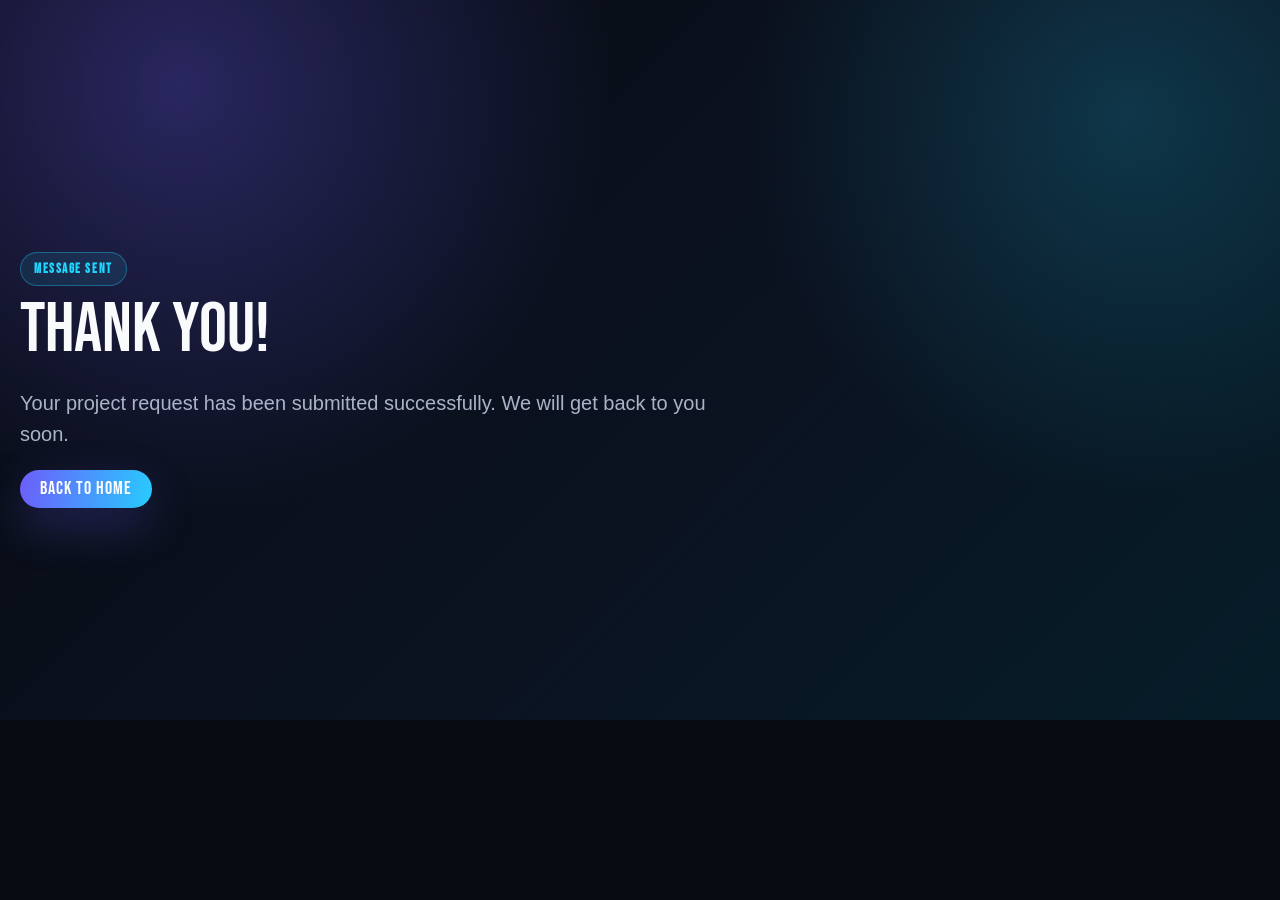
<file: thank-you.html>
<!DOCTYPE html>
<html lang="en" data-theme="dark">
<head>
  <meta charset="UTF-8">
  <meta name="viewport" content="width=device-width, initial-scale=1.0">
  <title>Thank You | webfliq</title>
  <link rel="preconnect" href="https://fonts.googleapis.com">
  <link rel="preconnect" href="https://fonts.gstatic.com" crossorigin>
  <link href="https://fonts.googleapis.com/css2?family=Anton&family=Bebas+Neue&display=swap" rel="stylesheet">
  <meta name="theme-color" content="#07111f" />
  <!-- Favicon -->
  <link rel="icon" href="/favicon.ico" type="image/x-icon" />
  <link rel="icon" type="image/png" sizes="32x32" href="assets/Untitled-2-01.svg"/>
  <link rel="icon" type="image/png" sizes="16x16" href="assets/Untitled-2-01.svg">
  <link rel="apple-touch-icon" sizes="180x180" href="assets/logo-180.gif"/>
  <link rel="manifest" href="/site.webmanifest"/>
  <link rel="stylesheet" href="style.css">
</head>
<body>
  <main>
    <section class="page-hero">
      <div class="container">
        <span class="eyebrow">Message sent</span>
        <h1>Thank you!</h1>
        <p class="lead">Your project request has been submitted successfully. We will get back to you soon.</p>
        <a class="btn btn-primary" href="/">Back to Home</a>
      </div>
    </section>
  </main>
</body>
</html>
</file>
<file: style.css>
:root {
    --container: 1440px;
    --container-padding: 20px;
    /*--font-heading: "Space Grotesk", Arial, sans-serif;*/
    --font-heading: "Bebas Neue", sans-serif;
    --font-body: "Poppins", Arial, sans-serif;
    --fs-h1: clamp(30px, 6.0vw, 70px);
    --fs-h2: clamp(30px, 4.1vw, 52px);
    --fs-h3: 26px;
    --fs-body: 18px;
    --fs-lead: 20px;
    --lh-tight: .98;
    --lh-heading: 1.08;
    --lh-body: 1.55;
    --radius-md: 18px;
    --radius-lg: 28px;
    --radius-xl: 36px;
    --radius-full: 999px;
    --section-padding: 110px;
    --section-padding-md: 84px;
    --card-padding: 28px;
    --primary: #6d5dfb;
    --cyan: #20d7ff;
    --green: #38e6a7;
    --danger: #ff6b6b;
    --transition: .32s cubic-bezier(.2, .8, .2, 1);
}

html[data-theme="dark"] {
    --bg: #080b12;
    --bg-2: #0d1320;
    --surface: rgba(255, 255, 255, .06);
    --surface-2: rgba(255, 255, 255, .09);
    --text: #f8fafc;
    --muted: #aab4c8;
    --border: rgba(255, 255, 255, .12);
    --input-bg: #202631;
    --input-text: #ffffff;
    --select-option-bg: #101827;
    --select-option-text: #f8fafc;
    --footer-bg: #10182d;
    --footer-title: #20d7ff;
    --shadow-card: 0 28px 90px rgba(0, 0, 0, .28);
    --shadow-glow: 0 30px 90px rgba(32, 215, 255, .18);
    --hero-gradient: radial-gradient(circle at 14% 12%, rgba(109, 93, 251, .32), transparent 34%), radial-gradient(circle at 88% 16%, rgba(32, 215, 255, .18), transparent 30%), linear-gradient(135deg, #080b12 0%, #0b1220 56%, #061e29 100%);
    --section-gradient: radial-gradient(circle at 80% 0%, rgba(32, 215, 255, .12), transparent 30%), linear-gradient(180deg, #080b12, #0b111d);
}

html[data-theme="light"] {
    --bg: #f7f9ff;
    --bg-2: #eef4ff;
    --surface: rgba(255, 255, 255, .78);
    --surface-2: rgba(255, 255, 255, .96);
    --text: #101828;
    --muted: #5b6475;
    --border: rgba(15, 23, 42, .13);
    --input-bg: #ffffff;
    --input-text: #101828;
    --select-option-bg: #ffffff;
    --select-option-text: #101828;
    --footer-bg: #10182d;
    --footer-title: #20d7ff;
    --shadow-card: 0 28px 90px rgba(52, 64, 84, .12);
    --shadow-glow: 0 30px 90px rgba(32, 215, 255, .14);
    --hero-gradient: radial-gradient(circle at 14% 12%, rgba(109, 93, 251, .18), transparent 34%), radial-gradient(circle at 88% 16%, rgba(32, 215, 255, .22), transparent 30%), linear-gradient(135deg, #f8fbff 0%, #eef4ff 55%, #e8fbff 100%);
    --section-gradient: radial-gradient(circle at 80% 0%, rgba(32, 215, 255, .16), transparent 30%), linear-gradient(180deg, #ffffff, #f4f8ff);
}

* {
    box-sizing: border-box;
}

html {
    scroll-behavior: smooth;
}

body {
    margin: 0;
    color: var(--text);
    background: var(--bg);
    font-family: var(--font-body);
    font-size: var(--fs-body);
    overflow-x: hidden;
   
}

a {
    color: inherit;
    text-decoration: none
}

img {
    display: block;
    width: 100%;
    height: 100%;
    object-fit: cover
}

button,
input,
textarea,
select {
    font: inherit;
    
}

.container {
    max-width: var(--container);
    margin: 0 auto;
    padding-left: var(--container-padding);
    padding-right: var(--container-padding);
    width: 100%;
}

section {
    padding: var(--section-padding) 0;
    position: relative
}

.section-gradient {
    background: var(--section-gradient)
}

h1,
h2,
h3,
p {
    margin-top: 0
}

h1,
h2,
h3,
.nav-logo,
.eyebrow {
    font-family: var(--font-heading)
}
.btn{
    font-family: var(--font-heading);
    letter-spacing: 1px;
    font-weight: 400 !important;
    line-height: 100%;
}

h1 {
    font-size: var(--fs-h1);
    line-height: var(--lh-tight); 
    margin-bottom: 24px;
    margin-top: 10px;
    font-weight: 500;
}

h2 {
    font-size: var(--fs-h2);
    line-height: var(--lh-heading);
    margin: 16px 0 18px;
    font-weight: 400;
    letter-spacing: 1px;
}

h3 {
    font-size: var(--fs-h3);
    line-height: var(--lh-heading);
    margin-bottom: 12px;
    letter-spacing: 1px;
    font-weight: 400;
}

p {
    color: var(--muted);
    line-height: var(--lh-body)
}

.lead {
    font-size: var(--fs-lead);
    max-width: 720px
}

.eyebrow {
    display: inline-flex;
    align-items: center;
    gap: 8px;
    width: fit-content;
    color: var(--cyan);
    font-size: 13px;
    font-weight: 900;
    letter-spacing: .12em;
    text-transform: uppercase;
    padding: 8px 13px;
    border: 1px solid color-mix(in srgb, var(--cyan) 34%, transparent);
    border-radius: var(--radius-full);
    background: color-mix(in srgb, var(--cyan) 10%, transparent)
}
.gradient-text {
    background: linear-gradient(135deg, var(--text), var(--cyan), var(--primary));
    -webkit-background-clip: text;
    background-clip: text;
    color: transparent
}
.navbar {
    position: fixed;
    top: 0px;
    left: 0;
    width: 100%;
    z-index: 1000;
    border: 1px solid var(--border);
    background: color-mix(in srgb, var(--bg) 74%, transparent);
    backdrop-filter: blur(18px);
    box-shadow: var(--shadow-card)
}
.nav-inner {
    display: flex;
    align-items: center;
    justify-content: space-between;
    gap: 18px;
    padding: 12px 14px;
    
}
.nav-logo img{
    max-height: 40px;
    width: auto !important;
}

.logo-mark {
    width: 40px;
    height: 40px;
    border-radius: 14px;
    display: grid;
    place-items: center;
    background: linear-gradient(135deg, var(--primary), var(--cyan));
    box-shadow: var(--shadow-glow)
}
.marquee-card{
  padding: 0 10px;
}
.logo-mark img,
.icon-img img,
.footer-social img,
.btn-icon,
.info-icon img,
.marquee-card img {
    width: 22px;
    max-height: 22px;
    object-fit: contain
}
.marquee-card img {
    width: 100%;
    max-height: 30px;
    object-fit: contain;
}
.nav-links {
    display: flex;
    align-items: center;
    gap: 6px;
    color: var(--muted);
    font-size: 14px
}
.nav-links a {
    padding: 10px 13px;
    border-radius: var(--radius-full);
    transition: var(--transition)
}
.nav-links a:hover,
.nav-links a.active {
    color: #fff;
    background: linear-gradient(135deg, var(--primary), var(--cyan));
    box-shadow: 0 12px 34px rgba(32, 215, 255, .18)
}
.nav-actions {
    display: flex;
    align-items: center;
    gap: 10px
}
.theme-toggle,
.menu-btn {
    width: 46px;
    height: 46px;
    border-radius: var(--radius-full);
    border: 1px solid var(--border);
    color: var(--text);
    background: var(--surface);
    cursor: pointer;
    transition: var(--transition);
    display: flex;
    justify-content: center;
    align-items: center;
    font-size: 24px;
}
.theme-toggle img {
    width: 20px;
    height: 20px;
    object-fit: contain;
}
.theme-toggle:hover,
.menu-btn:hover {
    transform: translateY(-2px);
    border-color: var(--cyan);
    box-shadow: 0 12px 30px rgba(32, 215, 255, .14)
}
.menu-btn {
    display: none
}
.mobile-menu {
    display: none;
    margin-top: 10px;
    padding: 14px;
    border: 1px solid var(--border);
    border-radius: var(--radius-lg);
    background: color-mix(in srgb, var(--bg) 92%, transparent);
    backdrop-filter: blur(18px);
}
.mobile-menu a {
    display: block;
    padding: 13px;
    color: var(--muted);
    border-radius: var(--radius-md);
}
.mobile-menu a:hover,
.mobile-menu a.active {
    color: #fff;
    background: linear-gradient(135deg, var(--primary), var(--cyan))
}
.btn,
.filter-btn,
.pagination-btn,
.faq-question {
    position: relative;
    overflow: hidden
}

.btn::before,
.filter-btn::before,
.pagination-btn::before {
    content: "";
    position: absolute;
    inset: -80% -45%;
    background: linear-gradient(120deg, transparent 20%, rgba(255, 255, 255, .38), transparent 70%);
    transform: translateX(-60%);
    animation: shineMove 2.8s linear infinite;
    pointer-events: none
}
.data-page-numbers{
    display: flex;
    gap: 10px;
}

@keyframes shineMove {
    to {
        transform: translateX(70%)
    }
}

.btn {
    display: inline-flex;
    align-items: center;
    justify-content: center;
    gap: 9px;
    border-radius: var(--radius-full);
    border: 0;
    cursor: pointer;
    font-weight: 600;
    transition: transform var(--transition), box-shadow var(--transition), filter var(--transition)
}

.btn:hover {
    transform: translateY(-4px) scale(1.025);
    filter: saturate(1.16);
    box-shadow: 0 22px 55px rgba(32, 215, 255, .24)
}

.btn-primary {
    padding: 10px 20px;
    color: #fff;
    background: linear-gradient(100deg, var(--primary), var(--cyan), var(--primary));
    background-size: 220% 220%;
    animation: gradientLoop 4s ease infinite;
    box-shadow: 0 18px 46px rgba(109, 93, 251, .28)
}

.btn-secondary {
    padding: 13px 20px;
    color: var(--text);
    background: var(--surface);
    border: 1px solid var(--border)
}

@keyframes gradientLoop {

    0%,
    100% {
        background-position: 0% 50%
    }

    50% {
        background-position: 100% 50%
    }
}

.page-hero,
.home-hero {
    min-height: 720px;
    display: grid;
    align-items: center;
    padding-top: 150px;
    background: var(--hero-gradient)
}

.hero-grid {
    display: flex;
    justify-content: space-between;
    gap: 60px;
    align-items: center;
}

.hero-actions {
    display: flex;
    gap: 14px;
    flex-wrap: wrap;
    margin-top: 34px
}
.hero-left{
    width: 60%;
}
.hero-media {
    position: relative;
    width: 40%;
}

.hero-image-card {
    overflow: hidden;
    border: 1px solid var(--border);
    border-radius: var(--radius-xl);
    background: var(--surface);
    box-shadow: var(--shadow-glow);
    /*transform: rotate(1deg);
    transition: var(--transition)*/
}
.hero-image-card {
  width: 100%;
  height: 400px; /* nijer design onujayi change korte paro */
  overflow: hidden;

  position: relative;
}

.hero-slider {
  display: flex;
  width: 100%;
  height: 100%;
  transition: transform 0.8s ease-in-out;
}

.hero-slider img {
  min-width: 100%;
  height: 100%;
  object-fit: cover;
  display: block;
}

.hero-image-card:hover {
    /*transform: rotate(0) translateY(-8px)*/
}

.hero-image-card img {
    aspect-ratio: 1.12
}

.float-badge {
    position: absolute;
    right: -10px;
    bottom: 34px;
    padding: 16px 18px;
    border: 1px solid var(--border);
    border-radius: var(--radius-md);
    background: color-mix(in srgb, var(--bg) 76%, transparent);
    backdrop-filter: blur(14px);
    box-shadow: var(--shadow-card);
    animation: floatY 4s ease-in-out infinite
}

@keyframes floatY {

    0%,
    100% {
        transform: translateY(0)
    }

    50% {
        transform: translateY(-12px)
    }
}

.stats-grid {
    display: grid;
    grid-template-columns: repeat(3, 1fr);
    gap: 14px;
    margin-top: 42px
}

.stat-card {
    display: flex;
    gap: 8px;
    align-items: center;
    padding: 24px;
    border: 1px solid var(--border);
    border-radius: var(--radius-lg);
    background: var(--surface);
    box-shadow: var(--shadow-card);
    transition: var(--transition)
}

.stat-card:hover {
    transform: translateY(-8px);
    border-color: var(--cyan);
    box-shadow: 0 30px 80px rgba(32, 215, 255, .18)
}

.stat-number {
    display: block;
    font-family: var(--font-heading);
    font-size: 34px;
    font-weight: 500;
    letter-spacing: 1px;
}

.stat-card span:last-child {
    color: var(--muted);
    font-size: 14px
}

.logo-marquee {
    overflow: hidden;
    padding: 42px 0;
    background: linear-gradient(90deg, color-mix(in srgb, var(--primary) 14%, transparent), color-mix(in srgb, var(--cyan) 13%, transparent))
}

.marquee-track {
    display: flex;
    gap: 14px;
    width: max-content;
    animation: marqueeRightToLeft 34s linear infinite
}

.marquee-card {
    width: 230px;
    min-height: 70px;
    display: flex;
    align-items: center;
    justify-content: center;
    gap: 10px;
    border: 1px solid var(--border);
    border-radius: var(--radius-md);
    background: var(--surface);
    color: var(--muted);
    font-weight: 900;
    transition: var(--transition)
}

.marquee-card:hover {
    transform: translateY(-5px);
    color: var(--text);
    border-color: var(--cyan)
}

.logo-marquee:hover .marquee-track {
    animation-play-state: paused
}

@keyframes marqueeRightToLeft {
    from {
        transform: translateX(0)
    }

    to {
        transform: translateX(-50%)
    }
}

.section-header {
    max-width: 820px;
    margin-bottom: 46px
}

.section-header.center {
    text-align: center;
    margin-left: auto;
    margin-right: auto
}

.card,
.service-card,
.project-card,
.team-card,
.faq-item,
.legal-card {
    border: 1px solid var(--border);
    border-radius: var(--radius-lg);
    background: linear-gradient(180deg, var(--surface-2), var(--surface));
    box-shadow: var(--shadow-card)
}

.services-grid {
    display: grid;
    grid-template-columns: repeat(4, 1fr);
    gap: 20px
}

.service-card {
    padding: var(--card-padding);
    transition: transform var(--transition), border-color var(--transition), box-shadow var(--transition), background var(--transition)
}

.service-card:hover {
    transform: translateY(-10px) rotate(.25deg);
    border-color: color-mix(in srgb, var(--cyan) 48%, transparent);
    box-shadow: 0 34px 85px rgba(32, 215, 255, .18)
}

.icon-img {
    width: 60px;
    height: 60px;
    border-radius: 20px;
    display: grid;
    place-items: center;
    background: linear-gradient(135deg, var(--primary), var(--cyan));
    margin-bottom: 24px;
    transition: var(--transition)
}

.service-card:hover .icon-img,
.contact-info-panel:hover .info-icon {
    transform: rotate(-6deg) scale(1.08)
}

.point-list {
    padding: 0;
    margin: 18px 0 0;
    list-style: none;
    display: grid;
    gap: 10px;
    color: var(--muted)
}

.point-list li::before {
    content: "✓";
    color: var(--green);
    margin-right: 8px;
    font-weight: 900
}

.section-action {
    display: flex;
    justify-content: center;
    margin-top: 38px
}

.process-grid {
    display: grid;
    grid-template-columns: repeat(5, 1fr);
    gap: 16px
}

.process-section.in-view .process-number.active {
    background: linear-gradient(135deg, var(--cyan), var(--green));
    color: #041018;
    box-shadow: 0 0 0 7px color-mix(in srgb, var(--cyan) 16%, transparent)
}

.process-step {
    padding: 26px;
    border: 1px solid var(--border);
    border-radius: var(--radius-lg);
    background: var(--surface);
    transition: var(--transition)
}

.process-step:hover {
    transform: translateY(-8px);
    border-color: var(--cyan);
    box-shadow: 0 28px 70px rgba(32, 215, 255, .14)
}

.process-number {
    width: 42px;
    height: 42px;
    display: grid;
    place-items: center;
    border-radius: 15px;
    background: color-mix(in srgb, var(--primary) 20%, transparent);
    color: var(--cyan);
    font-family: var(--font-heading);
    font-weight: 900;
    margin-bottom: 18px;
    transition: .45s ease
}

.project-tools {
    display: flex;
    flex-wrap: wrap;
    gap: 10px;
    margin-bottom: 30px
}

.filter-btn,
.pagination-btn,
.page-number {
    border: 1px solid var(--border);
    border-radius: var(--radius-full);
    padding: 11px 16px;
    cursor: pointer;
    color: var(--muted);
    background: var(--surface);
    transition: var(--transition)
}

.filter-btn.active,
.filter-btn:hover,
.page-number.active,
.page-number:hover {
    color: #fff;
    background: linear-gradient(135deg, var(--primary), var(--cyan));
    border-color: transparent;
    transform: translateY(-2px)
}

.projects-grid {
    display: grid;
    grid-template-columns: repeat(3, 1fr);
    gap: 22px
}

.project-card {
    overflow: hidden;
    transition: transform var(--transition), border-color var(--transition), box-shadow var(--transition)
}

.project-card:hover {
    transform: translateY(-10px);
    border-color: color-mix(in srgb, var(--cyan) 44%, transparent);
    box-shadow: 0 34px 88px rgba(32, 215, 255, .16)
}

.project-image {
    height: 260px;
    overflow: hidden;
    padding: 15px;
    background-color: var(--cyan);
}

.project-image img {
    transition: transform .6s ease;
    height: 230px;
}
.project-image-wrap{
    overflow: hidden;
    border-radius: var(--radius-md);
}

.project-card:hover .project-image img {
    transform: scale(1.09)
}

.project-content {
    padding: 24px
}

.tag {
    display: inline-flex;
    padding: 7px 11px;
    border-radius: var(--radius-full);
    background: color-mix(in srgb, var(--cyan) 12%, transparent);
    color: var(--cyan);
    font-size: 12px;
    font-weight: 900;
    /*margin-bottom: 14px;*/
}
.tags {
    display: flex;
    flex-wrap: wrap;
    gap: 8px;
    margin-bottom: 14px;
}

.tag {
    display: inline-flex;
    padding: 7px 11px;
    border-radius: var(--radius-full);
    background: color-mix(in srgb, var(--cyan) 12%, transparent);
    color: var(--cyan);
    font-size: 12px;
    font-weight: 900;
}

.project-link {
    display: inline-flex;
    align-items: center;
    gap: 8px;
    margin-top: 8px;
    color: var(--text);
    font-weight: 900
}

.project-link img {
    width: 16px;
    height: 16px;
    object-fit: contain
}

.pagination {
    display: none;
    align-items: center;
    justify-content: center;
    gap: 10px;
    margin-top: 34px
}

.pagination.show {
    display: flex
}

.pagination-btn.disabled {
    opacity: .5;
    pointer-events: none
}

.page-number {
    width: 44px;
    height: 44px;
    padding: 0;
    display: grid;
    place-items: center
}

.about-grid,
.contact-grid {
    display: grid;
    grid-template-columns: .92fr 1.08fr;
    gap: 34px;
    align-items: center
}

.about-image,
.contact-panel {
    min-height: 540px;
    border-radius: var(--radius-xl);
    overflow: hidden;
    border: 1px solid var(--border);
    background: var(--surface)
}

.about-cards {
    display: grid;
    grid-template-columns: repeat(2, 1fr);
    gap: 16px;
    margin-top: 26px
}

.card {
    padding: 24px;
    transition: var(--transition)
}

.card:hover {
    transform: translateY(-7px);
    border-color: var(--cyan)
}

.team-grid {
    display: grid;
    grid-template-columns: repeat(4, 1fr);
    gap: 20px
}
.instractor-grid{
    display: grid;
    grid-template-columns: repeat(3, 1fr) !important;
    gap: 20px;
    max-width: 1100px;
    margin: 0 auto;
}

.team-card {
    overflow: hidden;
    transition: var(--transition)
}

.team-card:hover {
    transform: translateY(-10px);
    border-color: color-mix(in srgb, var(--primary) 44%, transparent);
    box-shadow: 0 34px 88px rgba(109, 93, 251, .16)
}

.team-image {
    height: 250px;
    overflow: hidden;
}

.team-image img {
    transition: transform .6s ease;
    object-position: center top;
    display: block;
}

.team-card:hover .team-image img {
    transform: scale(1.08)
}

.team-content {
    padding: 24px
}

/* =========================
FOUNDERS SECTION CSS
SMALLER CARD VERSION
========================= */

.founders-grid {
    display: grid;
    grid-template-columns: repeat(3, 1fr);
    justify-content: center;
    gap: 20px;
}

.founders-grid .team-card {
   
    width: 100%;
    margin: 0 auto;
}

.founders-grid .founder-profile {
    height: 350px;
    
}
.founder-profile{
    margin-bottom: 20px;
}
.founder-profile img{
    object-fit: cover !important;
    height: auto !important;

}

.founders-grid .team-content {
    padding: 22px;
}

.founders-grid .team-content h3 {
    font-size: 24px;
    margin-bottom: 10px;
}

.founders-grid .team-content p {
    font-size: 15px;
    line-height: 1.7;
}

.founder-socials {
    display: flex;
    align-items: center;
    gap: 14px;
    margin-top: 20px;
    margin-bottom: 20px;
}

.founder-social {
    width: 42px;
    height: 42px;
    border-radius: 14px;
    display: grid;
    place-items: center;
    border: 1px solid var(--border);
    background: var(--surface);
    transition: var(--transition);
}

.founder-social img {
    max-width: 42px;
}

.founder-social:hover {
    transform: translateY(-4px) scale(1.06);
    box-shadow: 0 18px 40px rgba(32, 215, 255, .18);
}

.founder-btn {
    width: 100%;
    margin-top: 4px;
    padding: 12px 18px;
    font-size: 15px;
}
.founder-btn-wrap{
    padding: 0px 20px 20px 20px;
}

/* Tablet */
@media(max-width:1180px) {
    .founders-grid {
        grid-template-columns: repeat(2, minmax(0, 340px));
    }
}

/* Mobile landscape / small tablet */
@media(max-width:880px) {
    .founders-grid {
        grid-template-columns: 1fr;
    }

    .founders-grid .team-card {
        max-width: 420px;
    }

    .founder-socials {
        justify-content: flex-start;
    }
    .about-image,
    .contact-panel {
        min-height: auto !important;
    }
    .icon-img {
    width: 40px;
    height: 40px;
    border-radius: 10px;
    }
}

/* Mobile portrait */
@media(max-width:560px) {

    .founders-grid .team-card {
        max-width: 100%;
    }

    .founders-grid .team-image {
        height: 300px;
    }

    .founders-grid .team-content {
        padding: 20px;
    }

    .founder-socials {
        gap: 10px;
        margin-top: 18px;
        margin-bottom: 18px;
    }

    .founder-social {
        width: 40px;
        height: 40px;
        border-radius: 12px;
    }

    

    .founder-btn {
        padding: 11px 16px;
        font-size: 14px;
    }
}

.faq-layout {
    display: grid;
    grid-template-columns: .8fr 1.2fr;
    gap: 36px
}

.faq-list {
    display: grid;
    gap: 12px
}

.faq-item {
    overflow: hidden;
    transition: var(--transition)
}

.faq-item:hover {
    border-color: var(--cyan)
}

.faq-question {
    width: 100%;
    display: flex;
    align-items: center;
    justify-content: space-between;
    gap: 18px;
    border: 0;
    color: var(--text);
    background: transparent;
    padding: 22px;
    cursor: pointer;
    text-align: left;
    font-weight: 900
}

.faq-toggle {
    width: 44px;
    height: 44px;
    flex: 0 0 auto;
    border-radius: 15px;
    display: grid;
    place-items: center;
    background: color-mix(in srgb, var(--primary) 20%, transparent);
    color: var(--cyan);
    font-size: 24px;
    line-height: 1;
    transition: var(--transition)
}

.faq-item.active .faq-toggle {
    transform: rotate(45deg);
    background: linear-gradient(135deg, var(--primary), var(--cyan));
    color: #fff
}

.faq-answer {
    max-height: 0;
    overflow: hidden;
    transition: max-height .45s ease
}

.faq-answer-inner {
    padding: 0 22px 22px
}

.contact-section {
    background: radial-gradient(circle at 80% 100%, rgba(32, 215, 255, .16), transparent 34%), linear-gradient(135deg, var(--bg), var(--bg-2))
}

.contact-box {
    display: grid;
    grid-template-columns: .9fr 1.1fr;
    gap: 24px
}

.contact-info-panel,
.form-panel {
    border: 1px solid var(--border);
    border-radius: var(--radius-xl);
    background: linear-gradient(180deg, var(--surface-2), var(--surface));
    padding: 34px;
    box-shadow: var(--shadow-card)
}

.info-row {
    display: flex;
    gap: 14px;
    padding: 20px 0;
    border-bottom: 1px solid var(--border)
}

.info-row:last-child {
    border-bottom: 0
}

.info-icon {
    width: 30px;
    height: 30px;
    display: grid;
    place-items: center;
    background: var(--primary);
    flex: 0 0 auto;
    transition: var(--transition)
}

.info-icon img {
    width: 18px;
    height: 18px
}

.form-grid {
    display: grid;
    grid-template-columns: repeat(2, 1fr);
    gap: 18px
}

.field {
    display: grid;
    gap: 8px
}

.field.full {
    grid-column: 1/-1
}

label {
    color: var(--muted);
    font-weight: 900
}

input,
textarea,
select {
    width: 100%;
    color: var(--input-text);
    border: 1px solid var(--border);
    border-radius: var(--radius-md);
    outline: none;
    background: var(--input-bg);
    padding: 15px 16px;
    transition: var(--transition)
}

select option {
    background: var(--select-option-bg);
    color: var(--select-option-text)
}

textarea {
    min-height: 150px;
    resize: vertical
}

input:focus,
textarea:focus,
select:focus {
    border-color: var(--cyan);
    box-shadow: 0 0 0 5px color-mix(in srgb, var(--cyan) 10%, transparent)
}

.error {
    min-height: 18px;
    color: var(--danger);
    font-size: 13px
}

.success-message {
    display: none;
    margin-top: 16px;
    padding: 14px;
    border-radius: var(--radius-md);
    color: var(--green);
    background: color-mix(in srgb, var(--green) 10%, transparent);
    border: 1px solid color-mix(in srgb, var(--green) 28%, transparent)
}

.success-message.show {
    display: block
}

.footer {
    padding: 70px 0 34px;
    background: var(--footer-bg);
    color: #fff
}

.footer-grid {
    display: grid;
    grid-template-columns: 1.35fr 1fr .9fr 1fr;
    gap: 60px
}

.footer-brand p {
    color: #d4d9e8;
    max-width: 390px
}

.footer-title {
    color: var(--footer-title);
    font-weight: 500;
    font-family: var(--font-heading);
    margin-bottom: 22px;
    letter-spacing: 1px;
}

.footer-links {
    display: grid;
    grid-template-columns: repeat(2, minmax(120px, 1fr));
    gap: 14px 34px
}

.footer-col-links {
    display: grid;
    gap: 14px
}

.footer a {
    color: #fff;
    transition: var(--transition)
}

.footer a:hover,
.footer a.active {
    color: var(--cyan);
    transform: translateX(3px)
}

.footer-socials {
    display: flex;
    gap: 18px;
    margin-top: 24px
}

.footer-social {
    width: 24px;
    height: 24px;
    display: grid;
    place-items: center
}

.footer-bottom {
    margin-top: 46px;
    padding-top: 24px;
    border-top: 1px solid rgba(255, 255, 255, .12);
    color: #c7cede
}

.legal-content {
    display: grid;
    gap: 22px
}

.legal-card {
    padding: 32px
}

.reveal {
    opacity: 0;
    transition: .85s cubic-bezier(.2, .8, .2, 1)
}

.reveal-up {
    transform: translateY(34px)
}

/*.reveal-left {
    transform: translateX(-42px)
}

.reveal-right {
    transform: translateX(42px)
}*/

.reveal-zoom {
    transform: scale(.94)
}

.reveal-rotate {
    transform: rotate(-2deg) translateY(24px)
}

.reveal.active {
    opacity: 1;
    transform: none
}

@media(max-width:1180px) {
    .services-grid {
        grid-template-columns: repeat(2, 1fr)
    }

    .team-grid,
    .projects-grid {
        grid-template-columns: repeat(2, 1fr)
    }
    .instractor-grid{
        grid-template-columns: repeat(2, 1fr) !important; 
    }

    .process-grid {
        grid-template-columns: repeat(2, 1fr)
    }

    .footer-grid {
        grid-template-columns: 1fr 1fr
    }

    .hero-grid {
        gap: 36px
    }
}

@media(max-width:880px) {
    :root {
        --section-padding: var(--section-padding-md);
        --fs-lead: 18px;
        --fs-body: 16px;
    }

    .nav-links,
    .nav-actions .btn {
        display: none
    }

    .menu-btn {
        display: grid;
        place-items: center
    }

    .mobile-menu.show {
        display: block
    }

    .hero-grid,
    .about-grid,
    .contact-grid,
    .contact-box,
    .faq-layout {
        grid-template-columns: 1fr;
    }
    .hero-grid{
        flex-direction: column !important;
        align-items: flex-start;
        width: 100%;
    }
    .hero-left{
        width: 100%;
    }
    .hero-media{
        width: 100%;
    }
    .hero-image-card{
        height: 350px;
    }

    .page-hero,
    .home-hero {
        min-height: auto
    }
    .project-content{
        padding: 16px !important;
    }
    .team-content {
        padding: 16px;
    }
    .tag {
        padding: 5px 11px;
        font-size: 10px;
        font-weight: 700;
    }
    .filter-btn, .pagination-btn, .page-number {
        padding: 6px 12px;
        font-size: 14px;
    }

    .stats-grid,
    .services-grid,
    .team-grid,
    .projects-grid,
    .form-grid,
    .about-cards {
        grid-template-columns: 1fr
    }
    .instractor-grid{
        grid-template-columns: 1fr !important; 
    }
    .eyebrow {
        font-size: 10px;
    }

    .field.full {
        grid-column: auto
    }

    .float-badge {
        position: static;
        margin-top: 14px
    }

    .footer-grid {
        grid-template-columns: 1fr;
        gap: 34px
    }

    .footer-links {
        grid-template-columns: 1fr
    }

    .project-image {
        height: 240px
    }
    .project-image-wrap{
        padding: 0px;
    }
    .project-image img{
        height: 210px;
    }

    .team-image {
        height: 260px
    }
}

@media(max-width:560px) {
    :root {
        --container-padding: 16px;
        --section-padding-md: 66px;
        --fs-h1: clamp(30px, 10vw, 50px);
        --fs-h2: clamp(25px, 7vw, 40px);
        --fs-h3: 20px;
    }
    .nav-logo img{
        max-height: 30px;
        width: auto !important;
    }
    .navbar {
        top: 0px
    }

    .nav-inner {
        border-radius: 24px
    }

    .page-hero,
    .home-hero {
        padding-top: 120px
    }

    .hero-actions {
        flex-direction: column
    }

    .btn {
        width: 100%
    }

    .stats-grid {
        gap: 10px
    }

    .stat-card {
        padding: 18px
    }

    .contact-info-panel,
    .form-panel {
        padding: 22px
    }

    .process-grid {
        grid-template-columns: 1fr
    }

    .marquee-card {
        width: 190px
    }

    .footer {
        padding-top: 50px
    }
    .marquee-card{
        min-height: 50px;
    }
    .marquee-card img {
        max-height: 20px;
    }
}
/* Theme-based icon switching */
.theme-icon-light { display: none; }
.theme-icon-dark { display: inline-block; }
html[data-theme="light"] .theme-icon-dark { display: none; }
html[data-theme="light"] .theme-icon-light { display: inline-block; }
html[data-theme="dark"] .theme-icon-dark { display: inline-block; }
html[data-theme="dark"] .theme-icon-light { display: none; }

.hidden-field {
    display: none;
}




/* Course page only — the main site stylesheet handles typography, buttons,
   containers, cards, sections, colors and responsive foundations. */

.course-hero-title span,
.section-header h2 span {
    background: linear-gradient(135deg, var(--text), var(--cyan), var(--primary));
    -webkit-background-clip: text;
    background-clip: text;
    color: transparent;
}

.course-hero-meta {
    grid-template-columns: repeat(3, 1fr);
}

.course-schedule-grid{
    display:grid;
    grid-template-columns: repeat(2, 1fr);
}
.course-class-list {
    display: flex;
    flex-direction: column;
    padding: 0px 20px;  
}
.course-schedule-card-top,
.course-schedule-footer,
.course-class-item,
.course-module-assignment {
    display: flex;
    align-items: center;
    gap: 14px;
}

.course-schedule-type,
.course-module-heading {
    flex: 1;
    min-width: 0;
}

.course-schedule-time {
    display: grid;
    grid-template-columns: repeat(2, minmax(0, 1fr));
    gap: 12px;
    margin: 24px 0;
}

.course-schedule-time > div,
.course-class-item {
    padding: 16px;
    border: 1px solid var(--border);
    border-radius: var(--radius-md);
    background: var(--surface);
}

.course-schedule-details {
    display: grid;
    gap: 10px;
}

.course-schedule-details > div {
    display: flex;
    gap: 8px;
    color: var(--muted);
}

.course-schedule-footer {
    justify-content: space-between;
    margin-top: 22px;
    padding-top: 18px;
    border-top: 1px solid var(--border);
}

.course-curriculum-summary {
    display: flex;
    flex-wrap: wrap;
    justify-content: center;
    gap: 10px;
    margin-bottom: 24px;
}

.course-curriculum-summary span,
.course-module-meta span {
    padding: 7px 11px;
    border-radius: var(--radius-full);
    color: var(--cyan);
    background: color-mix(in srgb, var(--cyan) 10%, transparent);
    font-size: 12px;
    font-weight: 700;
}

/* Independent course accordion — does not use FAQ accordion classes. */
.course-accordion {
    display: grid;
    gap: 12px;
}

.course-module {
    overflow: hidden;
    border: 1px solid var(--border);
    border-radius: var(--radius-md);
    background: linear-gradient(180deg, var(--surface-2), var(--surface));
    box-shadow: var(--shadow-card);
}
.course-accordion-list{
    display: flex;
    flex-direction: column;
    gap: 15px;
}

.course-module-trigger {
    display: flex;
    align-items: center;
    gap: 14px;
    width: 100%;
    padding: 18px 20px;
    border: 0;
    color: var(--text);
    background: transparent;
    text-align: left;
    cursor: pointer;
}

.course-module-trigger:hover {
    background: color-mix(in srgb, var(--cyan) 5%, transparent);
}

.course-module-number,
.course-class-number,
.course-assignment-icon {
    flex: 0 0 auto;
    display: grid;
    place-items: center;
    width: 46px;
    height: 46px;
    border-radius: 14px;
    color: var(--cyan);
    background: color-mix(in srgb, var(--primary) 20%, transparent);
    font-weight: 900;
}

.course-module-heading h3 {
    margin: 0;
    font-size: clamp(16px, 2vw, 21px);
}

.course-module-meta {
    display: flex;
    flex-wrap: wrap;
    gap: 7px;
    margin-top: 7px;
}

.course-module-meta span {
    padding: 0;
    color: var(--muted);
    background: transparent;
    font-size: 11px;
    font-weight: 500;
}

.course-arrow {
    flex: 0 0 auto;
    display: grid;
    width: 38px;
    height: 38px;
    place-items: center;
    border: 1px solid var(--border);
    border-radius: 12px;
    color: var(--cyan);
    transition: transform var(--transition), background var(--transition);
}

.course-arrow svg {
    width: 20px;
    height: 20px;
    fill: none;
    stroke: currentColor;
    stroke-width: 2;
    stroke-linecap: round;
    stroke-linejoin: round;
}

.course-module.active .course-arrow {
    transform: rotate(180deg);
    background: color-mix(in srgb, var(--cyan) 10%, transparent);
}

.course-module-content {
    max-height: 0;
    overflow: hidden;
    visibility: hidden;
    transition: max-height .38s ease, visibility 0s linear .38s;
}

.course-module.active .course-module-content {
    visibility: visible;
    transition: max-height .38s ease, visibility 0s linear 0s;
}

.course-module-content-inner {
    padding: 0 20px 20px;
    border-top: 1px solid var(--border);
}

.course-module-body {
    padding-top: 20px;
}

.course-class-item {
    align-items: flex-start;
}

.course-class-item h4 {
    margin: 0 0 6px;
}

.course-class-item p,
.course-module-assignment p {
    margin-bottom: 0;
}

.course-module-assignment {
    align-items: flex-start;
    margin-top: 16px;
    padding: 18px;
    margin-left: 20px;
    margin-right: 20px;
}

.course-instructor-roles,
.course-instructor-skills {
    margin-top: 18px;
}

.course-enrollment-card {
    display: flex;
    align-items: center;
    justify-content: space-between;
    gap: 40px;
}

@media (max-width: 880px) {
    :root{
        --card-padding: 16px;
    }
    .course-schedule-grid,
    .course-class-list,
    .course-schedule-time {
        grid-template-columns: 1fr;
    }

    .course-enrollment-card {
        flex-direction: column;
        align-items: flex-start;
    }
    .course-schedule-footer{
        flex-direction: column;
    }
    .course-class-list {
        padding: 0px 0px;
    }
    .course-module-assignment {
        margin-left: 0px;
        margin-right: 0px;
    }
    .course-schedule-card-top, .course-schedule-footer, .course-class-item, .course-module-assignment{
        display: flex;
        flex-direction: column;
    }
    .course-module-heading h3 {
        font-weight: 500;
        line-height: 120%;
}
}

@media (max-width: 560px) {
    .course-hero-meta {
        grid-template-columns: 1fr;
    }

    .course-module-trigger {
        gap: 10px;
        padding: 14px;
    }

    .course-module-number {
        width: 38px;
        height: 38px;
        border-radius: 11px;
        font-size: 14px;
    }

    .course-arrow {
        width: 34px;
        height: 34px;
    }

    .course-module-content-inner {
        padding: 0 14px 14px;
    }
}
</file>
